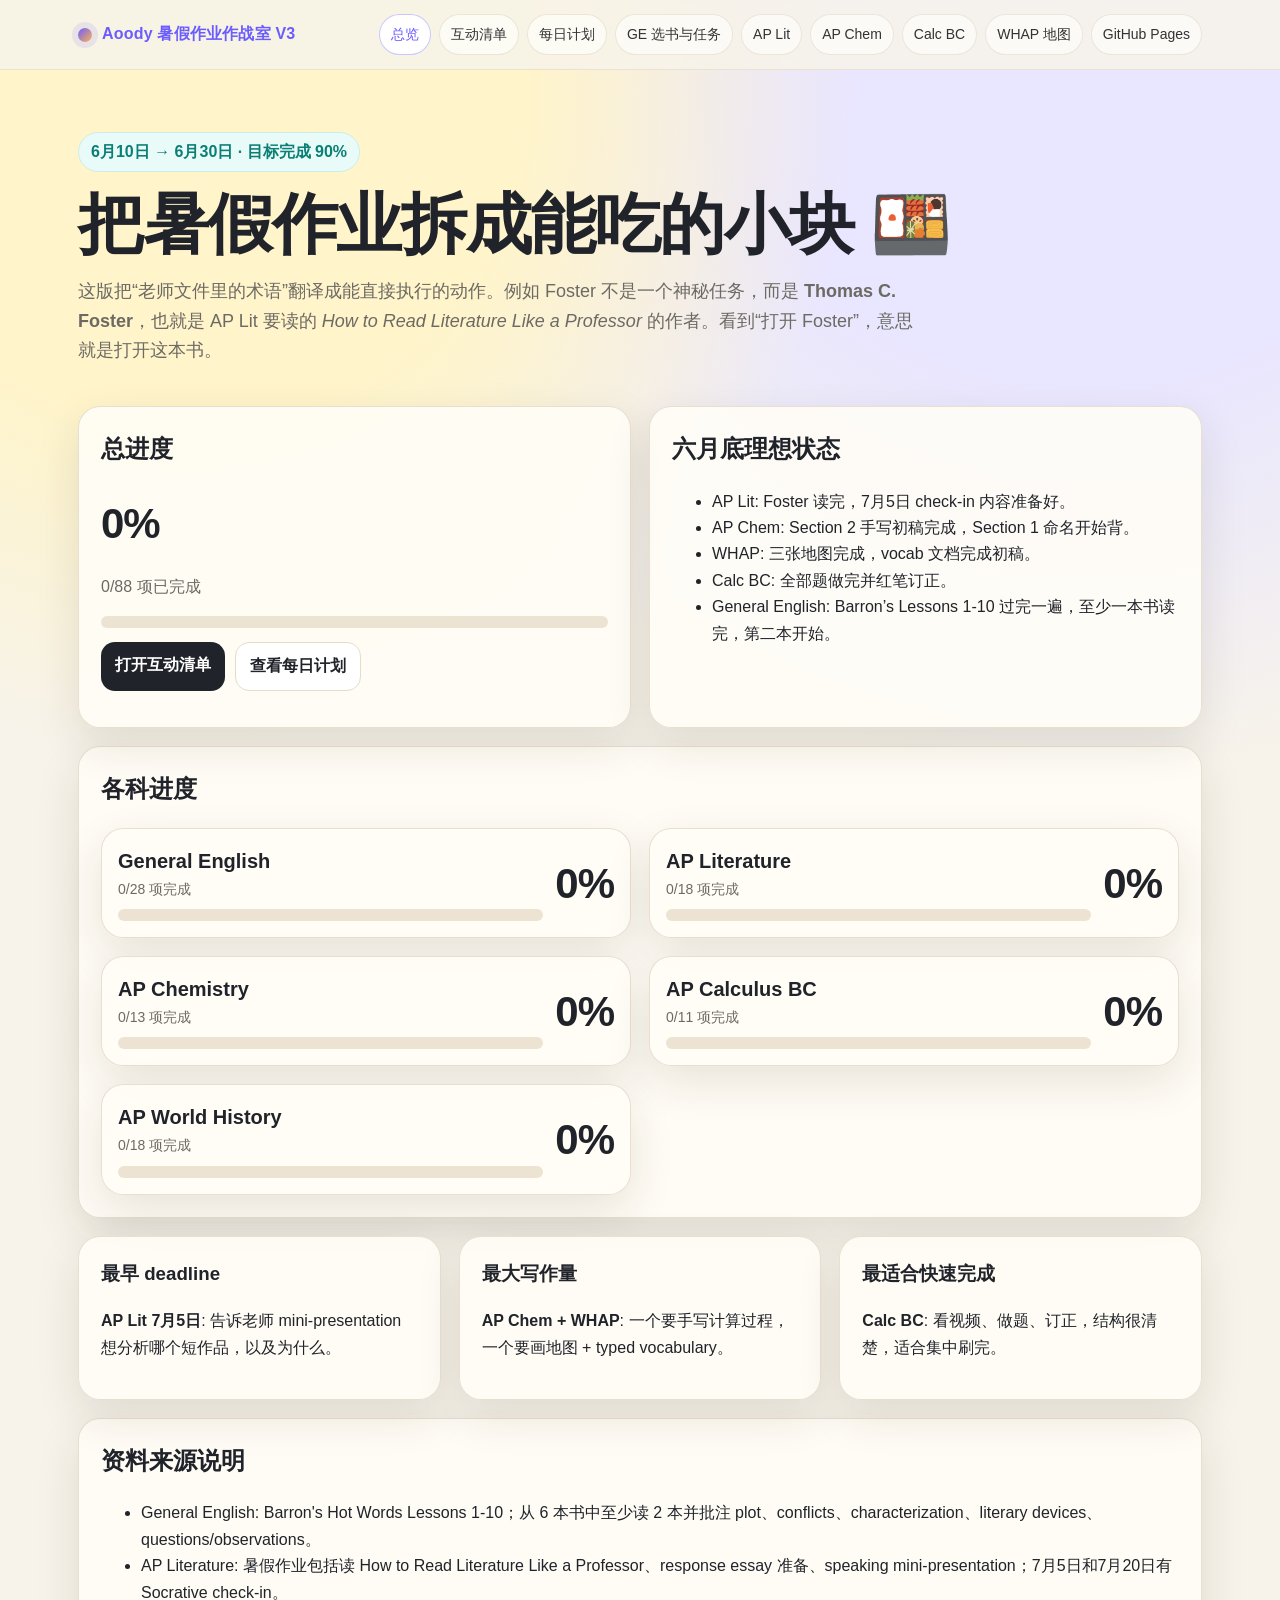
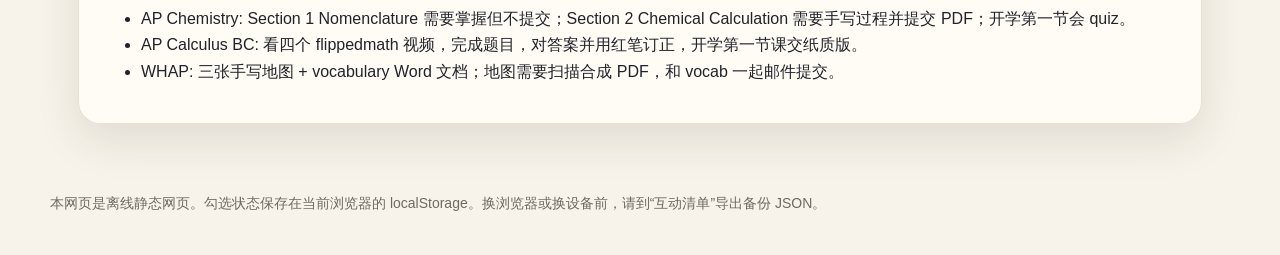
<file: index.html>
<!doctype html>
<html lang="zh-CN">
<head>
<meta charset="utf-8">
<meta name="viewport" content="width=device-width, initial-scale=1">
<title>总览 | Aoody 暑假作业作战室 V3</title>
<link rel="stylesheet" href="styles.css">
<script src="data.js"></script>
<script src="app.js" defer></script>
</head>
<body>
<header class="topbar"><div class="topbar-inner"><a class="brand" href="index.html"><span class="dot"></span><span>Aoody 暑假作业作战室 V3</span></a><nav><a href="index.html">总览</a><a href="checklist.html">互动清单</a><a href="daily-plan.html">每日计划</a><a href="ge.html">GE 选书与任务</a><a href="ap-lit.html">AP Lit</a><a href="ap-chem.html">AP Chem</a><a href="calc.html">Calc BC</a><a href="whap.html">WHAP 地图</a><a href="deploy.html">GitHub Pages</a></nav></div></header>
<main class="shell">
<section class="hero">
  <span class="kicker">6月10日 → 6月30日 · 目标完成 90%</span>
  <h1>把暑假作业拆成能吃的小块 🍱</h1>
  <p>这版把“老师文件里的术语”翻译成能直接执行的动作。例如 Foster 不是一个神秘任务，而是 <b>Thomas C. Foster</b>，也就是 AP Lit 要读的 <i>How to Read Literature Like a Professor</i> 的作者。看到“打开 Foster”，意思就是打开这本书。</p>
</section>
<section class="grid two">
  <div class="card"><h2>总进度</h2><div class="big-number" data-total-progress>0%</div><p class="muted"><span data-total-count>0/0</span> 项已完成</p><div class="progress-wrap"><div class="progress-bar" data-total-bar></div></div><div class="button-row"><a class="btn" href="checklist.html">打开互动清单</a><a class="btn secondary" href="daily-plan.html">查看每日计划</a></div></div>
  <div class="card"><h2>六月底理想状态</h2><ul><li>AP Lit: Foster 读完，7月5日 check-in 内容准备好。</li><li>AP Chem: Section 2 手写初稿完成，Section 1 命名开始背。</li><li>WHAP: 三张地图完成，vocab 文档完成初稿。</li><li>Calc BC: 全部题做完并红笔订正。</li><li>General English: Barron’s Lessons 1-10 过完一遍，至少一本书读完，第二本开始。</li></ul></div>
</section>
<section class="card" style="margin-top:18px"><h2>各科进度</h2><div class="grid two" data-progress-cards></div></section>
<section class="grid three" style="margin-top:18px">
  <div class="card"><h3>最早 deadline</h3><p><b>AP Lit 7月5日</b>: 告诉老师 mini-presentation 想分析哪个短作品，以及为什么。</p></div>
  <div class="card"><h3>最大写作量</h3><p><b>AP Chem + WHAP</b>: 一个要手写计算过程，一个要画地图 + typed vocabulary。</p></div>
  <div class="card"><h3>最适合快速完成</h3><p><b>Calc BC</b>: 看视频、做题、订正，结构很清楚，适合集中刷完。</p></div>
</section>
<section class="card" style="margin-top:18px"><h2>资料来源说明</h2><ul><li>General English: Barron's Hot Words Lessons 1-10；从 6 本书中至少读 2 本并批注 plot、conflicts、characterization、literary devices、questions/observations。</li><li>AP Literature: 暑假作业包括读 How to Read Literature Like a Professor、response essay 准备、speaking mini-presentation；7月5日和7月20日有 Socrative check-in。</li><li>AP Chemistry: Section 1 Nomenclature 需要掌握但不提交；Section 2 Chemical Calculation 需要手写过程并提交 PDF；开学第一节会 quiz。</li><li>AP Calculus BC: 看四个 flippedmath 视频，完成题目，对答案并用红笔订正，开学第一节课交纸质版。</li><li>WHAP: 三张手写地图 + vocabulary Word 文档；地图需要扫描合成 PDF，和 vocab 一起邮件提交。</li></ul></section>
</main>
<footer class="shell footer">本网页是离线静态网页。勾选状态保存在当前浏览器的 localStorage。换浏览器或换设备前，请到“互动清单”导出备份 JSON。</footer>
</body></html>
</file>
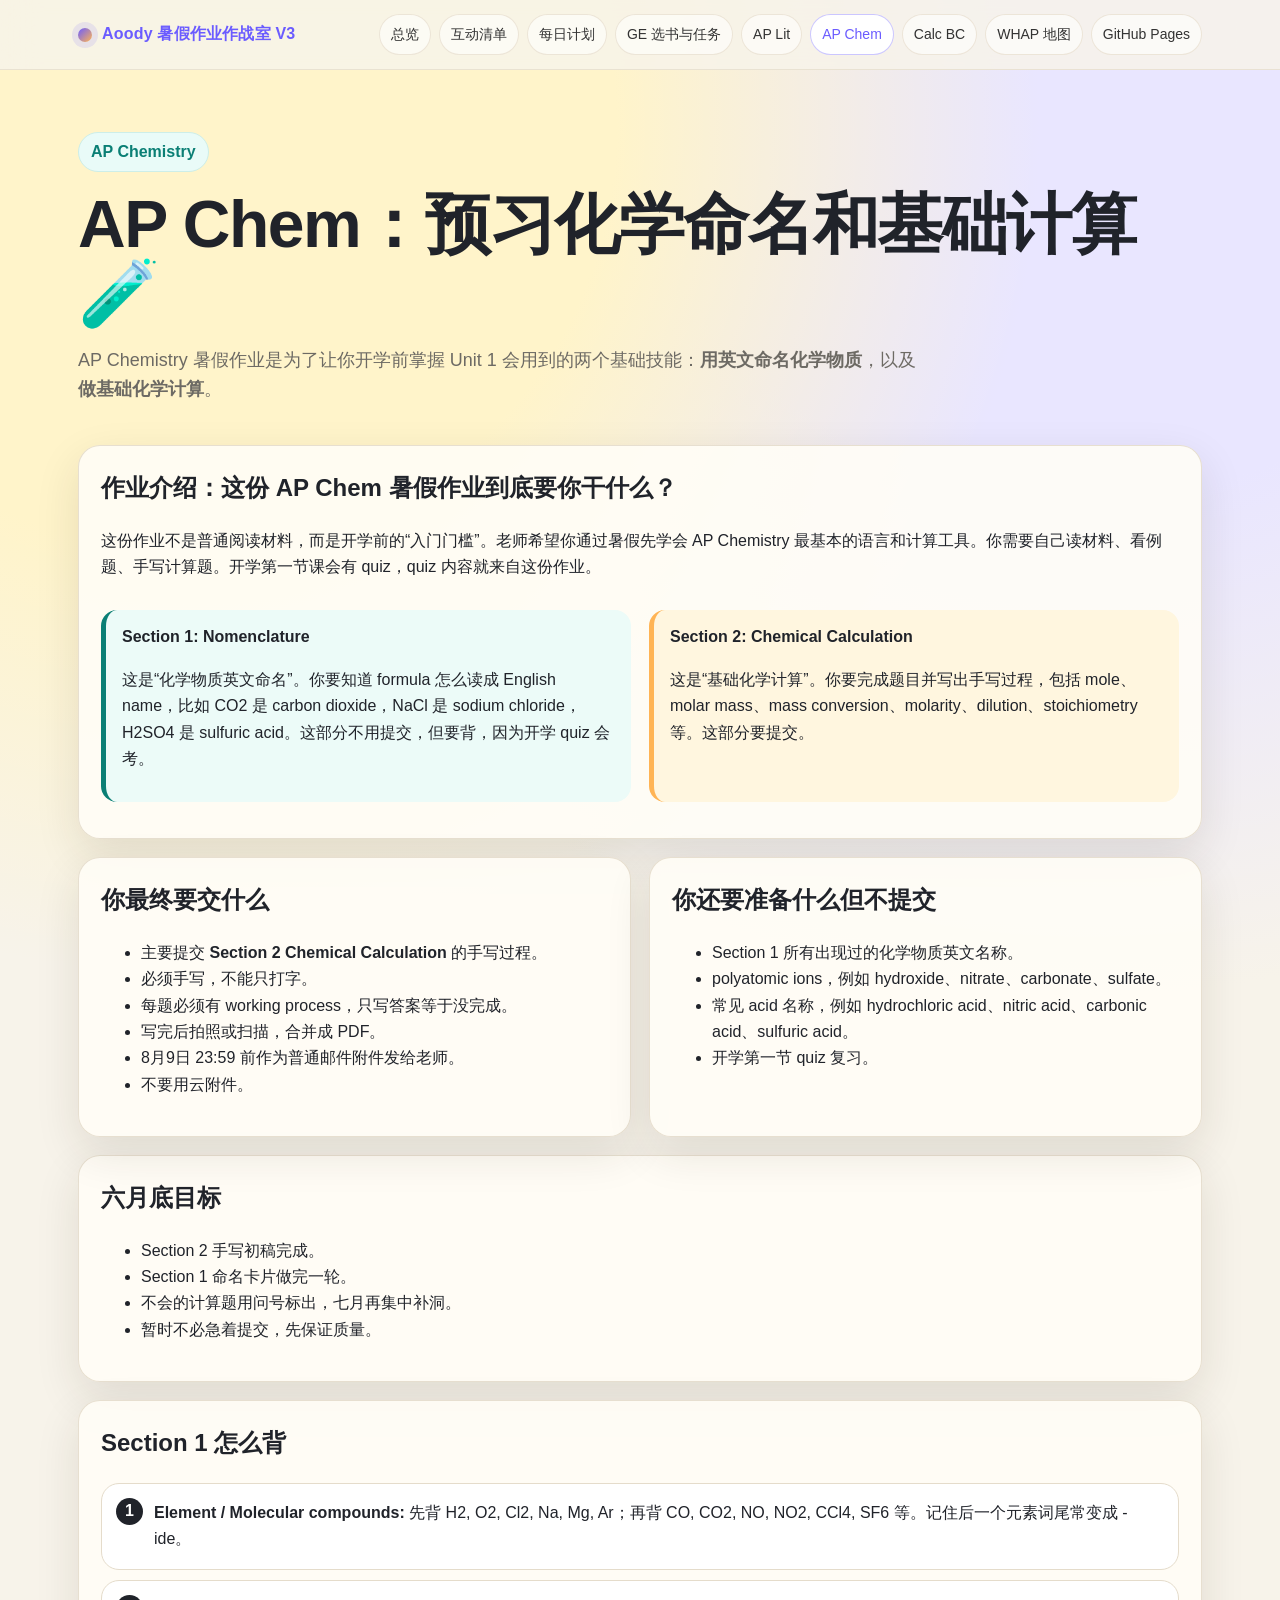
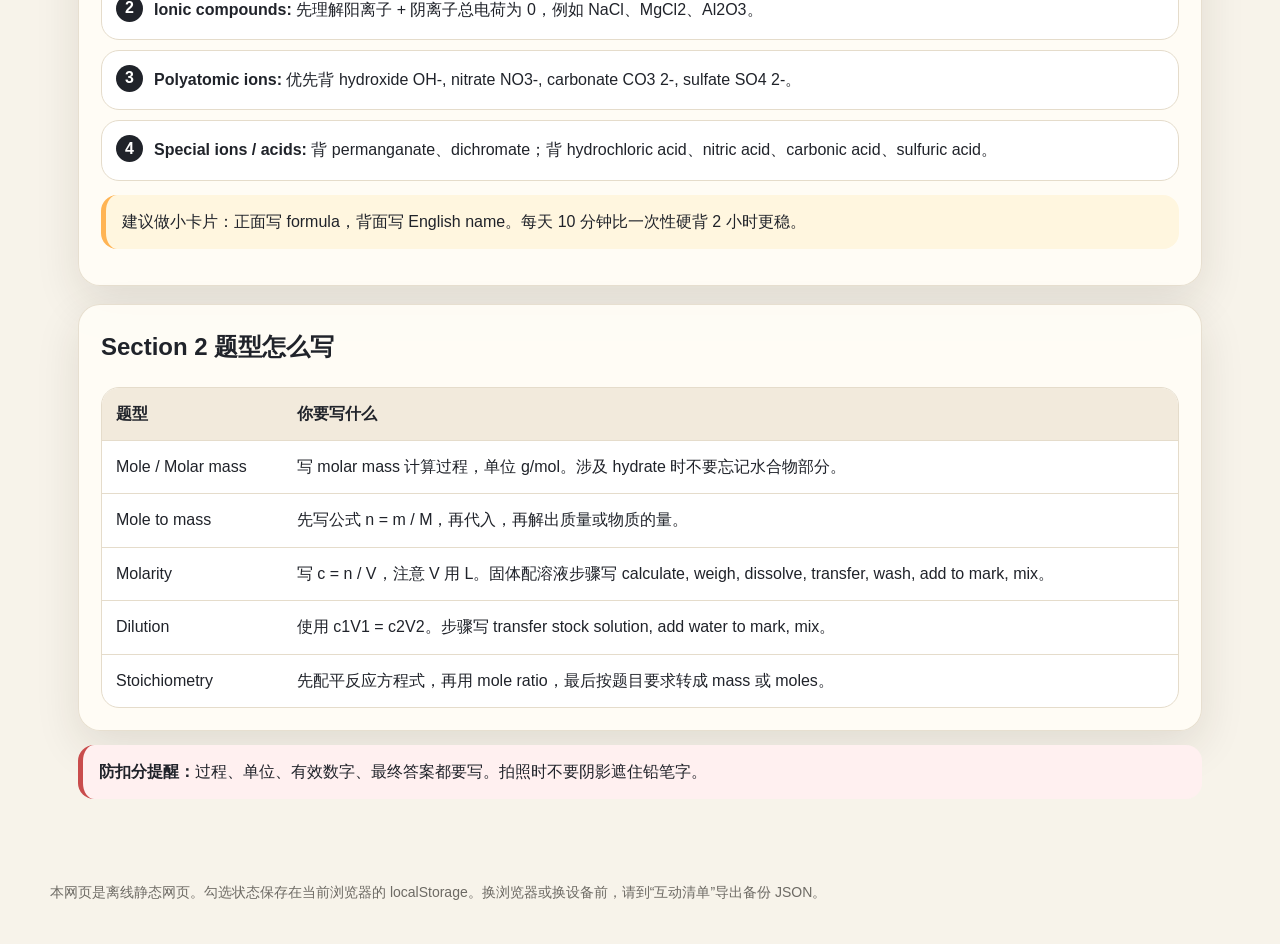
<file: ap-chem.html>
<!doctype html>
<html lang="zh-CN">
<head>
<meta charset="utf-8"><meta name="viewport" content="width=device-width, initial-scale=1">
<title>AP Chem | Aoody 暑假作业作战室 V3</title>
<link rel="stylesheet" href="styles.css"><script src="data.js"></script><script src="app.js" defer></script>
</head>
<body>
<header class="topbar"><div class="topbar-inner"><a class="brand" href="index.html"><span class="dot"></span><span>Aoody 暑假作业作战室 V3</span></a><nav><a href="index.html">总览</a><a href="checklist.html">互动清单</a><a href="daily-plan.html">每日计划</a><a href="ge.html">GE 选书与任务</a><a href="ap-lit.html">AP Lit</a><a href="ap-chem.html">AP Chem</a><a href="calc.html">Calc BC</a><a href="whap.html">WHAP 地图</a><a href="deploy.html">GitHub Pages</a></nav></div></header>
<main class="shell">
<section class="hero"><span class="kicker">AP Chemistry</span><h1>AP Chem：预习化学命名和基础计算 🧪</h1><p>AP Chemistry 暑假作业是为了让你开学前掌握 Unit 1 会用到的两个基础技能：<b>用英文命名化学物质</b>，以及<b>做基础化学计算</b>。</p></section>
<section class="card"><h2>作业介绍：这份 AP Chem 暑假作业到底要你干什么？</h2><p>这份作业不是普通阅读材料，而是开学前的“入门门槛”。老师希望你通过暑假先学会 AP Chemistry 最基本的语言和计算工具。你需要自己读材料、看例题、手写计算题。开学第一节课会有 quiz，quiz 内容就来自这份作业。</p><div class="grid two"><div class="notice green"><b>Section 1: Nomenclature</b><p>这是“化学物质英文命名”。你要知道 formula 怎么读成 English name，比如 CO2 是 carbon dioxide，NaCl 是 sodium chloride，H2SO4 是 sulfuric acid。这部分不用提交，但要背，因为开学 quiz 会考。</p></div><div class="notice yellow"><b>Section 2: Chemical Calculation</b><p>这是“基础化学计算”。你要完成题目并写出手写过程，包括 mole、molar mass、mass conversion、molarity、dilution、stoichiometry 等。这部分要提交。</p></div></div></section>
<section class="grid two" style="margin-top:18px"><div class="card"><h2>你最终要交什么</h2><ul><li>主要提交 <b>Section 2 Chemical Calculation</b> 的手写过程。</li><li>必须手写，不能只打字。</li><li>每题必须有 working process，只写答案等于没完成。</li><li>写完后拍照或扫描，合并成 PDF。</li><li>8月9日 23:59 前作为普通邮件附件发给老师。</li><li>不要用云附件。</li></ul></div><div class="card"><h2>你还要准备什么但不提交</h2><ul><li>Section 1 所有出现过的化学物质英文名称。</li><li>polyatomic ions，例如 hydroxide、nitrate、carbonate、sulfate。</li><li>常见 acid 名称，例如 hydrochloric acid、nitric acid、carbonic acid、sulfuric acid。</li><li>开学第一节 quiz 复习。</li></ul></div></section>
<section class="card" style="margin-top:18px"><h2>六月底目标</h2><ul><li>Section 2 手写初稿完成。</li><li>Section 1 命名卡片做完一轮。</li><li>不会的计算题用问号标出，七月再集中补洞。</li><li>暂时不必急着提交，先保证质量。</li></ul></section>
<section class="card" style="margin-top:18px"><h2>Section 1 怎么背</h2><div class="steps"><div class="step"><b>Element / Molecular compounds:</b> 先背 H2, O2, Cl2, Na, Mg, Ar；再背 CO, CO2, NO, NO2, CCl4, SF6 等。记住后一个元素词尾常变成 -ide。</div><div class="step"><b>Ionic compounds:</b> 先理解阳离子 + 阴离子总电荷为 0，例如 NaCl、MgCl2、Al2O3。</div><div class="step"><b>Polyatomic ions:</b> 优先背 hydroxide OH-, nitrate NO3-, carbonate CO3 2-, sulfate SO4 2-。</div><div class="step"><b>Special ions / acids:</b> 背 permanganate、dichromate；背 hydrochloric acid、nitric acid、carbonic acid、sulfuric acid。</div></div><div class="notice yellow">建议做小卡片：正面写 formula，背面写 English name。每天 10 分钟比一次性硬背 2 小时更稳。</div></section>
<section class="card" style="margin-top:18px"><h2>Section 2 题型怎么写</h2><table class="table"><tr><th>题型</th><th>你要写什么</th></tr><tr><td>Mole / Molar mass</td><td>写 molar mass 计算过程，单位 g/mol。涉及 hydrate 时不要忘记水合物部分。</td></tr><tr><td>Mole to mass</td><td>先写公式 n = m / M，再代入，再解出质量或物质的量。</td></tr><tr><td>Molarity</td><td>写 c = n / V，注意 V 用 L。固体配溶液步骤写 calculate, weigh, dissolve, transfer, wash, add to mark, mix。</td></tr><tr><td>Dilution</td><td>使用 c1V1 = c2V2。步骤写 transfer stock solution, add water to mark, mix。</td></tr><tr><td>Stoichiometry</td><td>先配平反应方程式，再用 mole ratio，最后按题目要求转成 mass 或 moles。</td></tr></table></section>
<section class="notice red"><b>防扣分提醒：</b>过程、单位、有效数字、最终答案都要写。拍照时不要阴影遮住铅笔字。</section>
</main>
<footer class="shell footer">本网页是离线静态网页。勾选状态保存在当前浏览器的 localStorage。换浏览器或换设备前，请到“互动清单”导出备份 JSON。</footer>
</body></html>
</file>
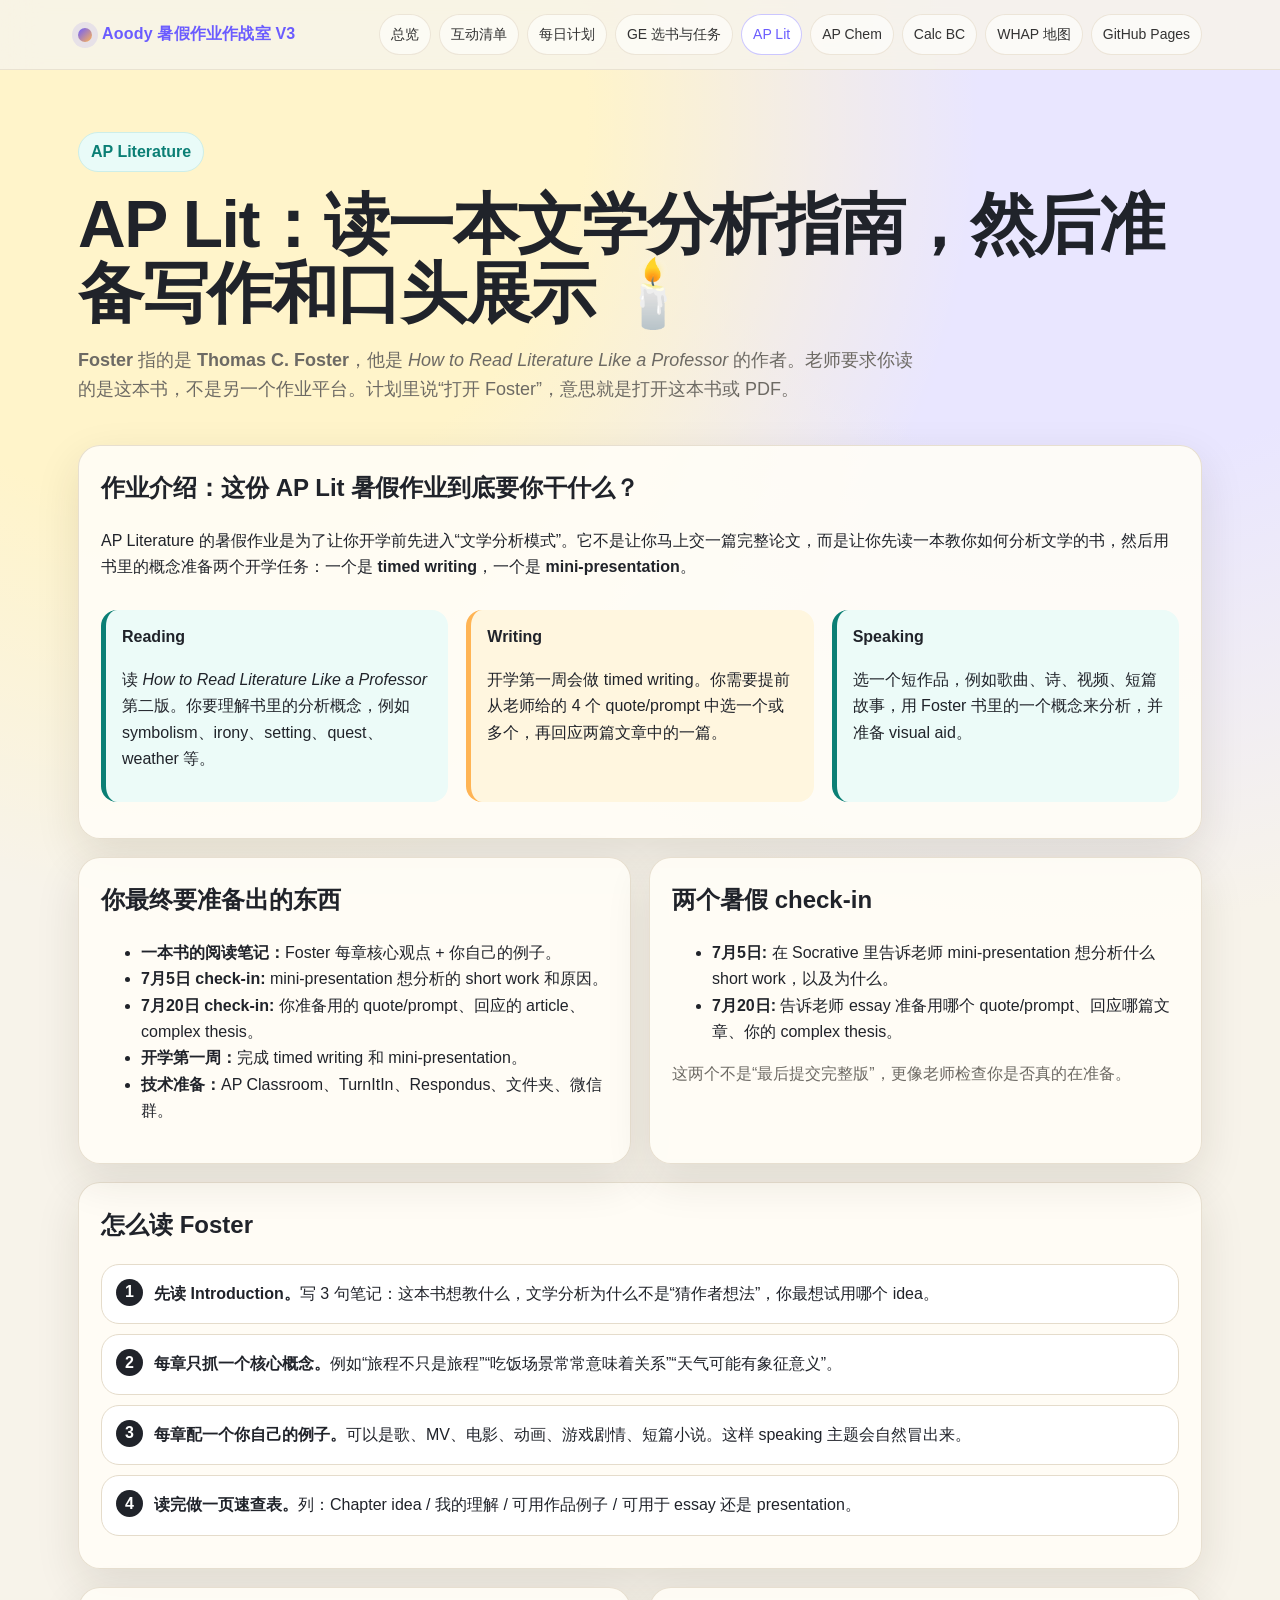
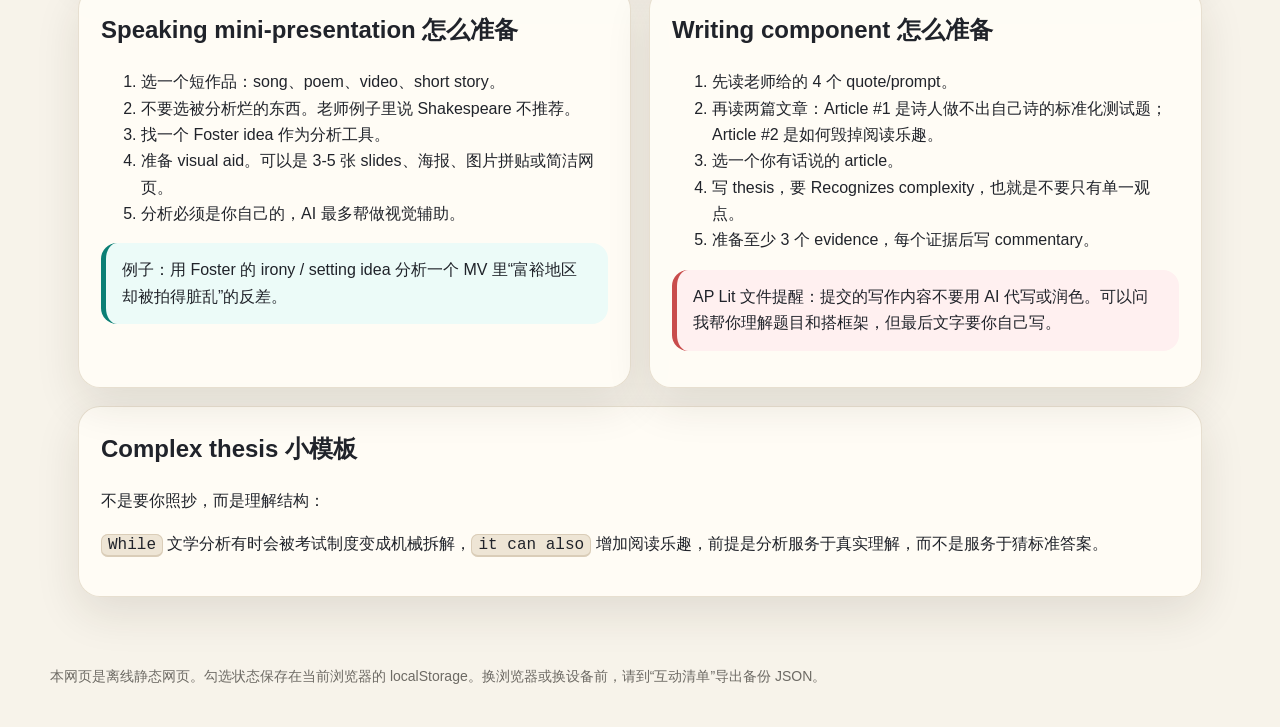
<file: ap-lit.html>
<!doctype html>
<html lang="zh-CN">
<head>
<meta charset="utf-8">
<meta name="viewport" content="width=device-width, initial-scale=1">
<title>AP Lit | Aoody 暑假作业作战室 V3</title>
<link rel="stylesheet" href="styles.css">
<script src="data.js"></script>
<script src="app.js" defer></script>
</head>
<body>
<header class="topbar"><div class="topbar-inner"><a class="brand" href="index.html"><span class="dot"></span><span>Aoody 暑假作业作战室 V3</span></a><nav><a href="index.html">总览</a><a href="checklist.html">互动清单</a><a href="daily-plan.html">每日计划</a><a href="ge.html">GE 选书与任务</a><a href="ap-lit.html">AP Lit</a><a href="ap-chem.html">AP Chem</a><a href="calc.html">Calc BC</a><a href="whap.html">WHAP 地图</a><a href="deploy.html">GitHub Pages</a></nav></div></header>
<main class="shell">
<section class="hero"><span class="kicker">AP Literature</span><h1>AP Lit：读一本文学分析指南，然后准备写作和口头展示 🕯️</h1><p><b>Foster</b> 指的是 <b>Thomas C. Foster</b>，他是 <i>How to Read Literature Like a Professor</i> 的作者。老师要求你读的是这本书，不是另一个作业平台。计划里说“打开 Foster”，意思就是打开这本书或 PDF。</p></section>
<section class="card"><h2>作业介绍：这份 AP Lit 暑假作业到底要你干什么？</h2><p>AP Literature 的暑假作业是为了让你开学前先进入“文学分析模式”。它不是让你马上交一篇完整论文，而是让你先读一本教你如何分析文学的书，然后用书里的概念准备两个开学任务：一个是 <b>timed writing</b>，一个是 <b>mini-presentation</b>。</p><div class="grid three"><div class="notice green"><b>Reading</b><p>读 <i>How to Read Literature Like a Professor</i> 第二版。你要理解书里的分析概念，例如 symbolism、irony、setting、quest、weather 等。</p></div><div class="notice yellow"><b>Writing</b><p>开学第一周会做 timed writing。你需要提前从老师给的 4 个 quote/prompt 中选一个或多个，再回应两篇文章中的一篇。</p></div><div class="notice green"><b>Speaking</b><p>选一个短作品，例如歌曲、诗、视频、短篇故事，用 Foster 书里的一个概念来分析，并准备 visual aid。</p></div></div></section>
<section class="grid two" style="margin-top:18px"><div class="card"><h2>你最终要准备出的东西</h2><ul><li><b>一本书的阅读笔记：</b>Foster 每章核心观点 + 你自己的例子。</li><li><b>7月5日 check-in:</b> mini-presentation 想分析的 short work 和原因。</li><li><b>7月20日 check-in:</b> 你准备用的 quote/prompt、回应的 article、complex thesis。</li><li><b>开学第一周：</b>完成 timed writing 和 mini-presentation。</li><li><b>技术准备：</b>AP Classroom、TurnItIn、Respondus、文件夹、微信群。</li></ul></div><div class="card"><h2>两个暑假 check-in</h2><ul><li><b>7月5日:</b> 在 Socrative 里告诉老师 mini-presentation 想分析什么 short work，以及为什么。</li><li><b>7月20日:</b> 告诉老师 essay 准备用哪个 quote/prompt、回应哪篇文章、你的 complex thesis。</li></ul><p class="muted">这两个不是“最后提交完整版”，更像老师检查你是否真的在准备。</p></div></section>
<section class="card" style="margin-top:18px"><h2>怎么读 Foster</h2><div class="steps"><div class="step"><b>先读 Introduction。</b>写 3 句笔记：这本书想教什么，文学分析为什么不是“猜作者想法”，你最想试用哪个 idea。</div><div class="step"><b>每章只抓一个核心概念。</b>例如“旅程不只是旅程”“吃饭场景常常意味着关系”“天气可能有象征意义”。</div><div class="step"><b>每章配一个你自己的例子。</b>可以是歌、MV、电影、动画、游戏剧情、短篇小说。这样 speaking 主题会自然冒出来。</div><div class="step"><b>读完做一页速查表。</b>列：Chapter idea / 我的理解 / 可用作品例子 / 可用于 essay 还是 presentation。</div></div></section>
<section class="grid two" style="margin-top:18px"><div class="card"><h2>Speaking mini-presentation 怎么准备</h2><ol><li>选一个短作品：song、poem、video、short story。</li><li>不要选被分析烂的东西。老师例子里说 Shakespeare 不推荐。</li><li>找一个 Foster idea 作为分析工具。</li><li>准备 visual aid。可以是 3-5 张 slides、海报、图片拼贴或简洁网页。</li><li>分析必须是你自己的，AI 最多帮做视觉辅助。</li></ol><div class="notice green">例子：用 Foster 的 irony / setting idea 分析一个 MV 里“富裕地区却被拍得脏乱”的反差。</div></div><div class="card"><h2>Writing component 怎么准备</h2><ol><li>先读老师给的 4 个 quote/prompt。</li><li>再读两篇文章：Article #1 是诗人做不出自己诗的标准化测试题；Article #2 是如何毁掉阅读乐趣。</li><li>选一个你有话说的 article。</li><li>写 thesis，要 Recognizes complexity，也就是不要只有单一观点。</li><li>准备至少 3 个 evidence，每个证据后写 commentary。</li></ol><div class="notice red">AP Lit 文件提醒：提交的写作内容不要用 AI 代写或润色。可以问我帮你理解题目和搭框架，但最后文字要你自己写。</div></div></section>
<section class="card" style="margin-top:18px"><h2>Complex thesis 小模板</h2><p>不是要你照抄，而是理解结构：</p><p><span class="kbd">While</span> 文学分析有时会被考试制度变成机械拆解，<span class="kbd">it can also</span> 增加阅读乐趣，前提是分析服务于真实理解，而不是服务于猜标准答案。</p></section>
</main>
<footer class="shell footer">本网页是离线静态网页。勾选状态保存在当前浏览器的 localStorage。换浏览器或换设备前，请到“互动清单”导出备份 JSON。</footer>
</body></html>
</file>
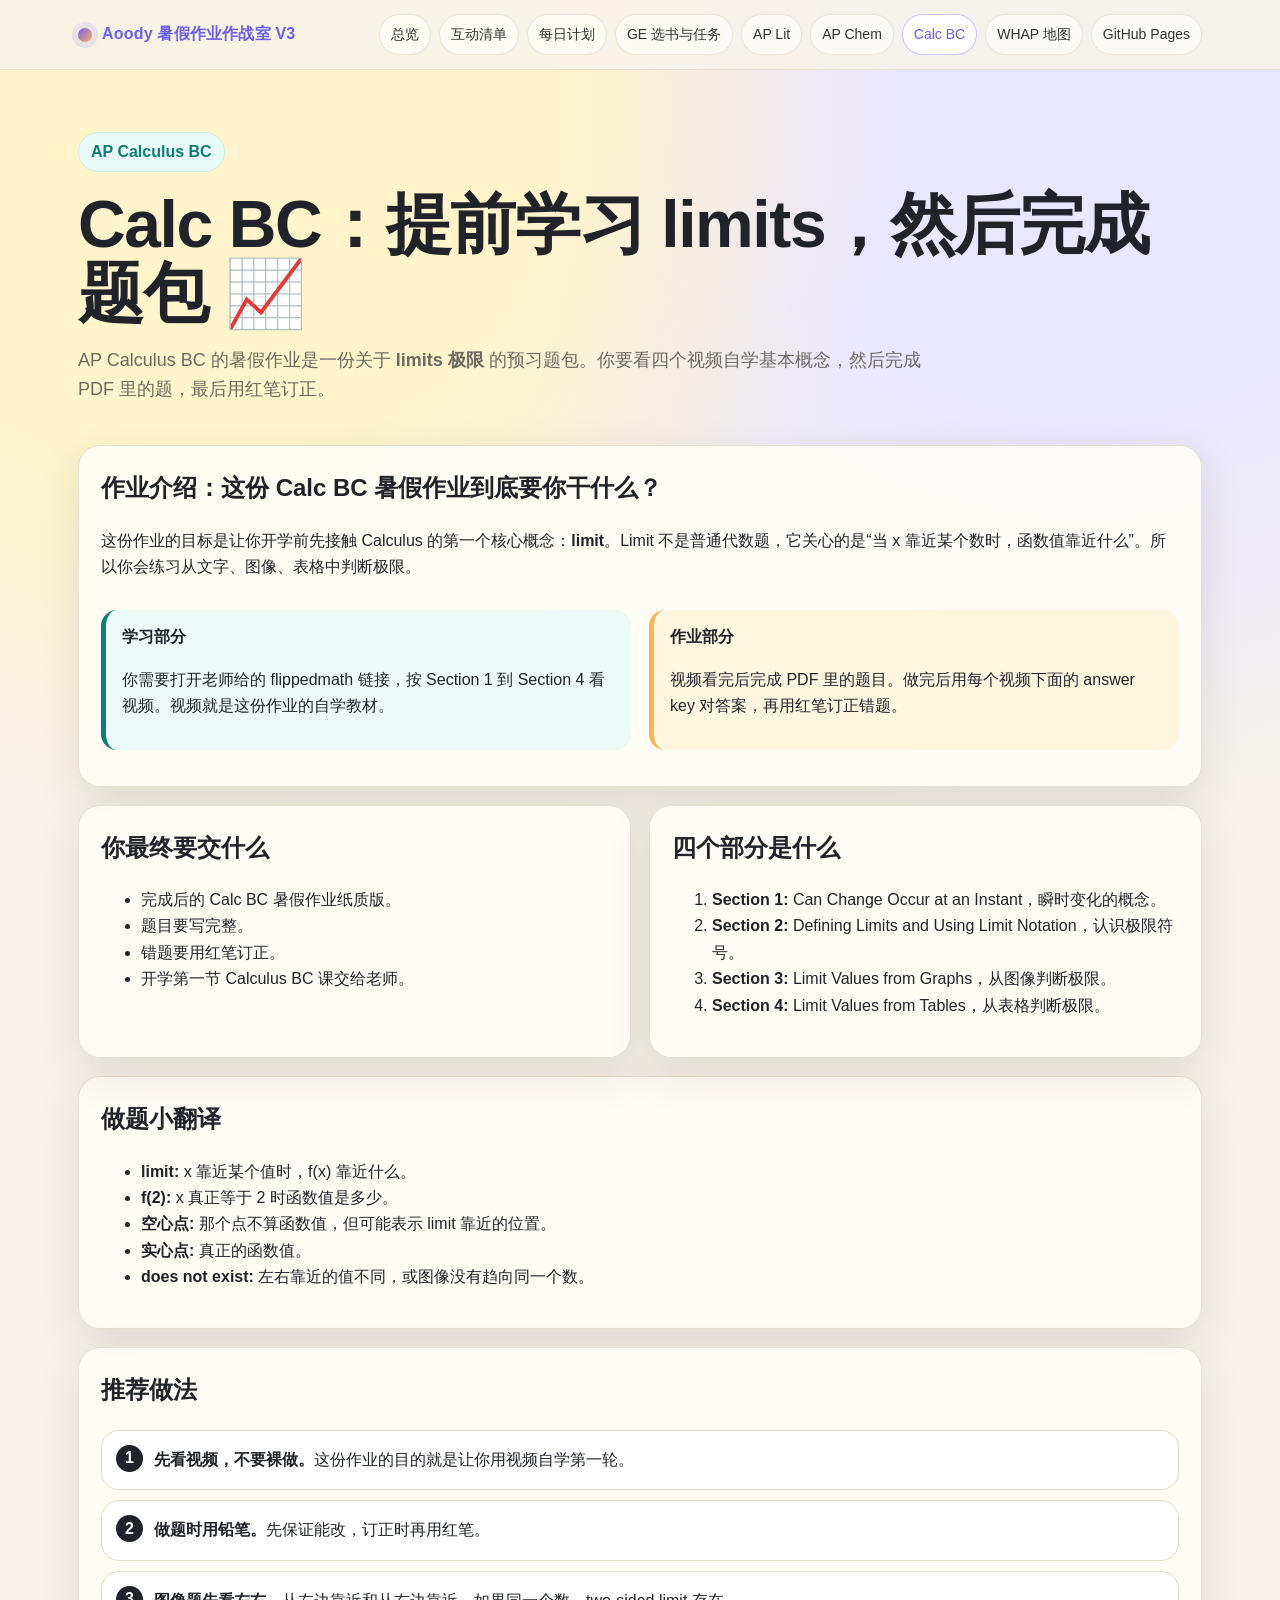
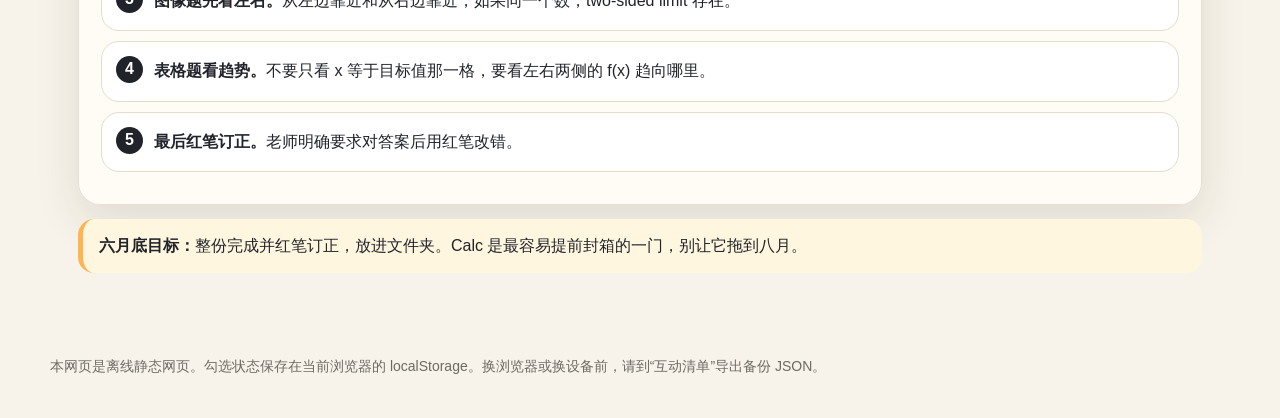
<file: calc.html>
<!doctype html>
<html lang="zh-CN">
<head>
<meta charset="utf-8"><meta name="viewport" content="width=device-width, initial-scale=1">
<title>Calc BC | Aoody 暑假作业作战室 V3</title>
<link rel="stylesheet" href="styles.css"><script src="data.js"></script><script src="app.js" defer></script>
</head>
<body>
<header class="topbar"><div class="topbar-inner"><a class="brand" href="index.html"><span class="dot"></span><span>Aoody 暑假作业作战室 V3</span></a><nav><a href="index.html">总览</a><a href="checklist.html">互动清单</a><a href="daily-plan.html">每日计划</a><a href="ge.html">GE 选书与任务</a><a href="ap-lit.html">AP Lit</a><a href="ap-chem.html">AP Chem</a><a href="calc.html">Calc BC</a><a href="whap.html">WHAP 地图</a><a href="deploy.html">GitHub Pages</a></nav></div></header>
<main class="shell">
<section class="hero"><span class="kicker">AP Calculus BC</span><h1>Calc BC：提前学习 limits，然后完成题包 📈</h1><p>AP Calculus BC 的暑假作业是一份关于 <b>limits 极限</b> 的预习题包。你要看四个视频自学基本概念，然后完成 PDF 里的题，最后用红笔订正。</p></section>
<section class="card"><h2>作业介绍：这份 Calc BC 暑假作业到底要你干什么？</h2><p>这份作业的目标是让你开学前先接触 Calculus 的第一个核心概念：<b>limit</b>。Limit 不是普通代数题，它关心的是“当 x 靠近某个数时，函数值靠近什么”。所以你会练习从文字、图像、表格中判断极限。</p><div class="grid two"><div class="notice green"><b>学习部分</b><p>你需要打开老师给的 flippedmath 链接，按 Section 1 到 Section 4 看视频。视频就是这份作业的自学教材。</p></div><div class="notice yellow"><b>作业部分</b><p>视频看完后完成 PDF 里的题目。做完后用每个视频下面的 answer key 对答案，再用红笔订正错题。</p></div></div></section>
<section class="grid two" style="margin-top:18px"><div class="card"><h2>你最终要交什么</h2><ul><li>完成后的 Calc BC 暑假作业纸质版。</li><li>题目要写完整。</li><li>错题要用红笔订正。</li><li>开学第一节 Calculus BC 课交给老师。</li></ul></div><div class="card"><h2>四个部分是什么</h2><ol><li><b>Section 1:</b> Can Change Occur at an Instant，瞬时变化的概念。</li><li><b>Section 2:</b> Defining Limits and Using Limit Notation，认识极限符号。</li><li><b>Section 3:</b> Limit Values from Graphs，从图像判断极限。</li><li><b>Section 4:</b> Limit Values from Tables，从表格判断极限。</li></ol></div></section>
<section class="card" style="margin-top:18px"><h2>做题小翻译</h2><ul><li><b>limit:</b> x 靠近某个值时，f(x) 靠近什么。</li><li><b>f(2):</b> x 真正等于 2 时函数值是多少。</li><li><b>空心点:</b> 那个点不算函数值，但可能表示 limit 靠近的位置。</li><li><b>实心点:</b> 真正的函数值。</li><li><b>does not exist:</b> 左右靠近的值不同，或图像没有趋向同一个数。</li></ul></section>
<section class="card" style="margin-top:18px"><h2>推荐做法</h2><div class="steps"><div class="step"><b>先看视频，不要裸做。</b>这份作业的目的就是让你用视频自学第一轮。</div><div class="step"><b>做题时用铅笔。</b>先保证能改，订正时再用红笔。</div><div class="step"><b>图像题先看左右。</b>从左边靠近和从右边靠近，如果同一个数，two-sided limit 存在。</div><div class="step"><b>表格题看趋势。</b>不要只看 x 等于目标值那一格，要看左右两侧的 f(x) 趋向哪里。</div><div class="step"><b>最后红笔订正。</b>老师明确要求对答案后用红笔改错。</div></div></section>
<section class="notice yellow"><b>六月底目标：</b>整份完成并红笔订正，放进文件夹。Calc 是最容易提前封箱的一门，别让它拖到八月。</section>
</main>
<footer class="shell footer">本网页是离线静态网页。勾选状态保存在当前浏览器的 localStorage。换浏览器或换设备前，请到“互动清单”导出备份 JSON。</footer>
</body></html>
</file>
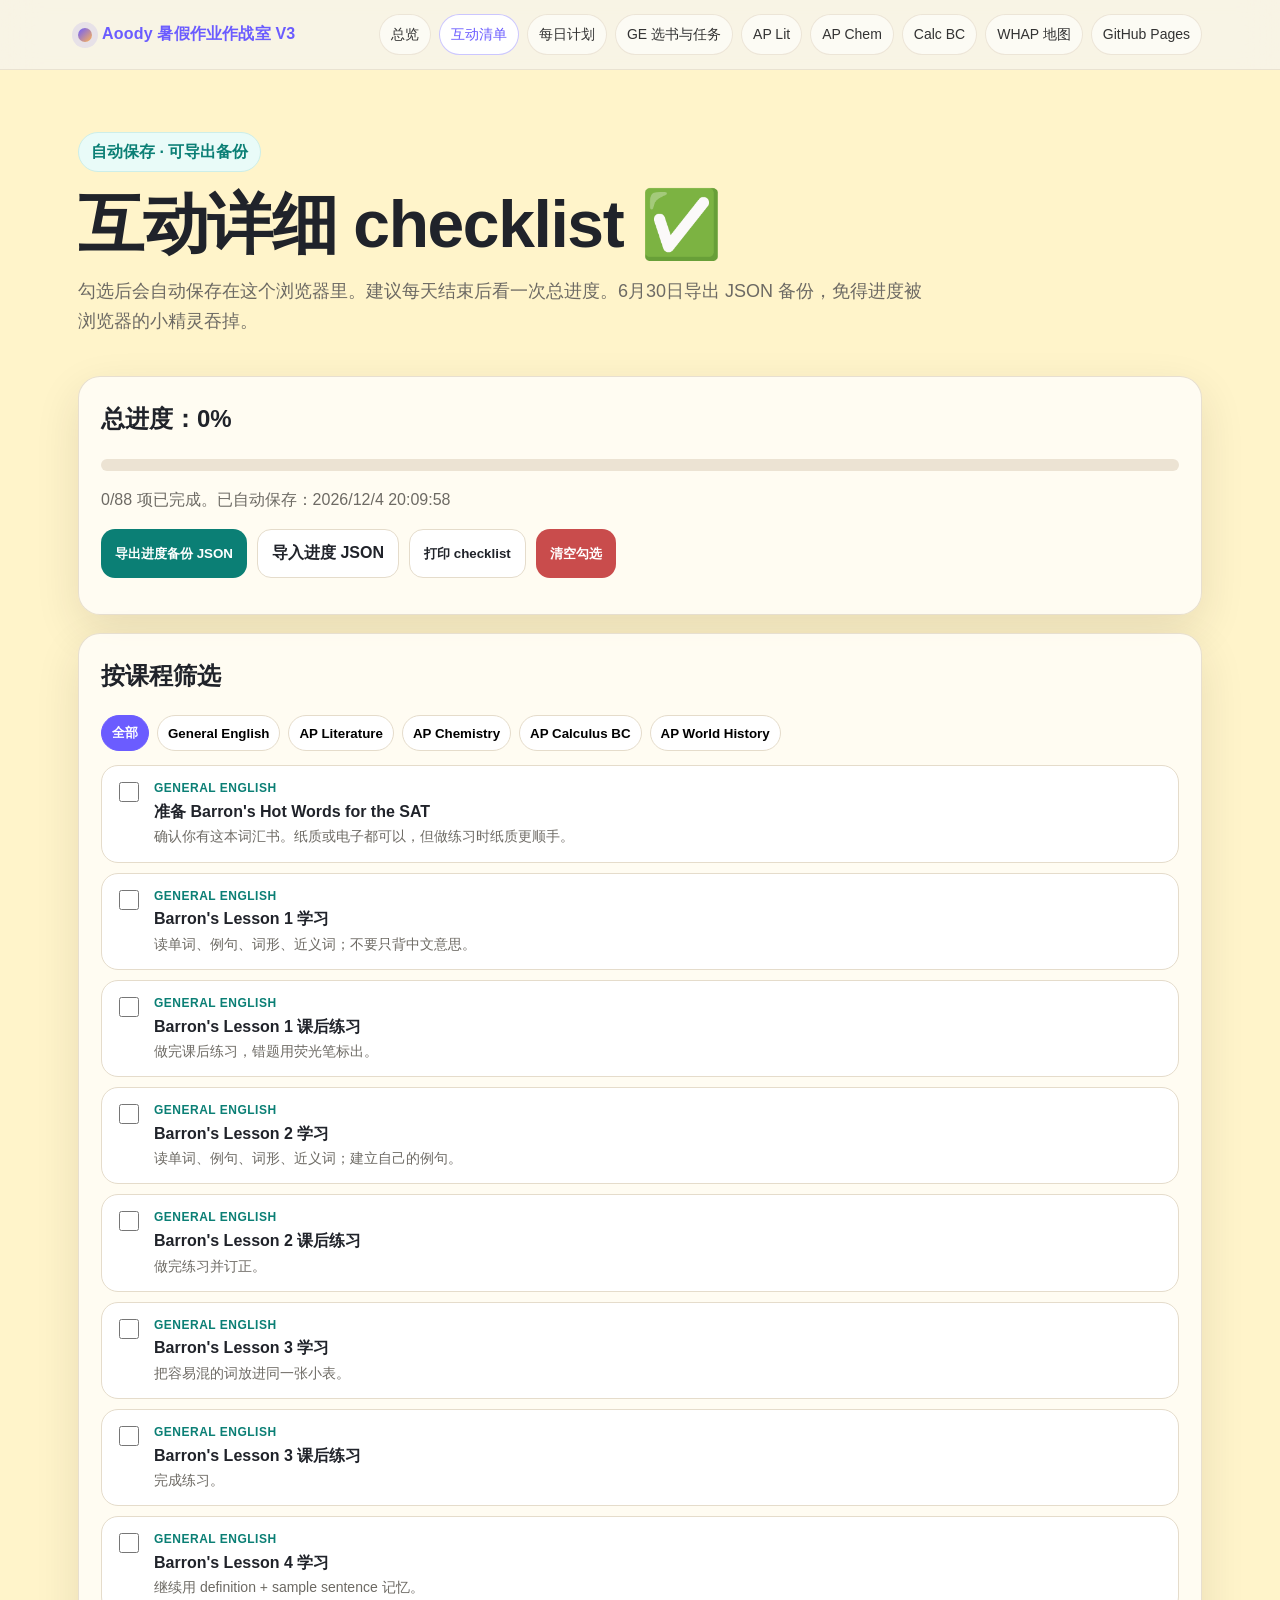
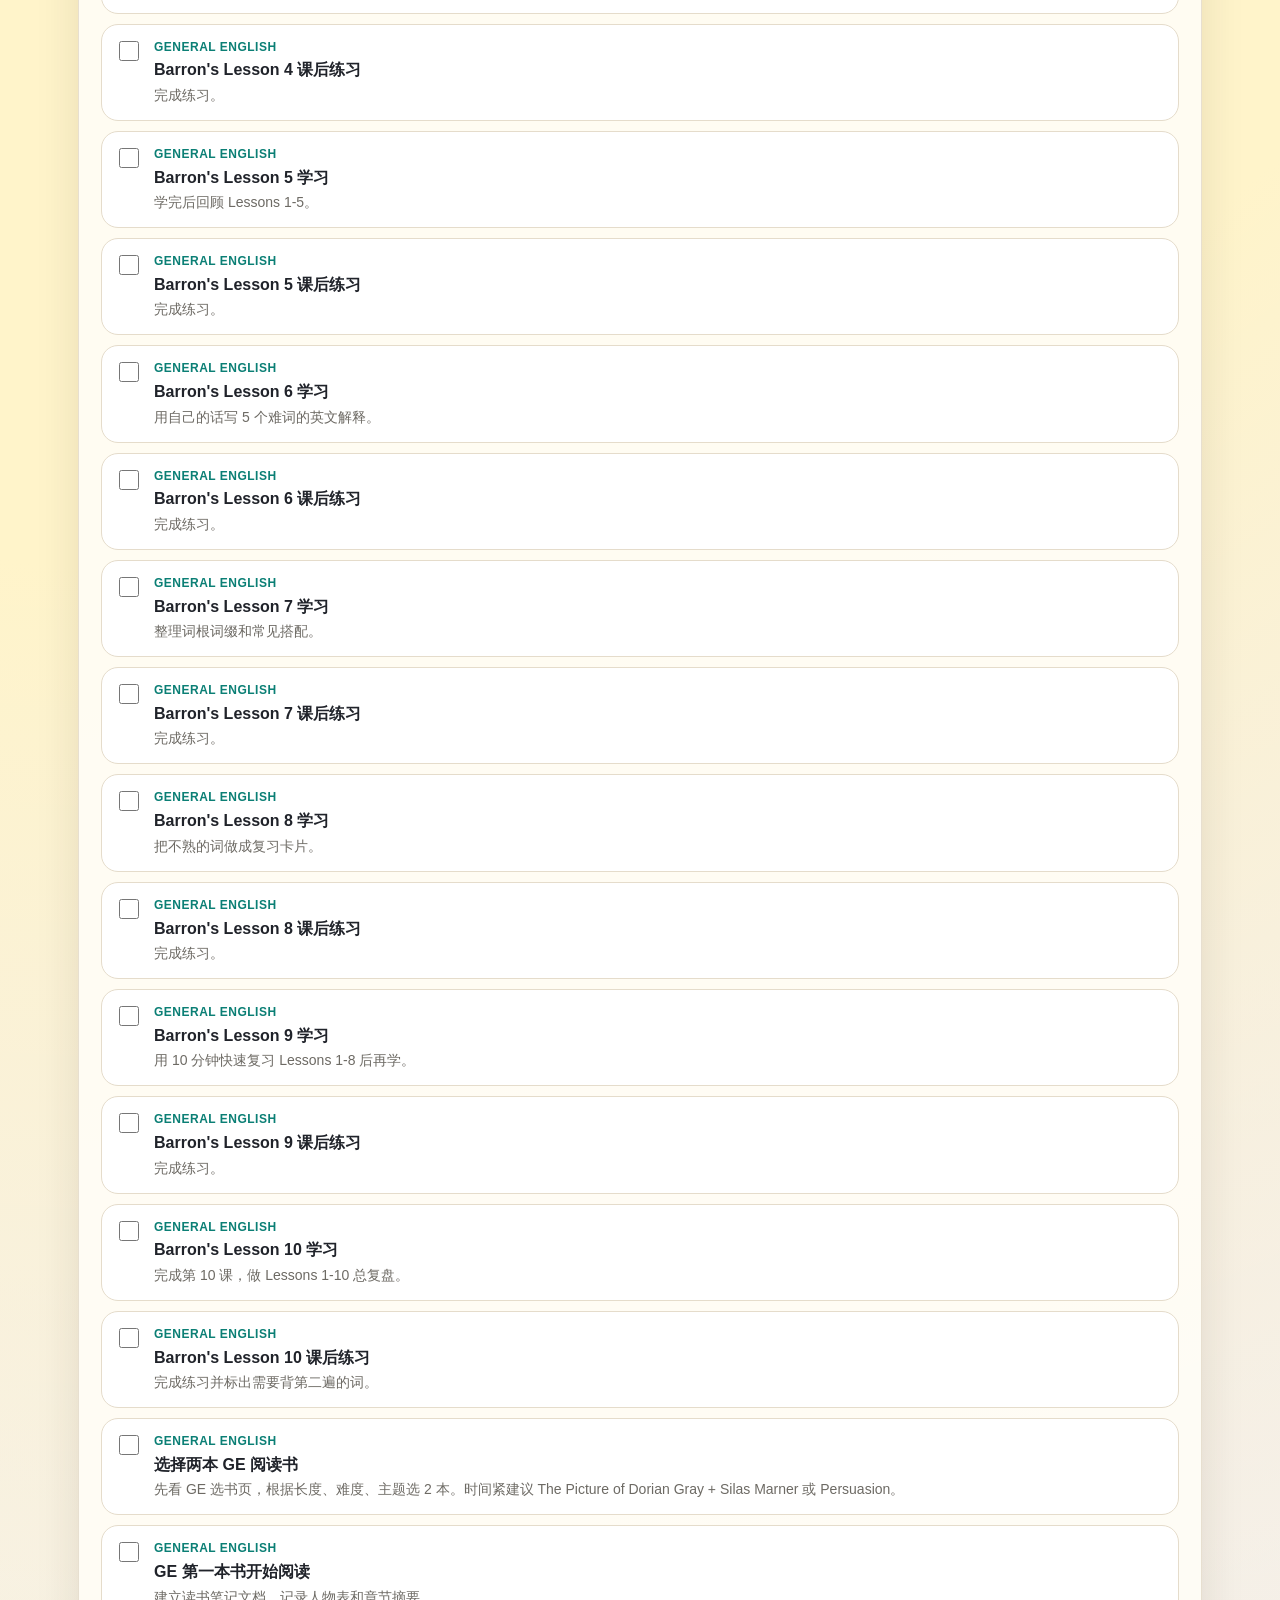
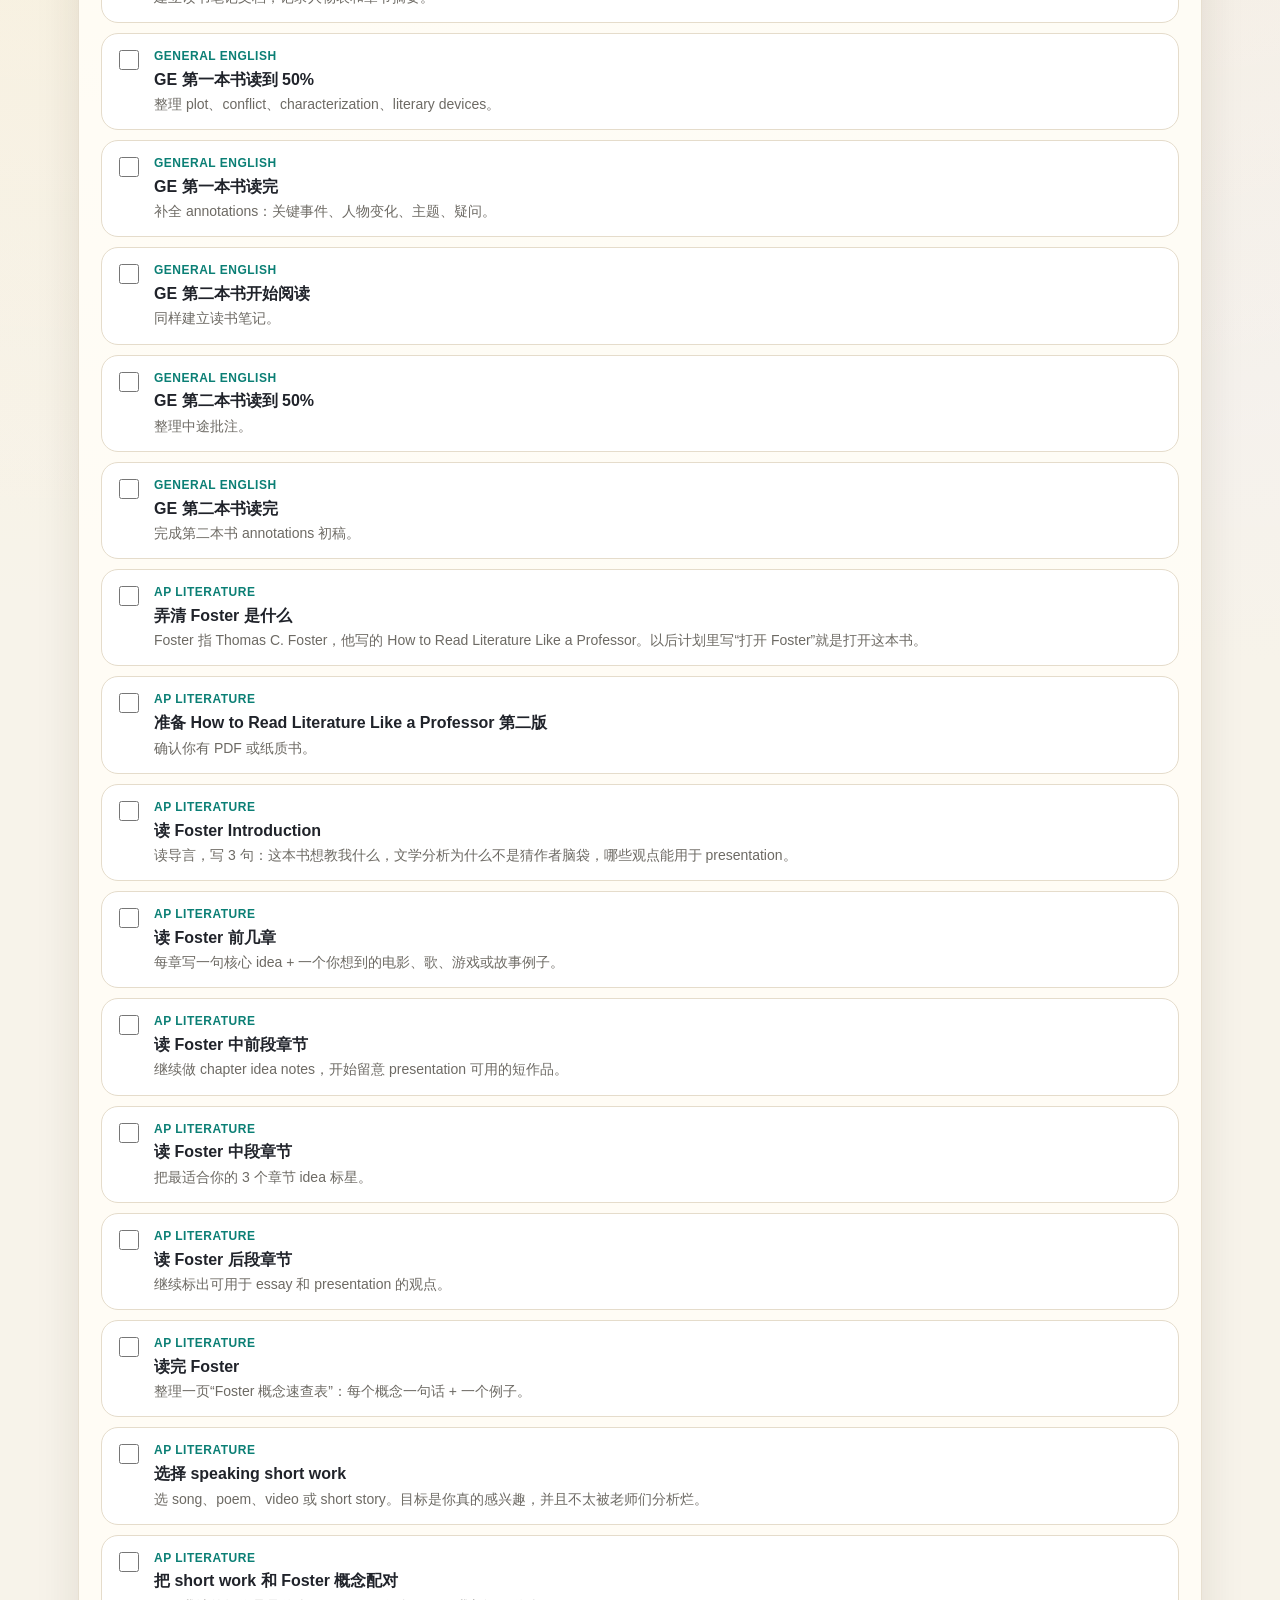
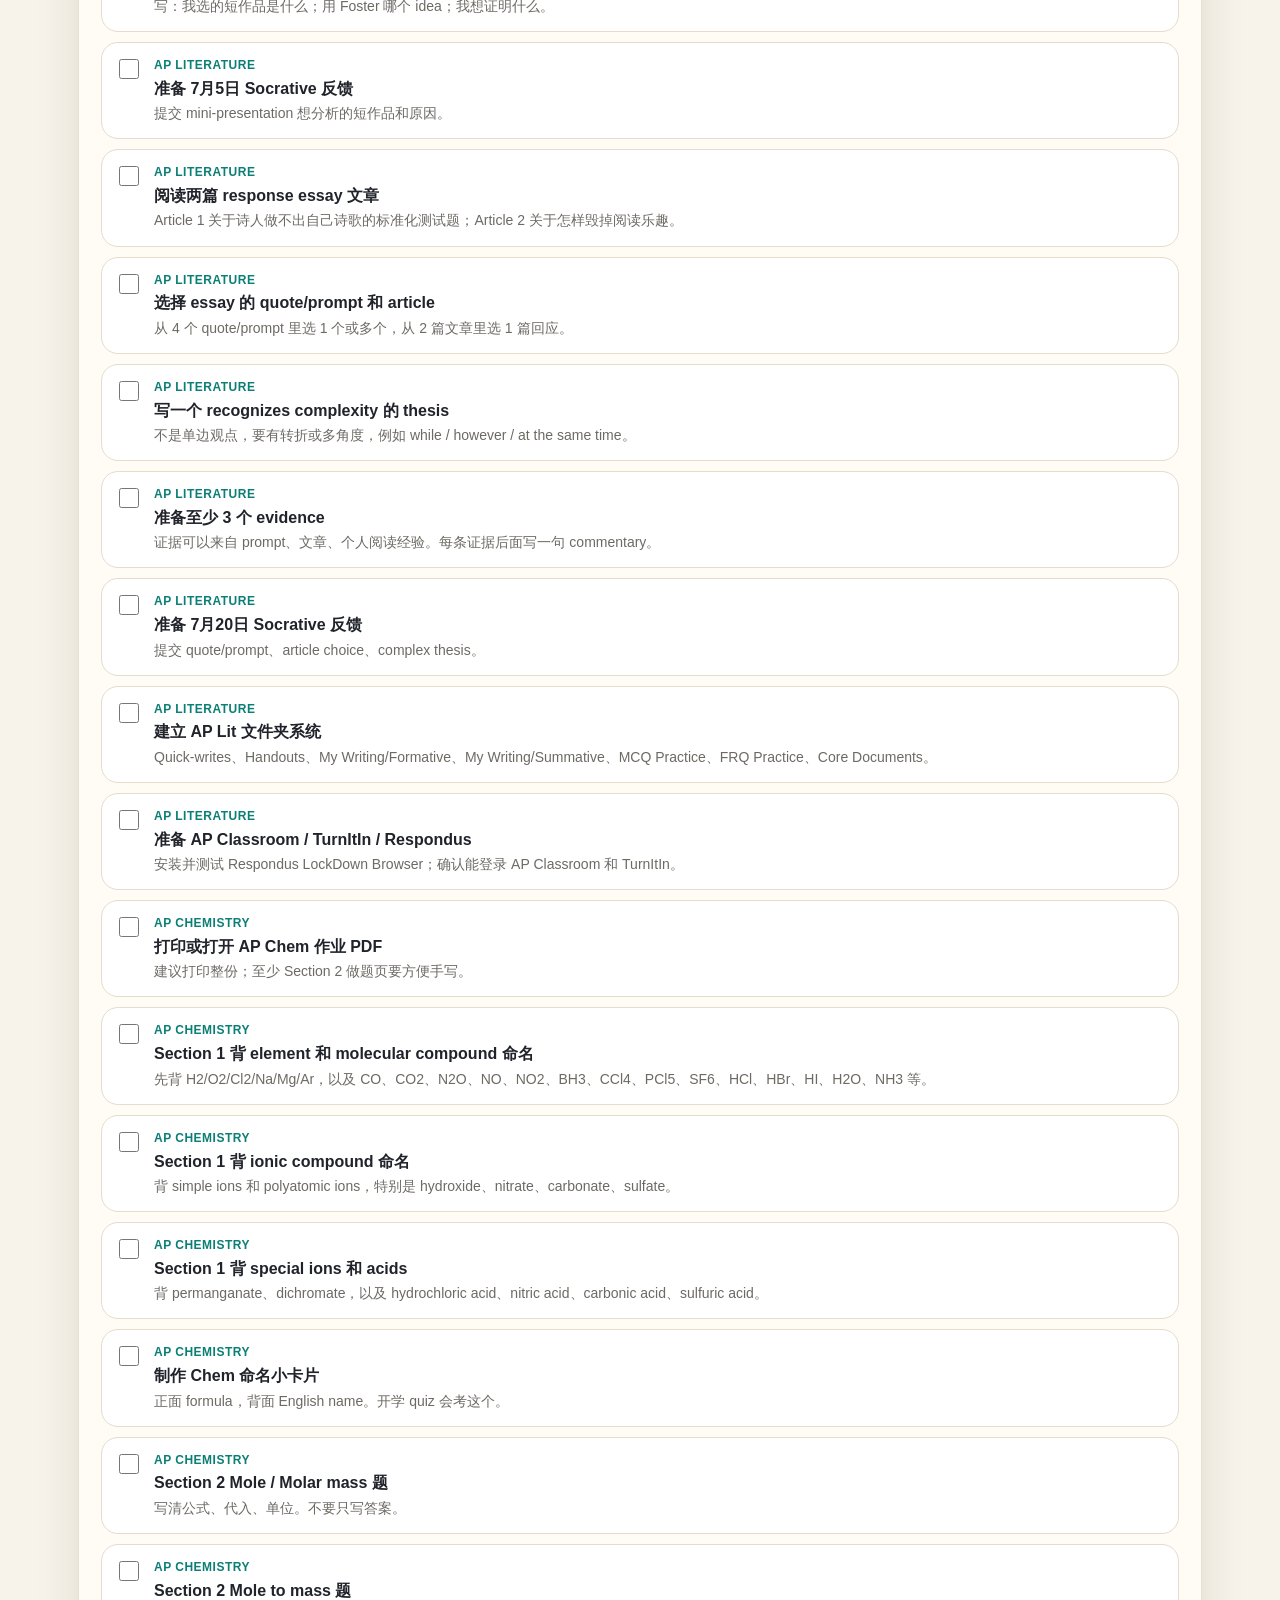
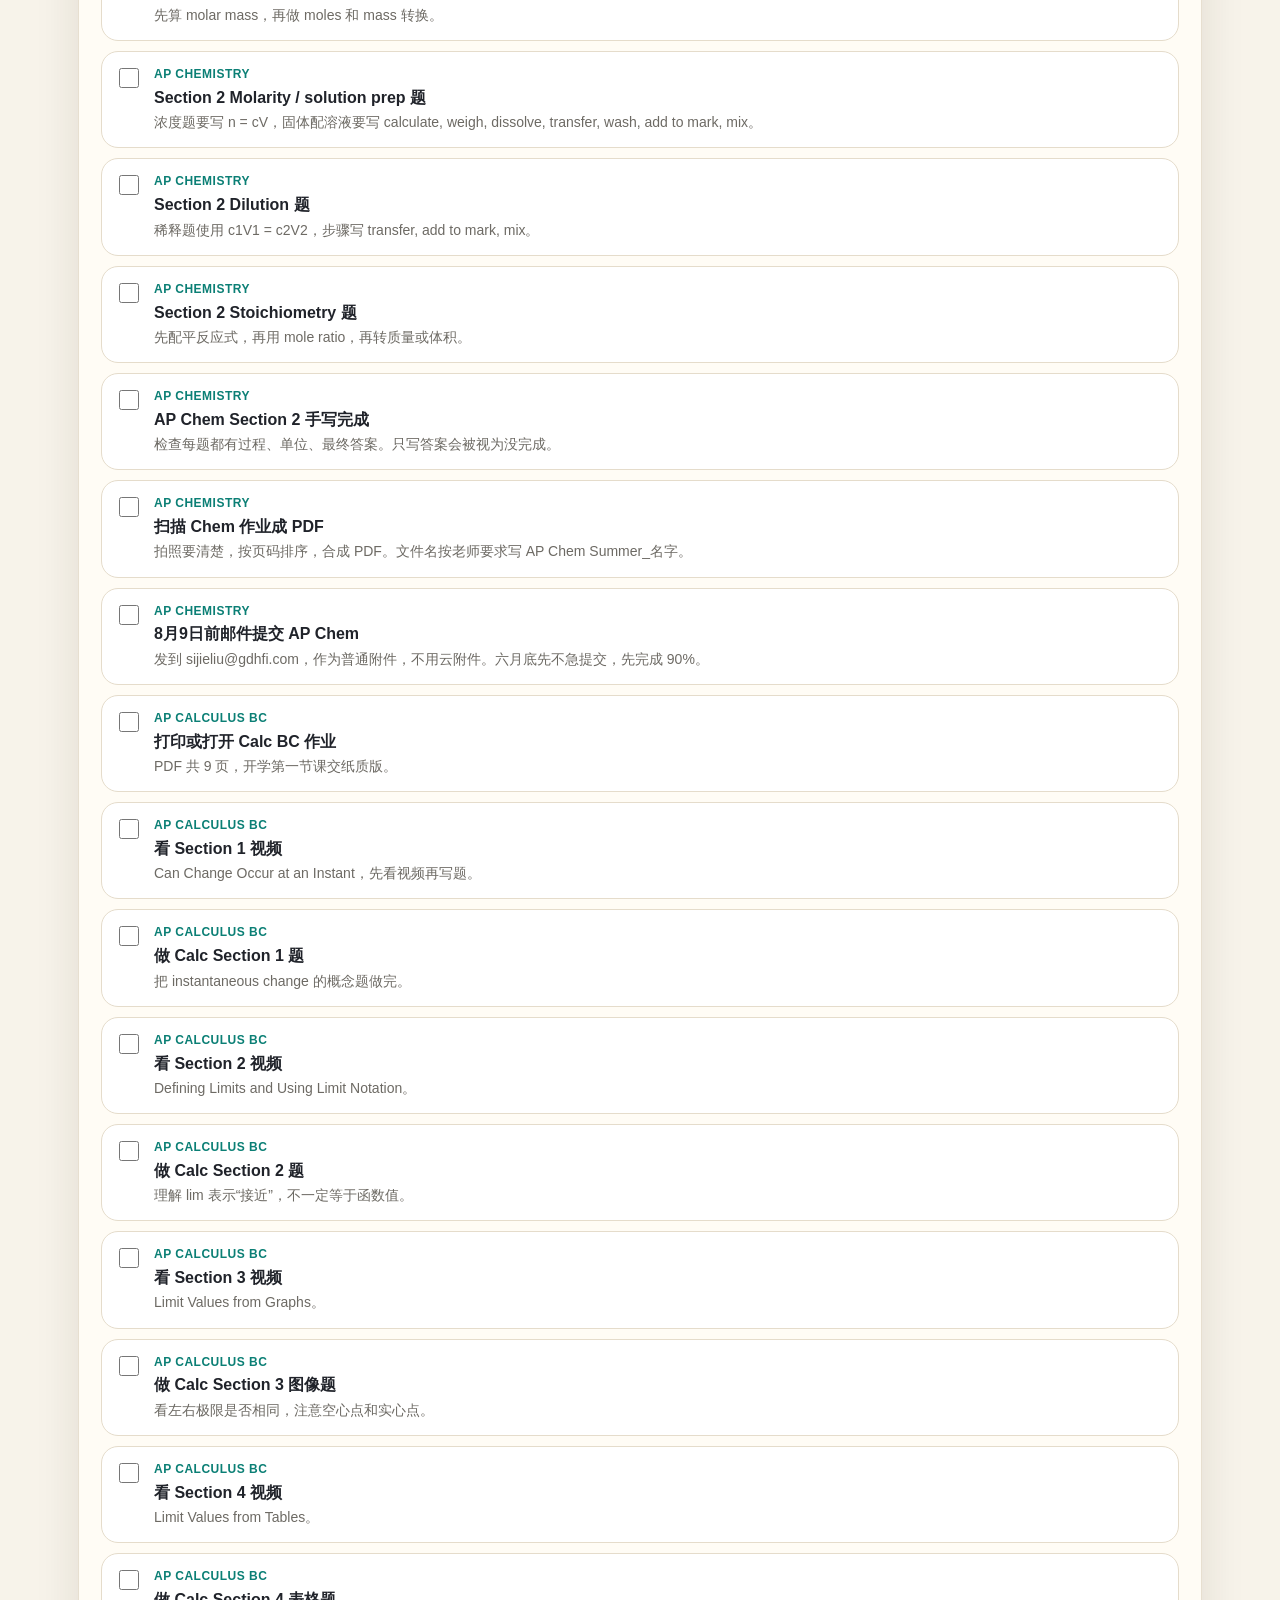
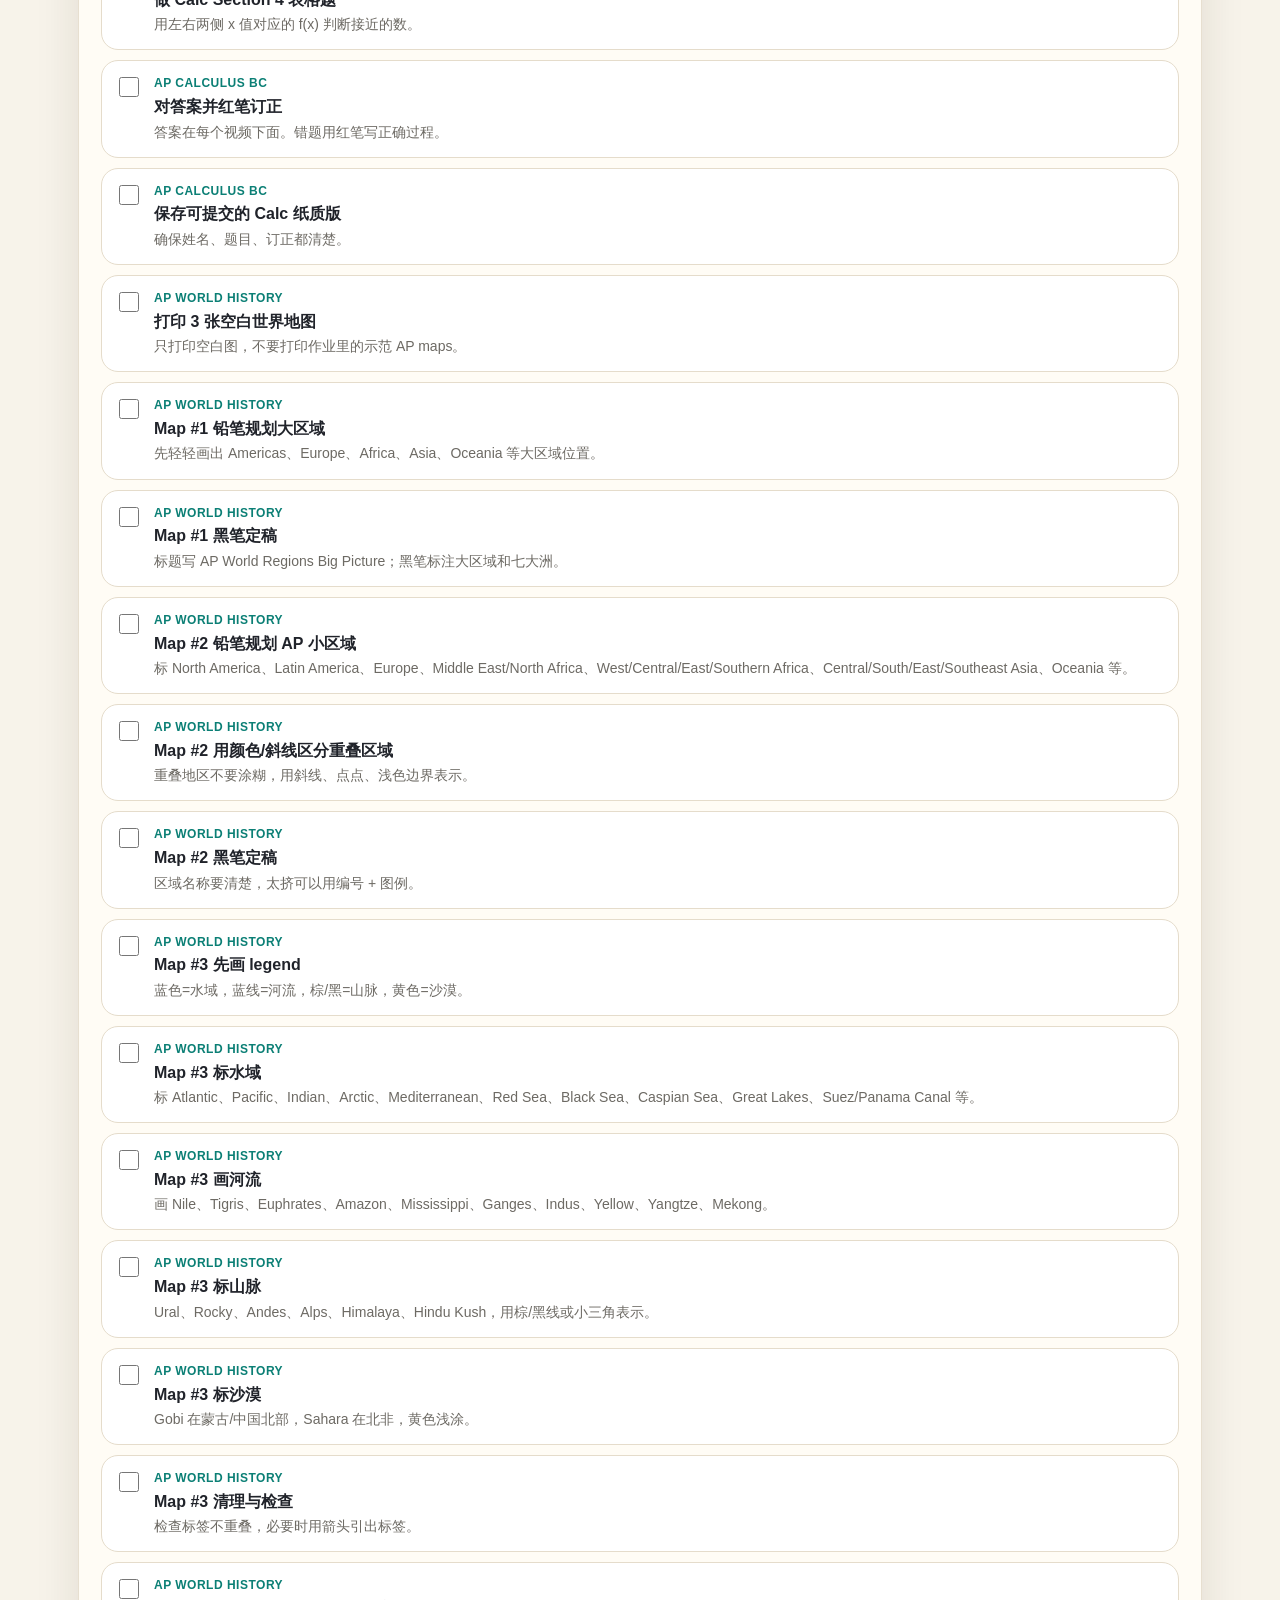
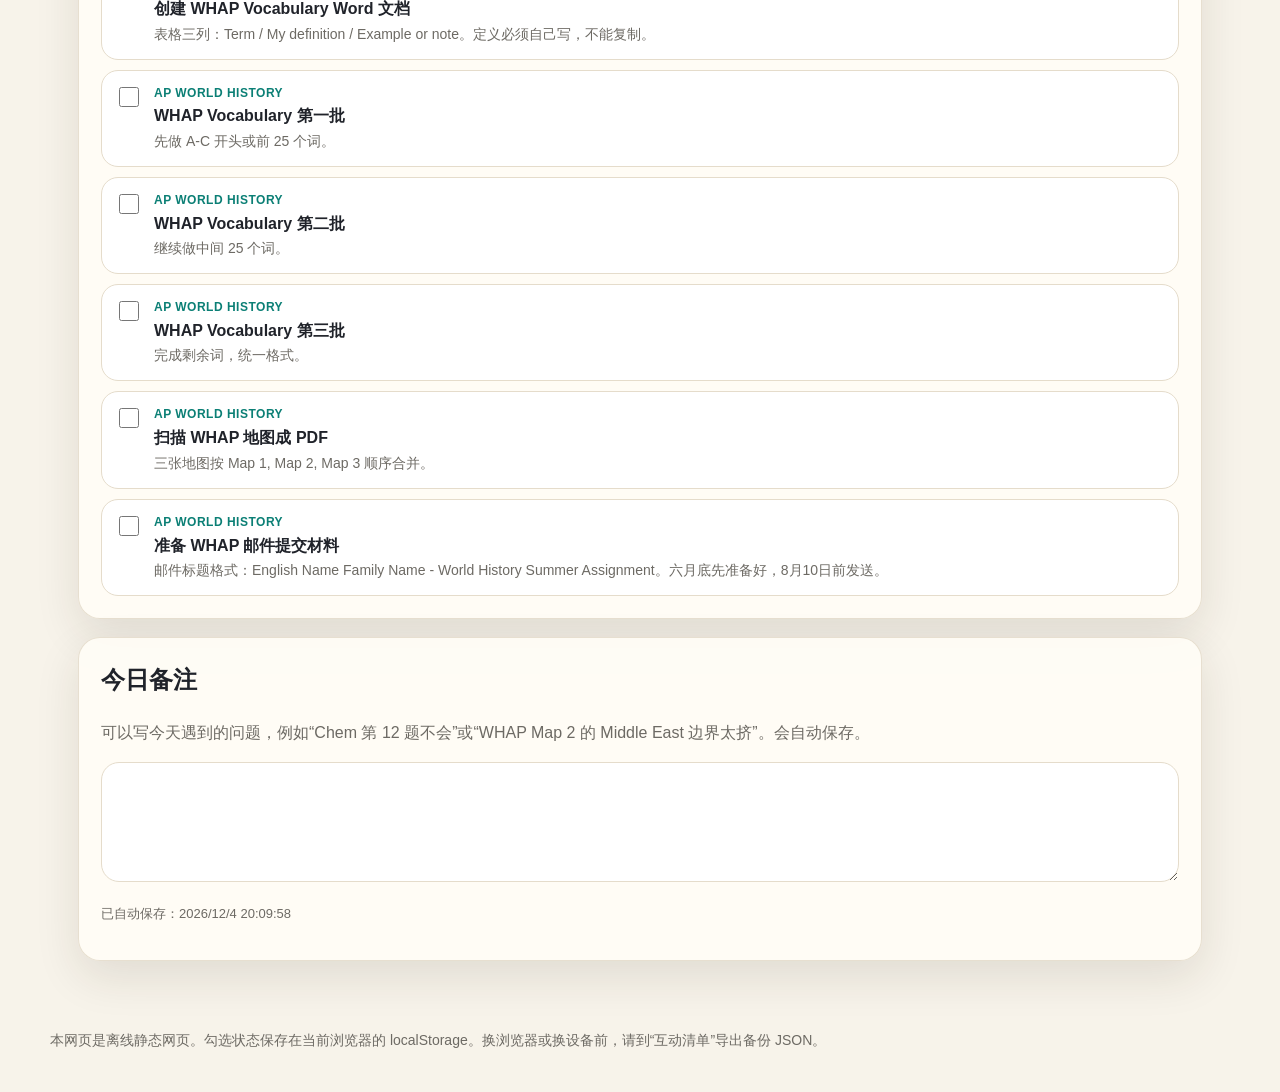
<file: checklist.html>
<!doctype html>
<html lang="zh-CN">
<head>
<meta charset="utf-8">
<meta name="viewport" content="width=device-width, initial-scale=1">
<title>互动清单 | Aoody 暑假作业作战室 V3</title>
<link rel="stylesheet" href="styles.css">
<script src="data.js"></script>
<script src="app.js" defer></script>
</head>
<body>
<header class="topbar"><div class="topbar-inner"><a class="brand" href="index.html"><span class="dot"></span><span>Aoody 暑假作业作战室 V3</span></a><nav><a href="index.html">总览</a><a href="checklist.html">互动清单</a><a href="daily-plan.html">每日计划</a><a href="ge.html">GE 选书与任务</a><a href="ap-lit.html">AP Lit</a><a href="ap-chem.html">AP Chem</a><a href="calc.html">Calc BC</a><a href="whap.html">WHAP 地图</a><a href="deploy.html">GitHub Pages</a></nav></div></header>
<main class="shell">
<section class="hero"><span class="kicker">自动保存 · 可导出备份</span><h1>互动详细 checklist ✅</h1><p>勾选后会自动保存在这个浏览器里。建议每天结束后看一次总进度。6月30日导出 JSON 备份，免得进度被浏览器的小精灵吞掉。</p></section>
<div class="card"><h2>总进度：<span data-total-progress>0%</span></h2><div class="progress-wrap"><div class="progress-bar" data-total-bar></div></div><p class="muted"><span data-total-count>0/0</span> 项已完成。<span data-save-state></span></p><div class="button-row"><button class="btn green" data-export>导出进度备份 JSON</button><label class="btn secondary">导入进度 JSON<input type="file" data-import accept="application/json" hidden></label><button class="btn secondary" data-print>打印 checklist</button><button class="btn danger" data-reset>清空勾选</button></div></div>
<div class="card" style="margin-top:18px"><h2>按课程筛选</h2><div class="filters" data-filters></div><div class="task-list" data-task-list></div></div>
<div class="card" style="margin-top:18px"><h2>今日备注</h2><p class="muted">可以写今天遇到的问题，例如“Chem 第 12 题不会”或“WHAP Map 2 的 Middle East 边界太挤”。会自动保存。</p><textarea class="notes-area" data-notes="checklist"></textarea><p class="save-state" data-save-state></p></div>
</main>
<footer class="shell footer">本网页是离线静态网页。勾选状态保存在当前浏览器的 localStorage。换浏览器或换设备前，请到“互动清单”导出备份 JSON。</footer>
</body></html>
</file>
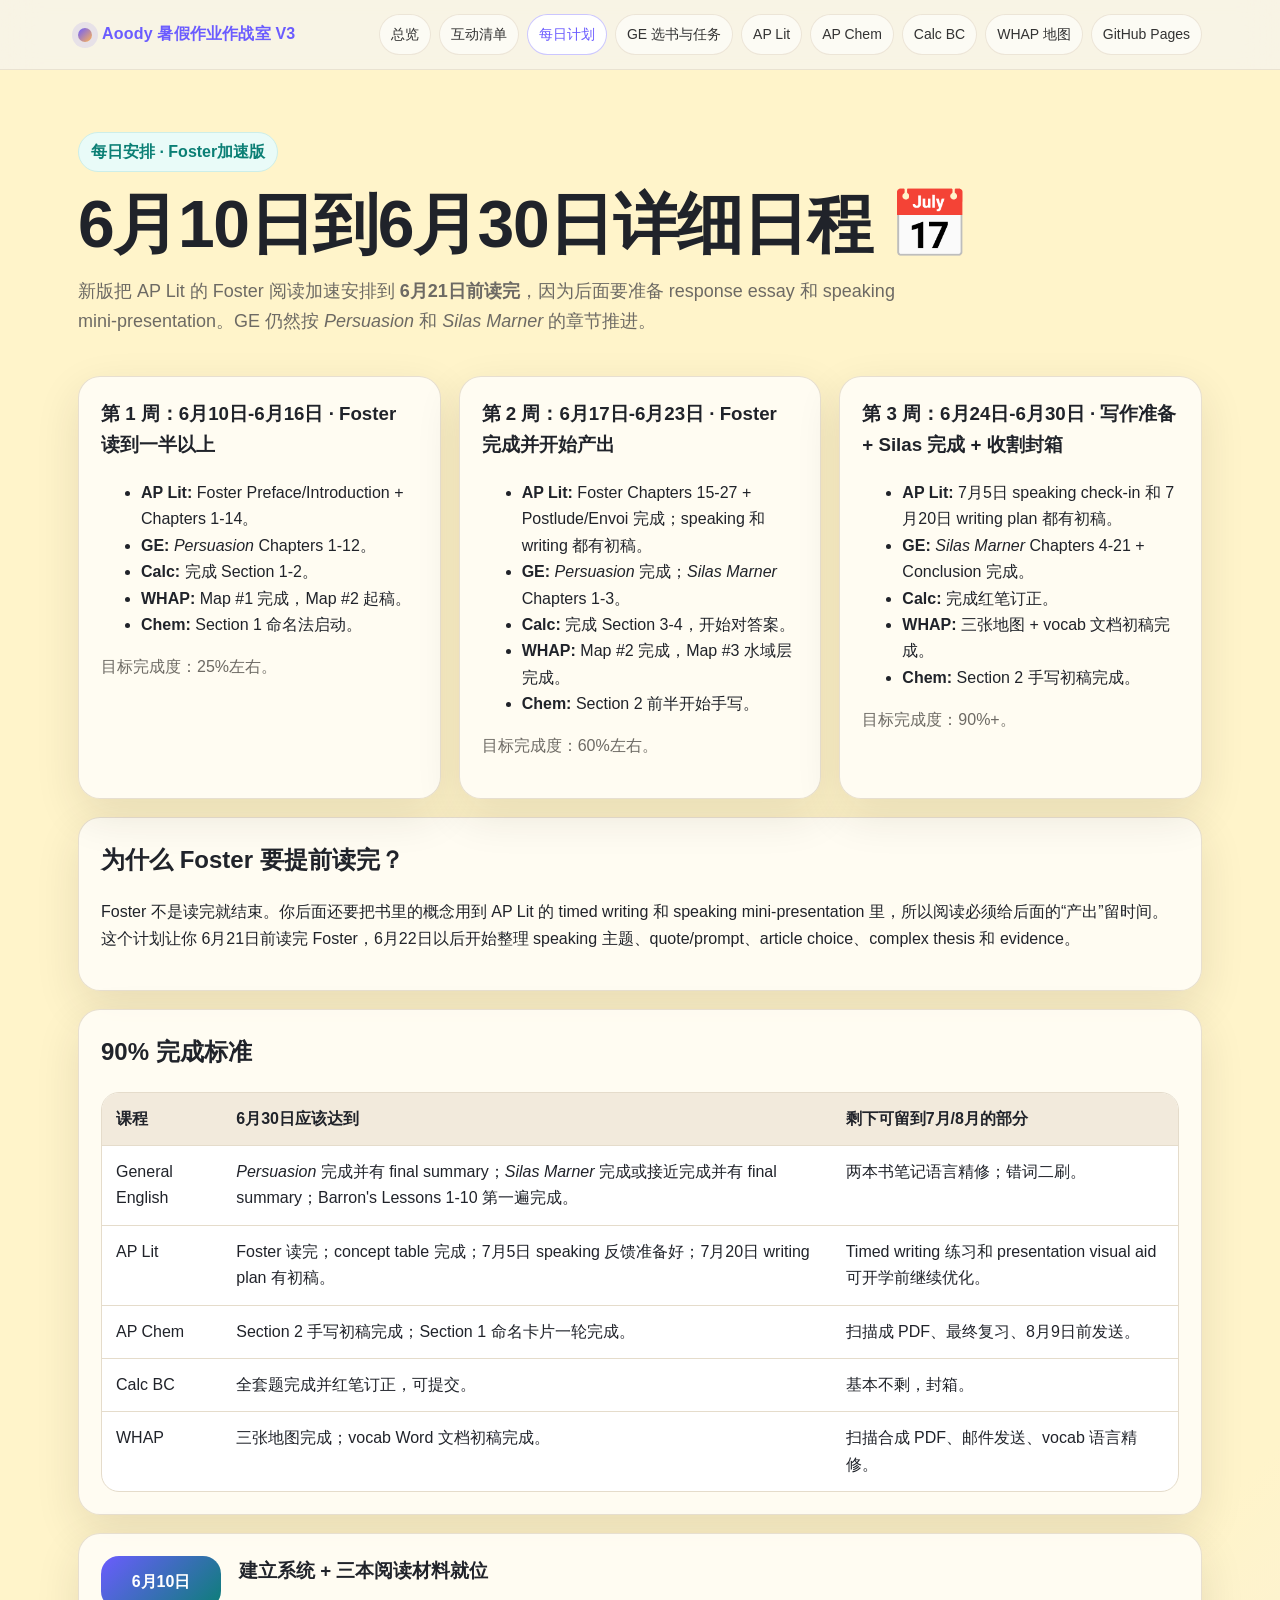
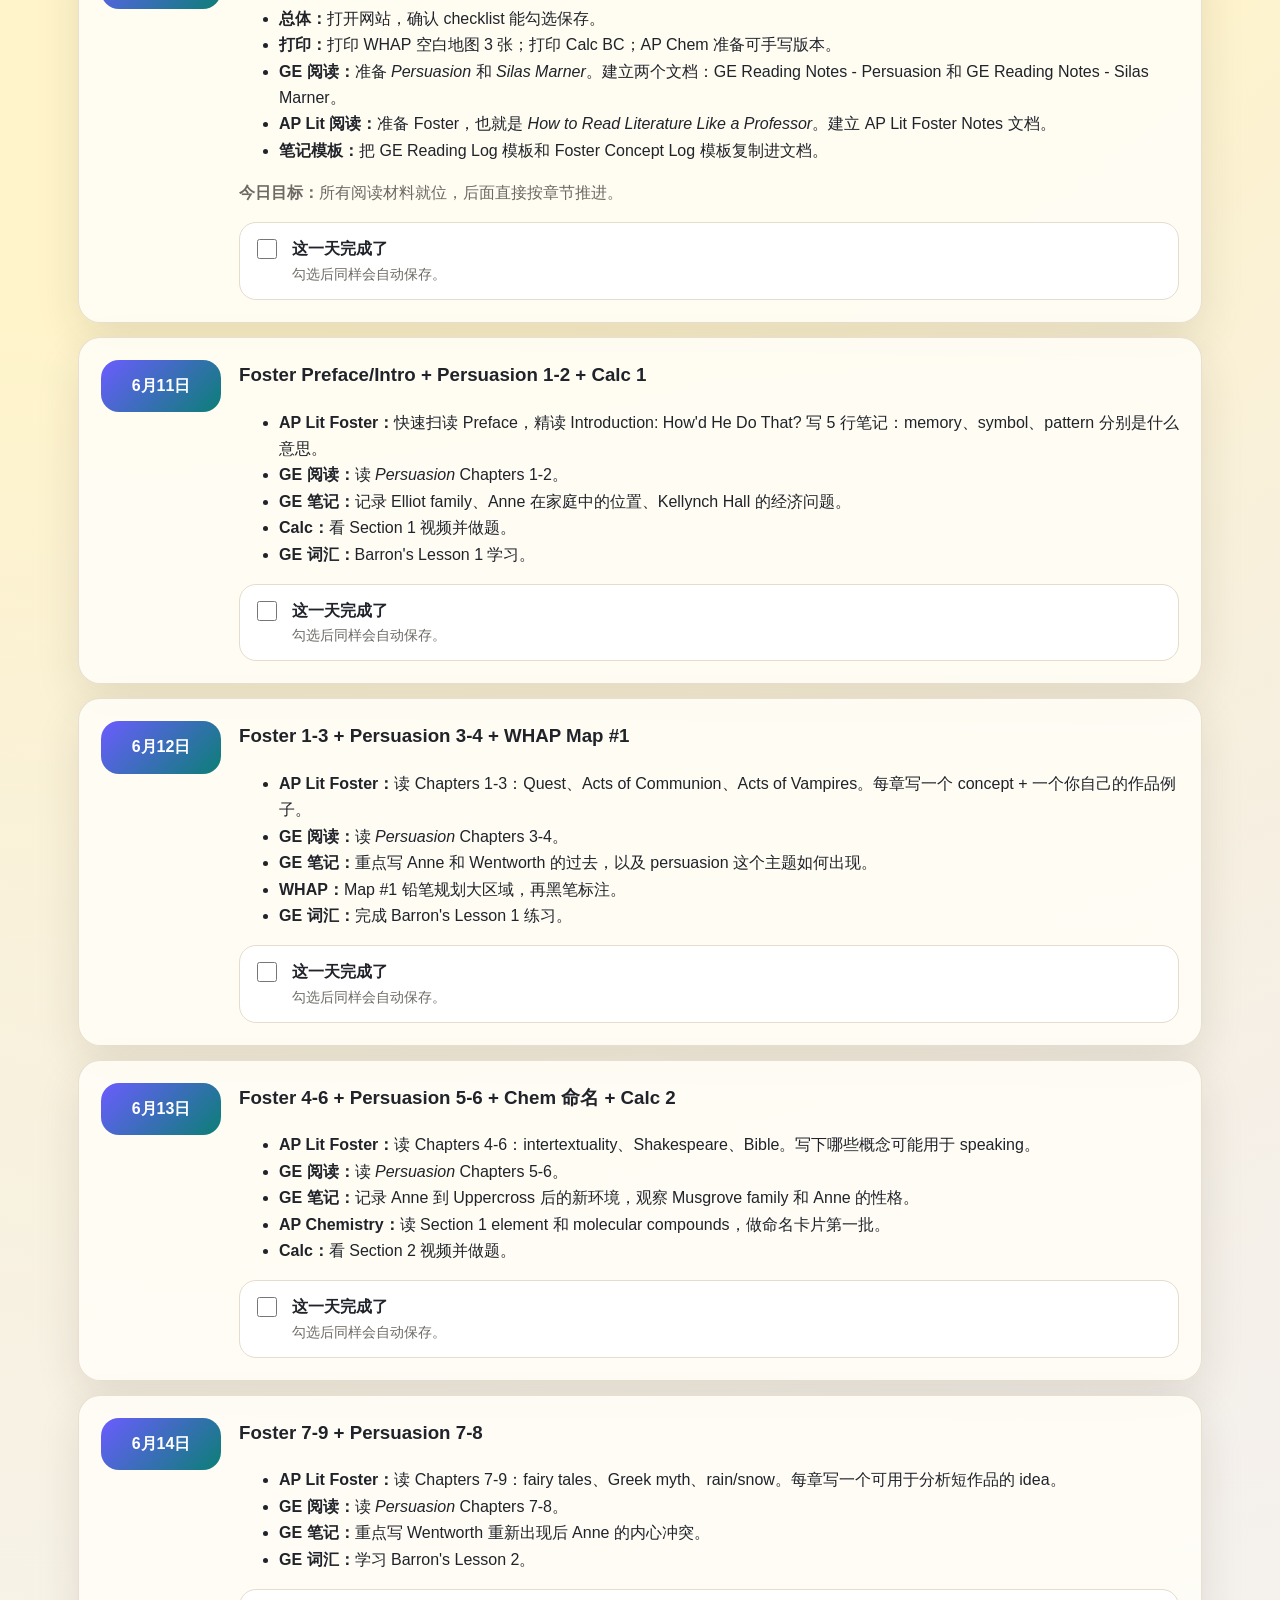
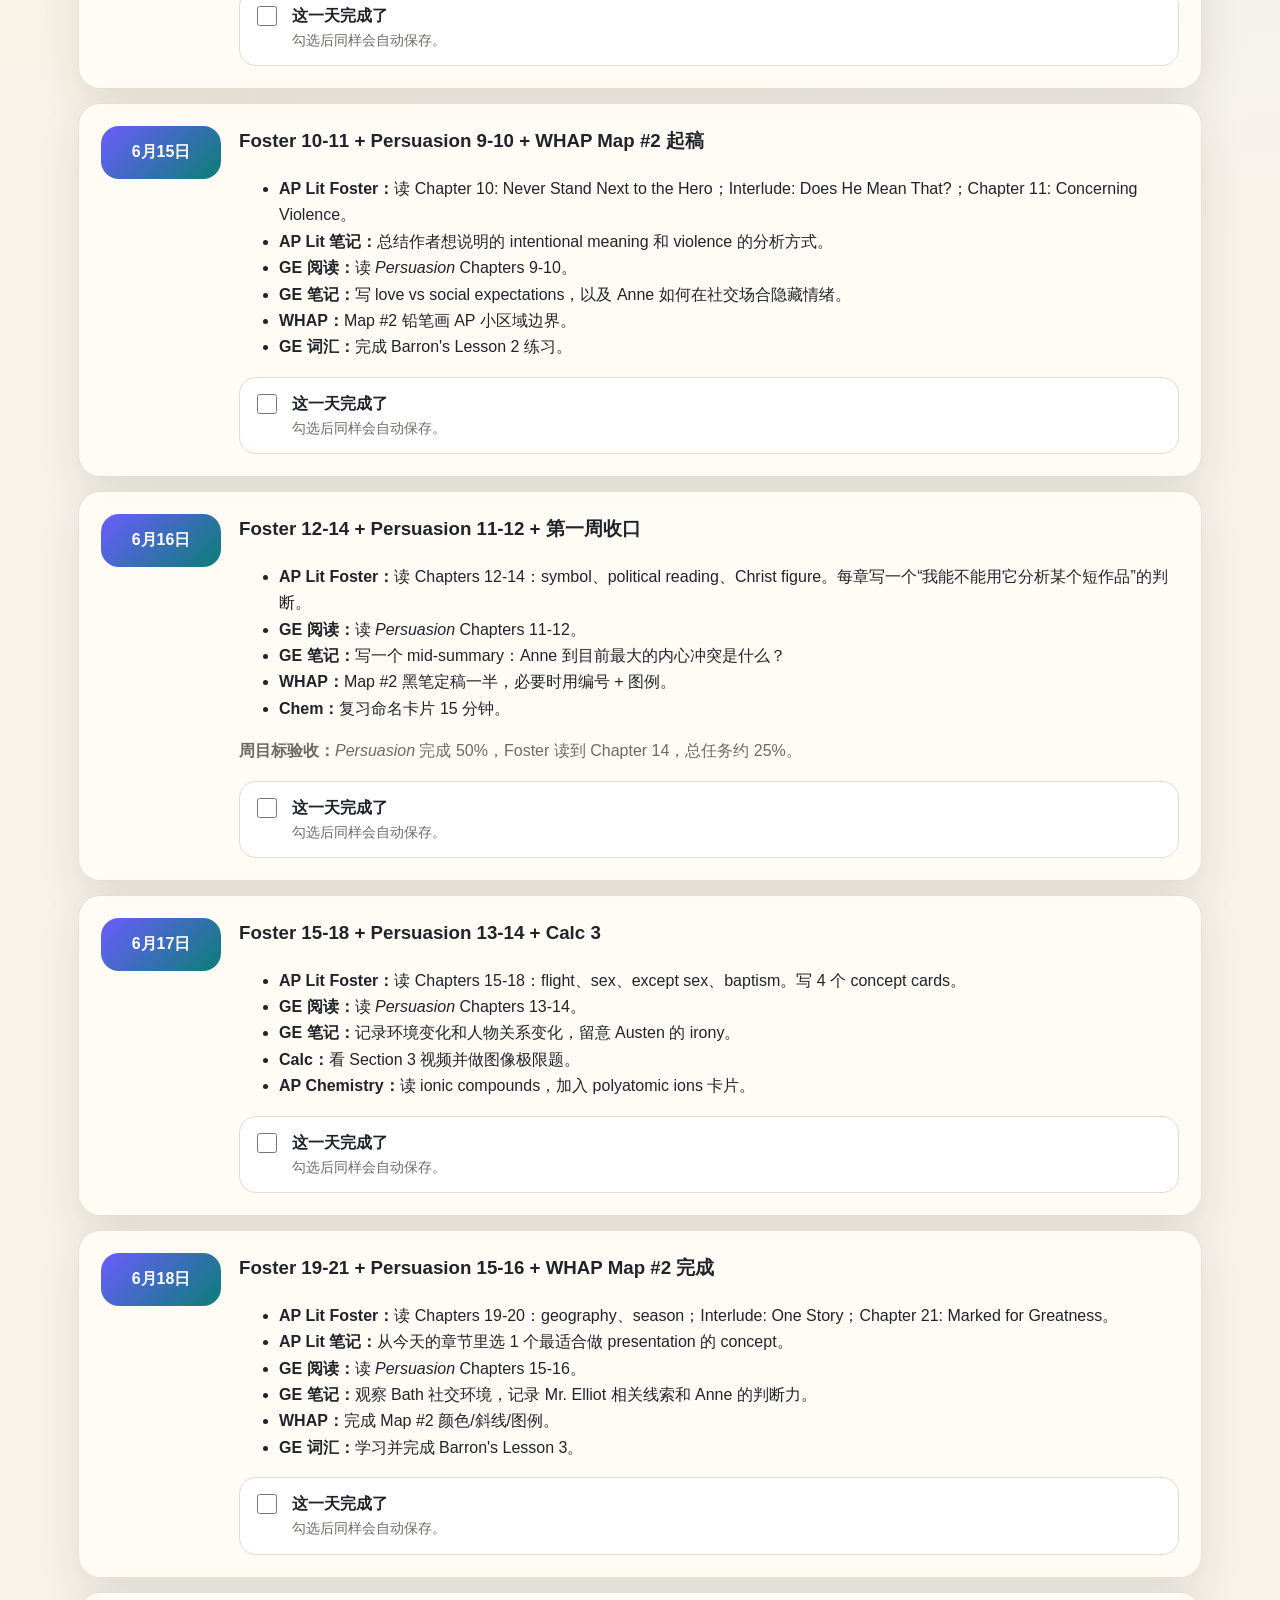
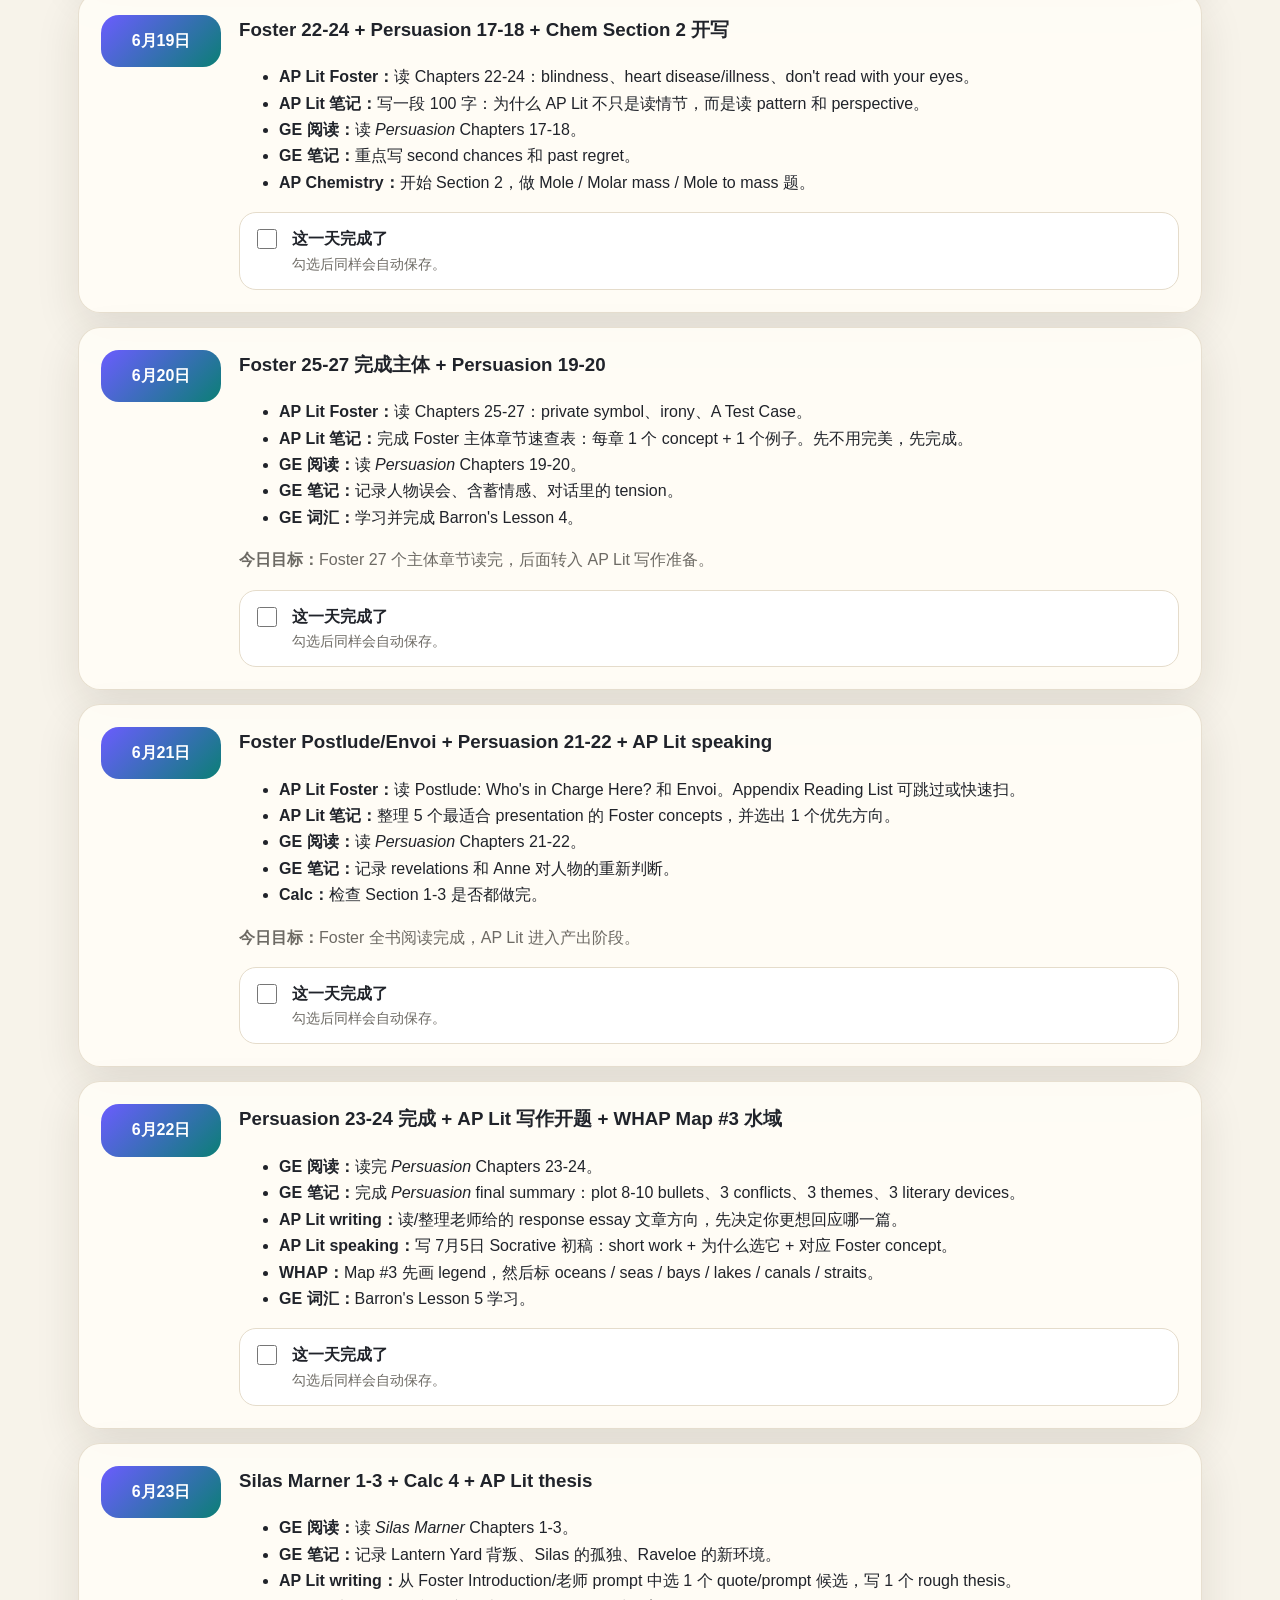
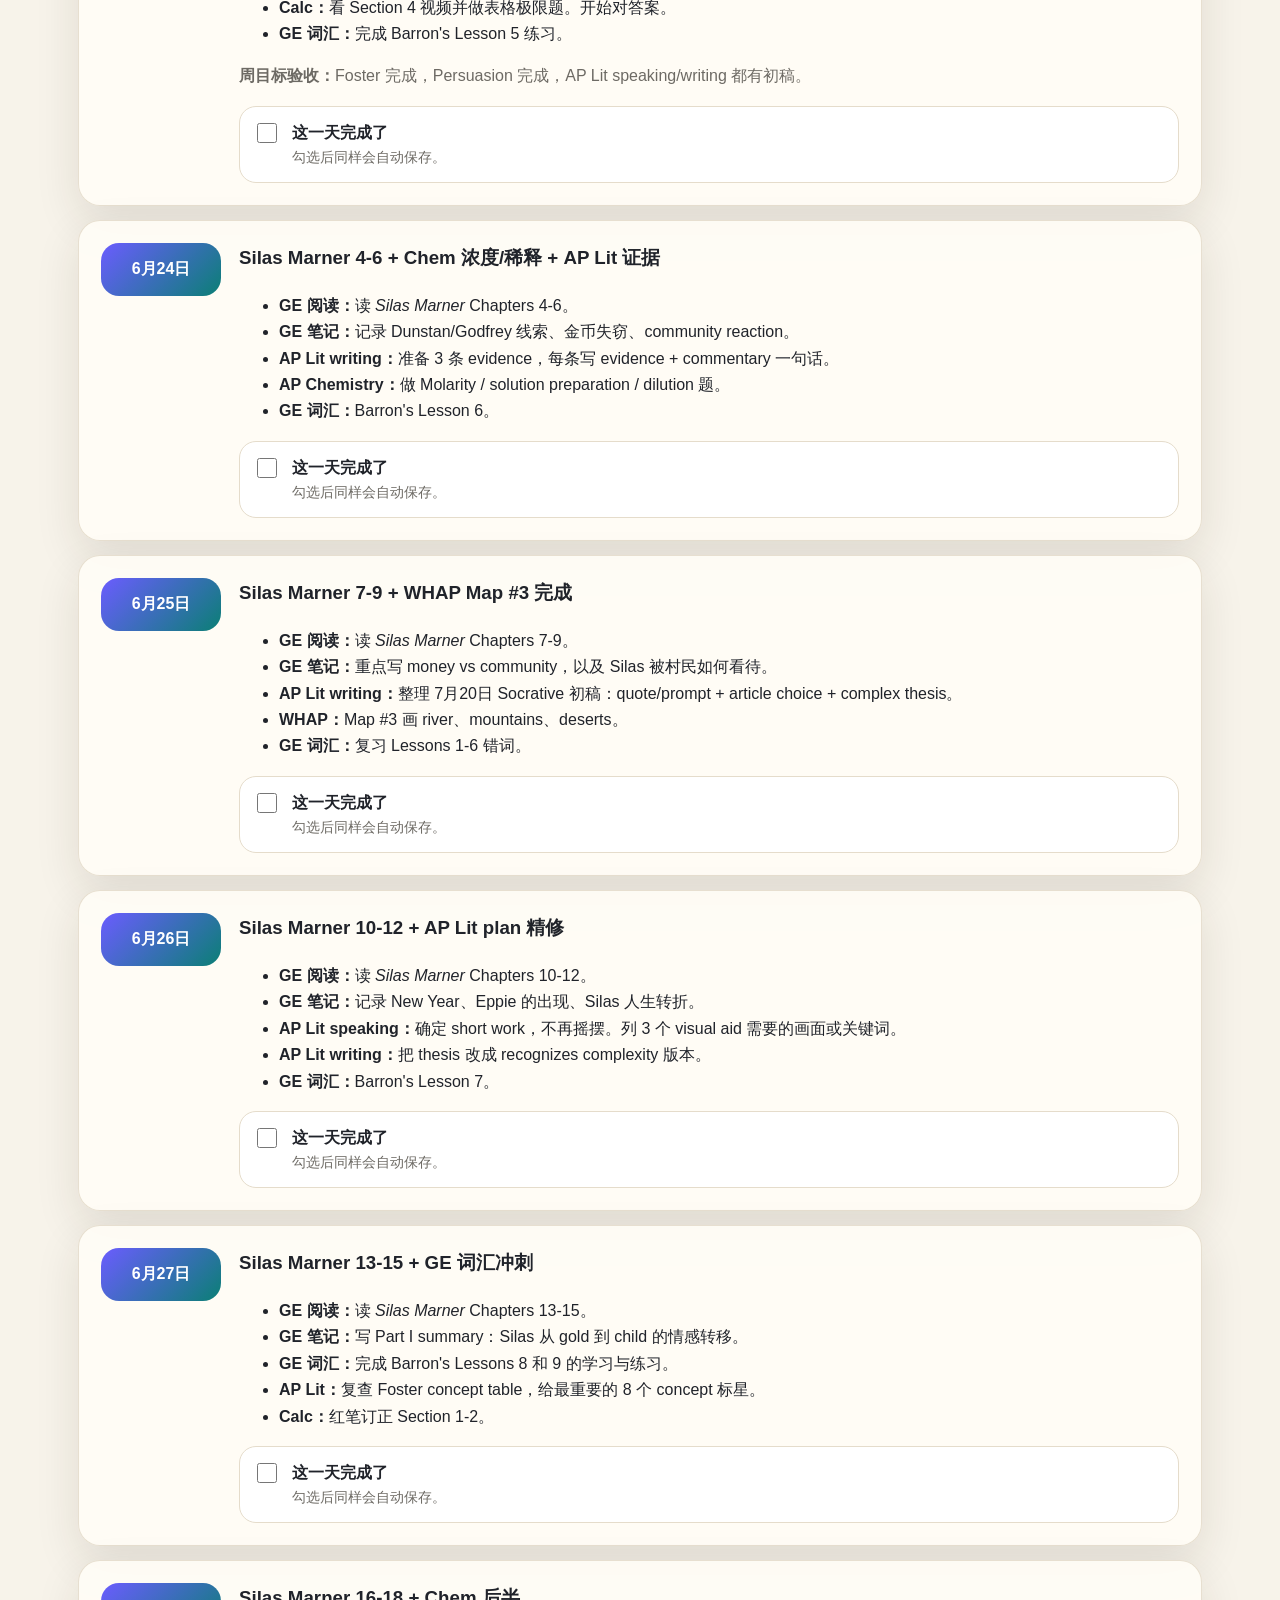
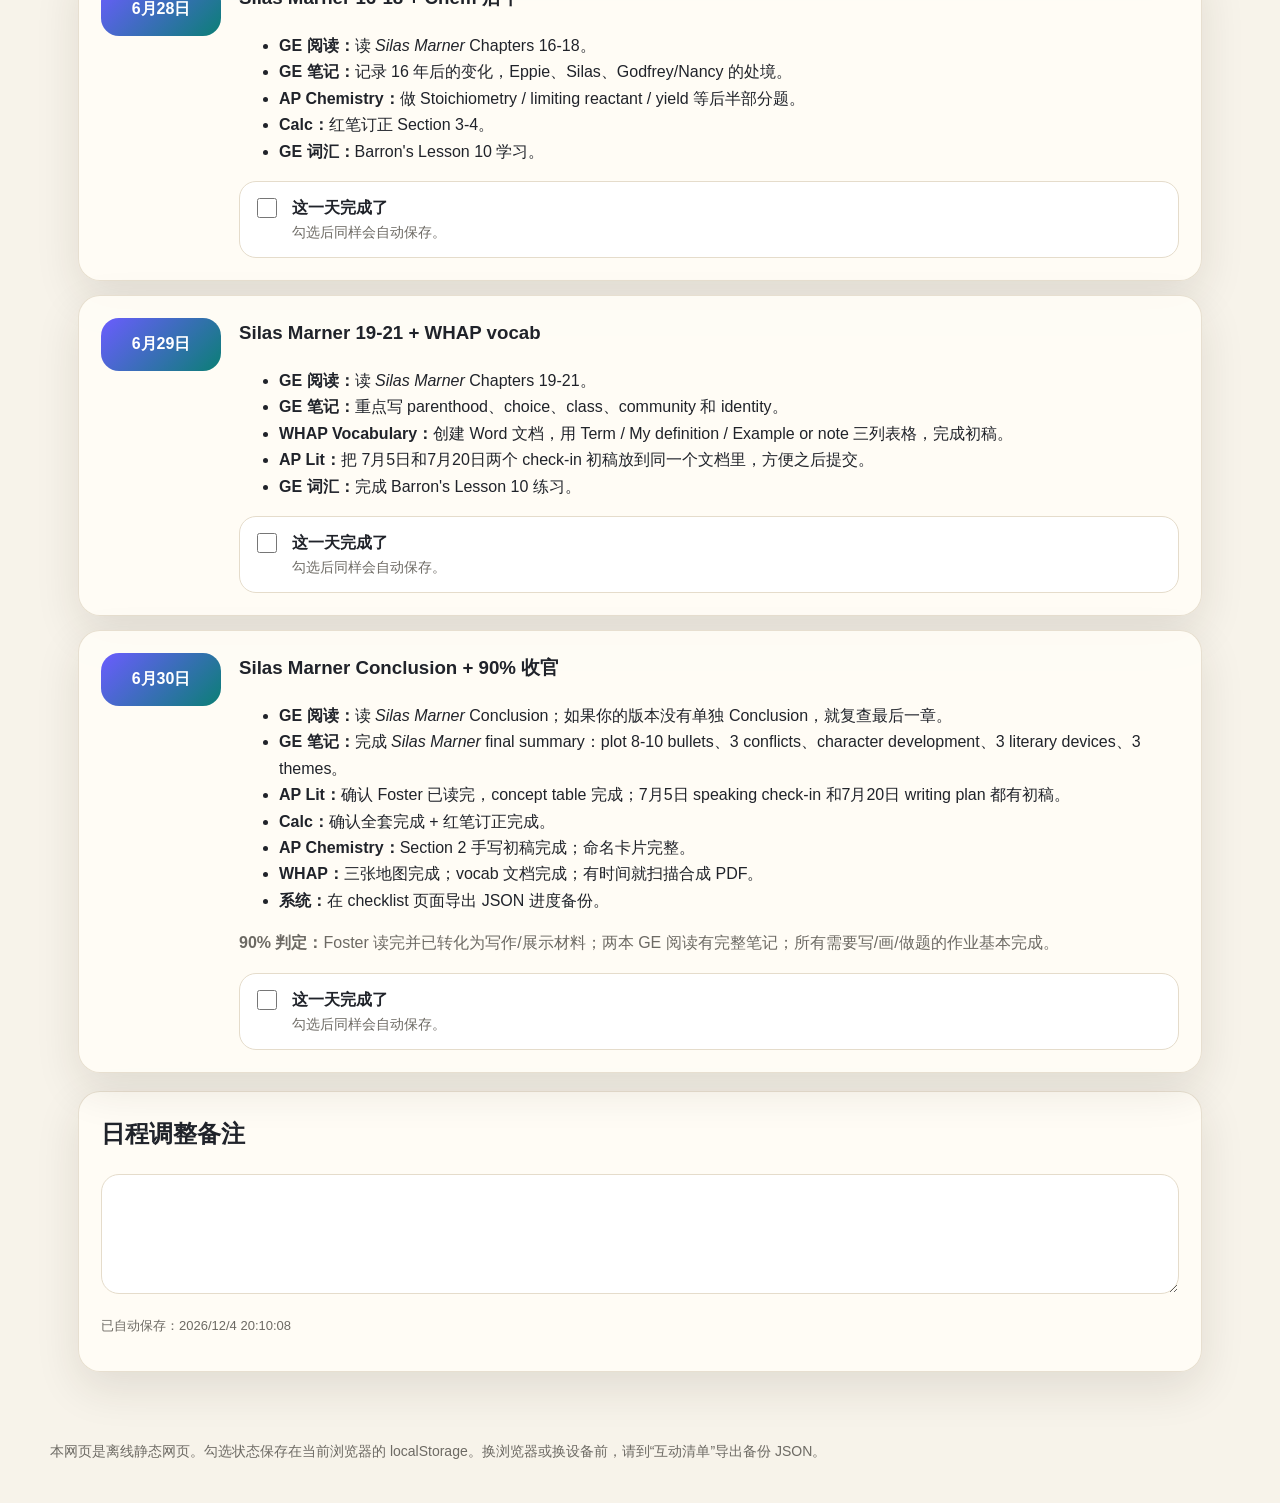
<file: daily-plan.html>
<!doctype html>
<html lang="zh-CN">
<head>
<meta charset="utf-8">
<meta name="viewport" content="width=device-width, initial-scale=1">
<title>每日计划 | Aoody 暑假作业作战室 V3</title>
<link rel="stylesheet" href="styles.css">
<script src="data.js"></script>
<script>
window.DAILY_PLAN = [
  ["6月10日", "建立系统 + 三本阅读材料就位", `<ul><li><b>总体：</b>打开网站，确认 checklist 能勾选保存。</li><li><b>打印：</b>打印 WHAP 空白地图 3 张；打印 Calc BC；AP Chem 准备可手写版本。</li><li><b>GE 阅读：</b>准备 <i>Persuasion</i> 和 <i>Silas Marner</i>。建立两个文档：GE Reading Notes - Persuasion 和 GE Reading Notes - Silas Marner。</li><li><b>AP Lit 阅读：</b>准备 Foster，也就是 <i>How to Read Literature Like a Professor</i>。建立 AP Lit Foster Notes 文档。</li><li><b>笔记模板：</b>把 GE Reading Log 模板和 Foster Concept Log 模板复制进文档。</li></ul><p class="muted"><b>今日目标：</b>所有阅读材料就位，后面直接按章节推进。</p>`],
  ["6月11日", "Foster Preface/Intro + Persuasion 1-2 + Calc 1", `<ul><li><b>AP Lit Foster：</b>快速扫读 Preface，精读 Introduction: How'd He Do That? 写 5 行笔记：memory、symbol、pattern 分别是什么意思。</li><li><b>GE 阅读：</b>读 <i>Persuasion</i> Chapters 1-2。</li><li><b>GE 笔记：</b>记录 Elliot family、Anne 在家庭中的位置、Kellynch Hall 的经济问题。</li><li><b>Calc：</b>看 Section 1 视频并做题。</li><li><b>GE 词汇：</b>Barron's Lesson 1 学习。</li></ul>`],
  ["6月12日", "Foster 1-3 + Persuasion 3-4 + WHAP Map #1", `<ul><li><b>AP Lit Foster：</b>读 Chapters 1-3：Quest、Acts of Communion、Acts of Vampires。每章写一个 concept + 一个你自己的作品例子。</li><li><b>GE 阅读：</b>读 <i>Persuasion</i> Chapters 3-4。</li><li><b>GE 笔记：</b>重点写 Anne 和 Wentworth 的过去，以及 persuasion 这个主题如何出现。</li><li><b>WHAP：</b>Map #1 铅笔规划大区域，再黑笔标注。</li><li><b>GE 词汇：</b>完成 Barron's Lesson 1 练习。</li></ul>`],
  ["6月13日", "Foster 4-6 + Persuasion 5-6 + Chem 命名 + Calc 2", `<ul><li><b>AP Lit Foster：</b>读 Chapters 4-6：intertextuality、Shakespeare、Bible。写下哪些概念可能用于 speaking。</li><li><b>GE 阅读：</b>读 <i>Persuasion</i> Chapters 5-6。</li><li><b>GE 笔记：</b>记录 Anne 到 Uppercross 后的新环境，观察 Musgrove family 和 Anne 的性格。</li><li><b>AP Chemistry：</b>读 Section 1 element 和 molecular compounds，做命名卡片第一批。</li><li><b>Calc：</b>看 Section 2 视频并做题。</li></ul>`],
  ["6月14日", "Foster 7-9 + Persuasion 7-8", `<ul><li><b>AP Lit Foster：</b>读 Chapters 7-9：fairy tales、Greek myth、rain/snow。每章写一个可用于分析短作品的 idea。</li><li><b>GE 阅读：</b>读 <i>Persuasion</i> Chapters 7-8。</li><li><b>GE 笔记：</b>重点写 Wentworth 重新出现后 Anne 的内心冲突。</li><li><b>GE 词汇：</b>学习 Barron's Lesson 2。</li></ul>`],
  ["6月15日", "Foster 10-11 + Persuasion 9-10 + WHAP Map #2 起稿", `<ul><li><b>AP Lit Foster：</b>读 Chapter 10: Never Stand Next to the Hero；Interlude: Does He Mean That?；Chapter 11: Concerning Violence。</li><li><b>AP Lit 笔记：</b>总结作者想说明的 intentional meaning 和 violence 的分析方式。</li><li><b>GE 阅读：</b>读 <i>Persuasion</i> Chapters 9-10。</li><li><b>GE 笔记：</b>写 love vs social expectations，以及 Anne 如何在社交场合隐藏情绪。</li><li><b>WHAP：</b>Map #2 铅笔画 AP 小区域边界。</li><li><b>GE 词汇：</b>完成 Barron's Lesson 2 练习。</li></ul>`],
  ["6月16日", "Foster 12-14 + Persuasion 11-12 + 第一周收口", `<ul><li><b>AP Lit Foster：</b>读 Chapters 12-14：symbol、political reading、Christ figure。每章写一个“我能不能用它分析某个短作品”的判断。</li><li><b>GE 阅读：</b>读 <i>Persuasion</i> Chapters 11-12。</li><li><b>GE 笔记：</b>写一个 mid-summary：Anne 到目前最大的内心冲突是什么？</li><li><b>WHAP：</b>Map #2 黑笔定稿一半，必要时用编号 + 图例。</li><li><b>Chem：</b>复习命名卡片 15 分钟。</li></ul><p class="muted"><b>周目标验收：</b><i>Persuasion</i> 完成 50%，Foster 读到 Chapter 14，总任务约 25%。</p>`],
  ["6月17日", "Foster 15-18 + Persuasion 13-14 + Calc 3", `<ul><li><b>AP Lit Foster：</b>读 Chapters 15-18：flight、sex、except sex、baptism。写 4 个 concept cards。</li><li><b>GE 阅读：</b>读 <i>Persuasion</i> Chapters 13-14。</li><li><b>GE 笔记：</b>记录环境变化和人物关系变化，留意 Austen 的 irony。</li><li><b>Calc：</b>看 Section 3 视频并做图像极限题。</li><li><b>AP Chemistry：</b>读 ionic compounds，加入 polyatomic ions 卡片。</li></ul>`],
  ["6月18日", "Foster 19-21 + Persuasion 15-16 + WHAP Map #2 完成", `<ul><li><b>AP Lit Foster：</b>读 Chapters 19-20：geography、season；Interlude: One Story；Chapter 21: Marked for Greatness。</li><li><b>AP Lit 笔记：</b>从今天的章节里选 1 个最适合做 presentation 的 concept。</li><li><b>GE 阅读：</b>读 <i>Persuasion</i> Chapters 15-16。</li><li><b>GE 笔记：</b>观察 Bath 社交环境，记录 Mr. Elliot 相关线索和 Anne 的判断力。</li><li><b>WHAP：</b>完成 Map #2 颜色/斜线/图例。</li><li><b>GE 词汇：</b>学习并完成 Barron's Lesson 3。</li></ul>`],
  ["6月19日", "Foster 22-24 + Persuasion 17-18 + Chem Section 2 开写", `<ul><li><b>AP Lit Foster：</b>读 Chapters 22-24：blindness、heart disease/illness、don't read with your eyes。</li><li><b>AP Lit 笔记：</b>写一段 100 字：为什么 AP Lit 不只是读情节，而是读 pattern 和 perspective。</li><li><b>GE 阅读：</b>读 <i>Persuasion</i> Chapters 17-18。</li><li><b>GE 笔记：</b>重点写 second chances 和 past regret。</li><li><b>AP Chemistry：</b>开始 Section 2，做 Mole / Molar mass / Mole to mass 题。</li></ul>`],
  ["6月20日", "Foster 25-27 完成主体 + Persuasion 19-20", `<ul><li><b>AP Lit Foster：</b>读 Chapters 25-27：private symbol、irony、A Test Case。</li><li><b>AP Lit 笔记：</b>完成 Foster 主体章节速查表：每章 1 个 concept + 1 个例子。先不用完美，先完成。</li><li><b>GE 阅读：</b>读 <i>Persuasion</i> Chapters 19-20。</li><li><b>GE 笔记：</b>记录人物误会、含蓄情感、对话里的 tension。</li><li><b>GE 词汇：</b>学习并完成 Barron's Lesson 4。</li></ul><p class="muted"><b>今日目标：</b>Foster 27 个主体章节读完，后面转入 AP Lit 写作准备。</p>`],
  ["6月21日", "Foster Postlude/Envoi + Persuasion 21-22 + AP Lit speaking", `<ul><li><b>AP Lit Foster：</b>读 Postlude: Who's in Charge Here? 和 Envoi。Appendix Reading List 可跳过或快速扫。</li><li><b>AP Lit 笔记：</b>整理 5 个最适合 presentation 的 Foster concepts，并选出 1 个优先方向。</li><li><b>GE 阅读：</b>读 <i>Persuasion</i> Chapters 21-22。</li><li><b>GE 笔记：</b>记录 revelations 和 Anne 对人物的重新判断。</li><li><b>Calc：</b>检查 Section 1-3 是否都做完。</li></ul><p class="muted"><b>今日目标：</b>Foster 全书阅读完成，AP Lit 进入产出阶段。</p>`],
  ["6月22日", "Persuasion 23-24 完成 + AP Lit 写作开题 + WHAP Map #3 水域", `<ul><li><b>GE 阅读：</b>读完 <i>Persuasion</i> Chapters 23-24。</li><li><b>GE 笔记：</b>完成 <i>Persuasion</i> final summary：plot 8-10 bullets、3 conflicts、3 themes、3 literary devices。</li><li><b>AP Lit writing：</b>读/整理老师给的 response essay 文章方向，先决定你更想回应哪一篇。</li><li><b>AP Lit speaking：</b>写 7月5日 Socrative 初稿：short work + 为什么选它 + 对应 Foster concept。</li><li><b>WHAP：</b>Map #3 先画 legend，然后标 oceans / seas / bays / lakes / canals / straits。</li><li><b>GE 词汇：</b>Barron's Lesson 5 学习。</li></ul>`],
  ["6月23日", "Silas Marner 1-3 + Calc 4 + AP Lit thesis", `<ul><li><b>GE 阅读：</b>读 <i>Silas Marner</i> Chapters 1-3。</li><li><b>GE 笔记：</b>记录 Lantern Yard 背叛、Silas 的孤独、Raveloe 的新环境。</li><li><b>AP Lit writing：</b>从 Foster Introduction/老师 prompt 中选 1 个 quote/prompt 候选，写 1 个 rough thesis。</li><li><b>Calc：</b>看 Section 4 视频并做表格极限题。开始对答案。</li><li><b>GE 词汇：</b>完成 Barron's Lesson 5 练习。</li></ul><p class="muted"><b>周目标验收：</b>Foster 完成，Persuasion 完成，AP Lit speaking/writing 都有初稿。</p>`],
  ["6月24日", "Silas Marner 4-6 + Chem 浓度/稀释 + AP Lit 证据", `<ul><li><b>GE 阅读：</b>读 <i>Silas Marner</i> Chapters 4-6。</li><li><b>GE 笔记：</b>记录 Dunstan/Godfrey 线索、金币失窃、community reaction。</li><li><b>AP Lit writing：</b>准备 3 条 evidence，每条写 evidence + commentary 一句话。</li><li><b>AP Chemistry：</b>做 Molarity / solution preparation / dilution 题。</li><li><b>GE 词汇：</b>Barron's Lesson 6。</li></ul>`],
  ["6月25日", "Silas Marner 7-9 + WHAP Map #3 完成", `<ul><li><b>GE 阅读：</b>读 <i>Silas Marner</i> Chapters 7-9。</li><li><b>GE 笔记：</b>重点写 money vs community，以及 Silas 被村民如何看待。</li><li><b>AP Lit writing：</b>整理 7月20日 Socrative 初稿：quote/prompt + article choice + complex thesis。</li><li><b>WHAP：</b>Map #3 画 river、mountains、deserts。</li><li><b>GE 词汇：</b>复习 Lessons 1-6 错词。</li></ul>`],
  ["6月26日", "Silas Marner 10-12 + AP Lit plan 精修", `<ul><li><b>GE 阅读：</b>读 <i>Silas Marner</i> Chapters 10-12。</li><li><b>GE 笔记：</b>记录 New Year、Eppie 的出现、Silas 人生转折。</li><li><b>AP Lit speaking：</b>确定 short work，不再摇摆。列 3 个 visual aid 需要的画面或关键词。</li><li><b>AP Lit writing：</b>把 thesis 改成 recognizes complexity 版本。</li><li><b>GE 词汇：</b>Barron's Lesson 7。</li></ul>`],
  ["6月27日", "Silas Marner 13-15 + GE 词汇冲刺", `<ul><li><b>GE 阅读：</b>读 <i>Silas Marner</i> Chapters 13-15。</li><li><b>GE 笔记：</b>写 Part I summary：Silas 从 gold 到 child 的情感转移。</li><li><b>GE 词汇：</b>完成 Barron's Lessons 8 和 9 的学习与练习。</li><li><b>AP Lit：</b>复查 Foster concept table，给最重要的 8 个 concept 标星。</li><li><b>Calc：</b>红笔订正 Section 1-2。</li></ul>`],
  ["6月28日", "Silas Marner 16-18 + Chem 后半", `<ul><li><b>GE 阅读：</b>读 <i>Silas Marner</i> Chapters 16-18。</li><li><b>GE 笔记：</b>记录 16 年后的变化，Eppie、Silas、Godfrey/Nancy 的处境。</li><li><b>AP Chemistry：</b>做 Stoichiometry / limiting reactant / yield 等后半部分题。</li><li><b>Calc：</b>红笔订正 Section 3-4。</li><li><b>GE 词汇：</b>Barron's Lesson 10 学习。</li></ul>`],
  ["6月29日", "Silas Marner 19-21 + WHAP vocab", `<ul><li><b>GE 阅读：</b>读 <i>Silas Marner</i> Chapters 19-21。</li><li><b>GE 笔记：</b>重点写 parenthood、choice、class、community 和 identity。</li><li><b>WHAP Vocabulary：</b>创建 Word 文档，用 Term / My definition / Example or note 三列表格，完成初稿。</li><li><b>AP Lit：</b>把 7月5日和7月20日两个 check-in 初稿放到同一个文档里，方便之后提交。</li><li><b>GE 词汇：</b>完成 Barron's Lesson 10 练习。</li></ul>`],
  ["6月30日", "Silas Marner Conclusion + 90% 收官", `<ul><li><b>GE 阅读：</b>读 <i>Silas Marner</i> Conclusion；如果你的版本没有单独 Conclusion，就复查最后一章。</li><li><b>GE 笔记：</b>完成 <i>Silas Marner</i> final summary：plot 8-10 bullets、3 conflicts、character development、3 literary devices、3 themes。</li><li><b>AP Lit：</b>确认 Foster 已读完，concept table 完成；7月5日 speaking check-in 和7月20日 writing plan 都有初稿。</li><li><b>Calc：</b>确认全套完成 + 红笔订正完成。</li><li><b>AP Chemistry：</b>Section 2 手写初稿完成；命名卡片完整。</li><li><b>WHAP：</b>三张地图完成；vocab 文档完成；有时间就扫描合成 PDF。</li><li><b>系统：</b>在 checklist 页面导出 JSON 进度备份。</li></ul><p class="muted"><b>90% 判定：</b>Foster 读完并已转化为写作/展示材料；两本 GE 阅读有完整笔记；所有需要写/画/做题的作业基本完成。</p>`]
];
</script>
<script src="app.js" defer></script>
</head>
<body>
<header class="topbar"><div class="topbar-inner"><a class="brand" href="index.html"><span class="dot"></span><span>Aoody 暑假作业作战室 V3</span></a><nav><a href="index.html">总览</a><a href="checklist.html">互动清单</a><a href="daily-plan.html">每日计划</a><a href="ge.html">GE 选书与任务</a><a href="ap-lit.html">AP Lit</a><a href="ap-chem.html">AP Chem</a><a href="calc.html">Calc BC</a><a href="whap.html">WHAP 地图</a><a href="deploy.html">GitHub Pages</a></nav></div></header>
<main class="shell">
<section class="hero"><span class="kicker">每日安排 · Foster加速版</span><h1>6月10日到6月30日详细日程 📅</h1><p>新版把 AP Lit 的 Foster 阅读加速安排到 <b>6月21日前读完</b>，因为后面要准备 response essay 和 speaking mini-presentation。GE 仍然按 <i>Persuasion</i> 和 <i>Silas Marner</i> 的章节推进。</p></section>
<section class="grid three">
  <div class="card"><h3>第 1 周：6月10日-6月16日 · Foster 读到一半以上</h3><ul><li><b>AP Lit:</b> Foster Preface/Introduction + Chapters 1-14。</li><li><b>GE:</b> <i>Persuasion</i> Chapters 1-12。</li><li><b>Calc:</b> 完成 Section 1-2。</li><li><b>WHAP:</b> Map #1 完成，Map #2 起稿。</li><li><b>Chem:</b> Section 1 命名法启动。</li></ul><p class="muted">目标完成度：25%左右。</p></div>
  <div class="card"><h3>第 2 周：6月17日-6月23日 · Foster 完成并开始产出</h3><ul><li><b>AP Lit:</b> Foster Chapters 15-27 + Postlude/Envoi 完成；speaking 和 writing 都有初稿。</li><li><b>GE:</b> <i>Persuasion</i> 完成；<i>Silas Marner</i> Chapters 1-3。</li><li><b>Calc:</b> 完成 Section 3-4，开始对答案。</li><li><b>WHAP:</b> Map #2 完成，Map #3 水域层完成。</li><li><b>Chem:</b> Section 2 前半开始手写。</li></ul><p class="muted">目标完成度：60%左右。</p></div>
  <div class="card"><h3>第 3 周：6月24日-6月30日 · 写作准备 + Silas 完成 + 收割封箱</h3><ul><li><b>AP Lit:</b> 7月5日 speaking check-in 和 7月20日 writing plan 都有初稿。</li><li><b>GE:</b> <i>Silas Marner</i> Chapters 4-21 + Conclusion 完成。</li><li><b>Calc:</b> 完成红笔订正。</li><li><b>WHAP:</b> 三张地图 + vocab 文档初稿完成。</li><li><b>Chem:</b> Section 2 手写初稿完成。</li></ul><p class="muted">目标完成度：90%+。</p></div>
</section>
<section class="card" style="margin-top:18px"><h2>为什么 Foster 要提前读完？</h2><p>Foster 不是读完就结束。你后面还要把书里的概念用到 AP Lit 的 timed writing 和 speaking mini-presentation 里，所以阅读必须给后面的“产出”留时间。这个计划让你 6月21日前读完 Foster，6月22日以后开始整理 speaking 主题、quote/prompt、article choice、complex thesis 和 evidence。</p></section>
<section class="card" style="margin-top:18px"><h2>90% 完成标准</h2><table class="table"><tr><th>课程</th><th>6月30日应该达到</th><th>剩下可留到7月/8月的部分</th></tr><tr><td>General English</td><td><i>Persuasion</i> 完成并有 final summary；<i>Silas Marner</i> 完成或接近完成并有 final summary；Barron's Lessons 1-10 第一遍完成。</td><td>两本书笔记语言精修；错词二刷。</td></tr><tr><td>AP Lit</td><td>Foster 读完；concept table 完成；7月5日 speaking 反馈准备好；7月20日 writing plan 有初稿。</td><td>Timed writing 练习和 presentation visual aid 可开学前继续优化。</td></tr><tr><td>AP Chem</td><td>Section 2 手写初稿完成；Section 1 命名卡片一轮完成。</td><td>扫描成 PDF、最终复习、8月9日前发送。</td></tr><tr><td>Calc BC</td><td>全套题完成并红笔订正，可提交。</td><td>基本不剩，封箱。</td></tr><tr><td>WHAP</td><td>三张地图完成；vocab Word 文档初稿完成。</td><td>扫描合成 PDF、邮件发送、vocab 语言精修。</td></tr></table></section>
<section style="margin-top:18px" class="timeline" data-daily-plan></section>
<div class="card" style="margin-top:18px"><h2>日程调整备注</h2><textarea class="notes-area" data-notes="daily"></textarea><p class="save-state" data-save-state></p></div>
</main>
<footer class="shell footer">本网页是离线静态网页。勾选状态保存在当前浏览器的 localStorage。换浏览器或换设备前，请到“互动清单”导出备份 JSON。</footer>
</body></html>
</file>
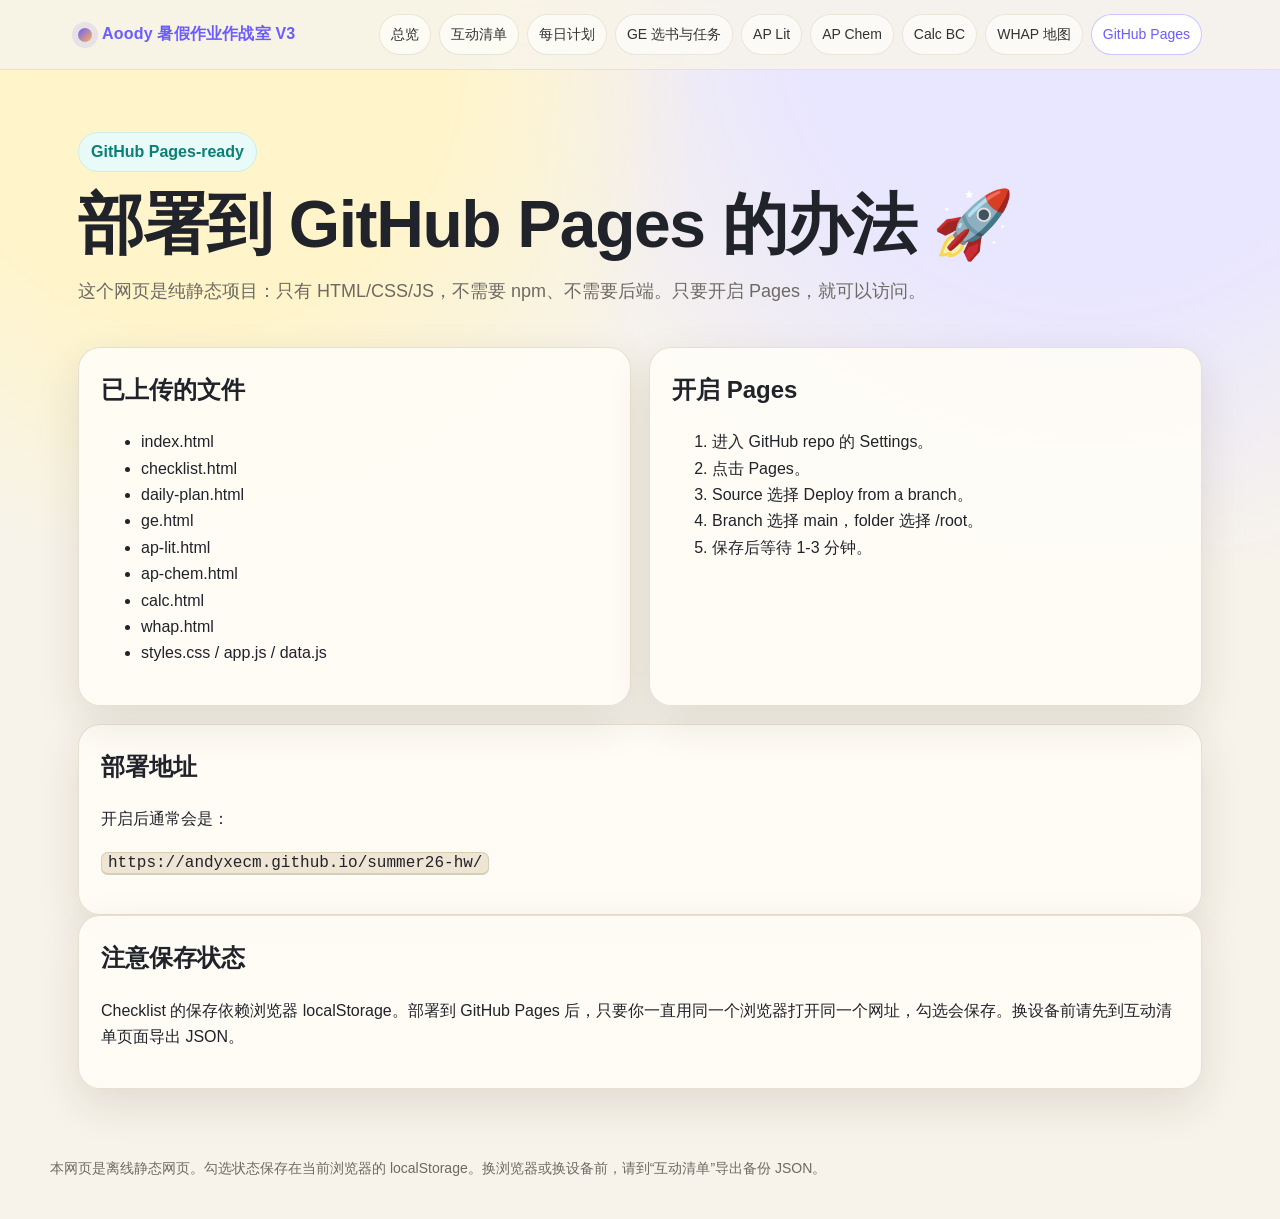
<file: deploy.html>
<!doctype html>
<html lang="zh-CN">
<head>
<meta charset="utf-8"><meta name="viewport" content="width=device-width, initial-scale=1">
<title>GitHub Pages | Aoody 暑假作业作战室 V3</title>
<link rel="stylesheet" href="styles.css"><script src="data.js"></script><script src="app.js" defer></script>
</head>
<body>
<header class="topbar"><div class="topbar-inner"><a class="brand" href="index.html"><span class="dot"></span><span>Aoody 暑假作业作战室 V3</span></a><nav><a href="index.html">总览</a><a href="checklist.html">互动清单</a><a href="daily-plan.html">每日计划</a><a href="ge.html">GE 选书与任务</a><a href="ap-lit.html">AP Lit</a><a href="ap-chem.html">AP Chem</a><a href="calc.html">Calc BC</a><a href="whap.html">WHAP 地图</a><a href="deploy.html">GitHub Pages</a></nav></div></header>
<main class="shell">
<section class="hero"><span class="kicker">GitHub Pages-ready</span><h1>部署到 GitHub Pages 的办法 🚀</h1><p>这个网页是纯静态项目：只有 HTML/CSS/JS，不需要 npm、不需要后端。只要开启 Pages，就可以访问。</p></section>
<section class="grid two"><div class="card"><h2>已上传的文件</h2><ul><li>index.html</li><li>checklist.html</li><li>daily-plan.html</li><li>ge.html</li><li>ap-lit.html</li><li>ap-chem.html</li><li>calc.html</li><li>whap.html</li><li>styles.css / app.js / data.js</li></ul></div><div class="card"><h2>开启 Pages</h2><ol><li>进入 GitHub repo 的 Settings。</li><li>点击 Pages。</li><li>Source 选择 Deploy from a branch。</li><li>Branch 选择 main，folder 选择 /root。</li><li>保存后等待 1-3 分钟。</li></ol></div></section>
<section class="card" style="margin-top:18px"><h2>部署地址</h2><p>开启后通常会是：</p><p><span class="kbd">https://andyxecm.github.io/summer26-hw/</span></p></section>
<section class="card"><h2>注意保存状态</h2><p>Checklist 的保存依赖浏览器 localStorage。部署到 GitHub Pages 后，只要你一直用同一个浏览器打开同一个网址，勾选会保存。换设备前请先到互动清单页面导出 JSON。</p></section>
</main>
<footer class="shell footer">本网页是离线静态网页。勾选状态保存在当前浏览器的 localStorage。换浏览器或换设备前，请到“互动清单”导出备份 JSON。</footer>
</body></html>
</file>
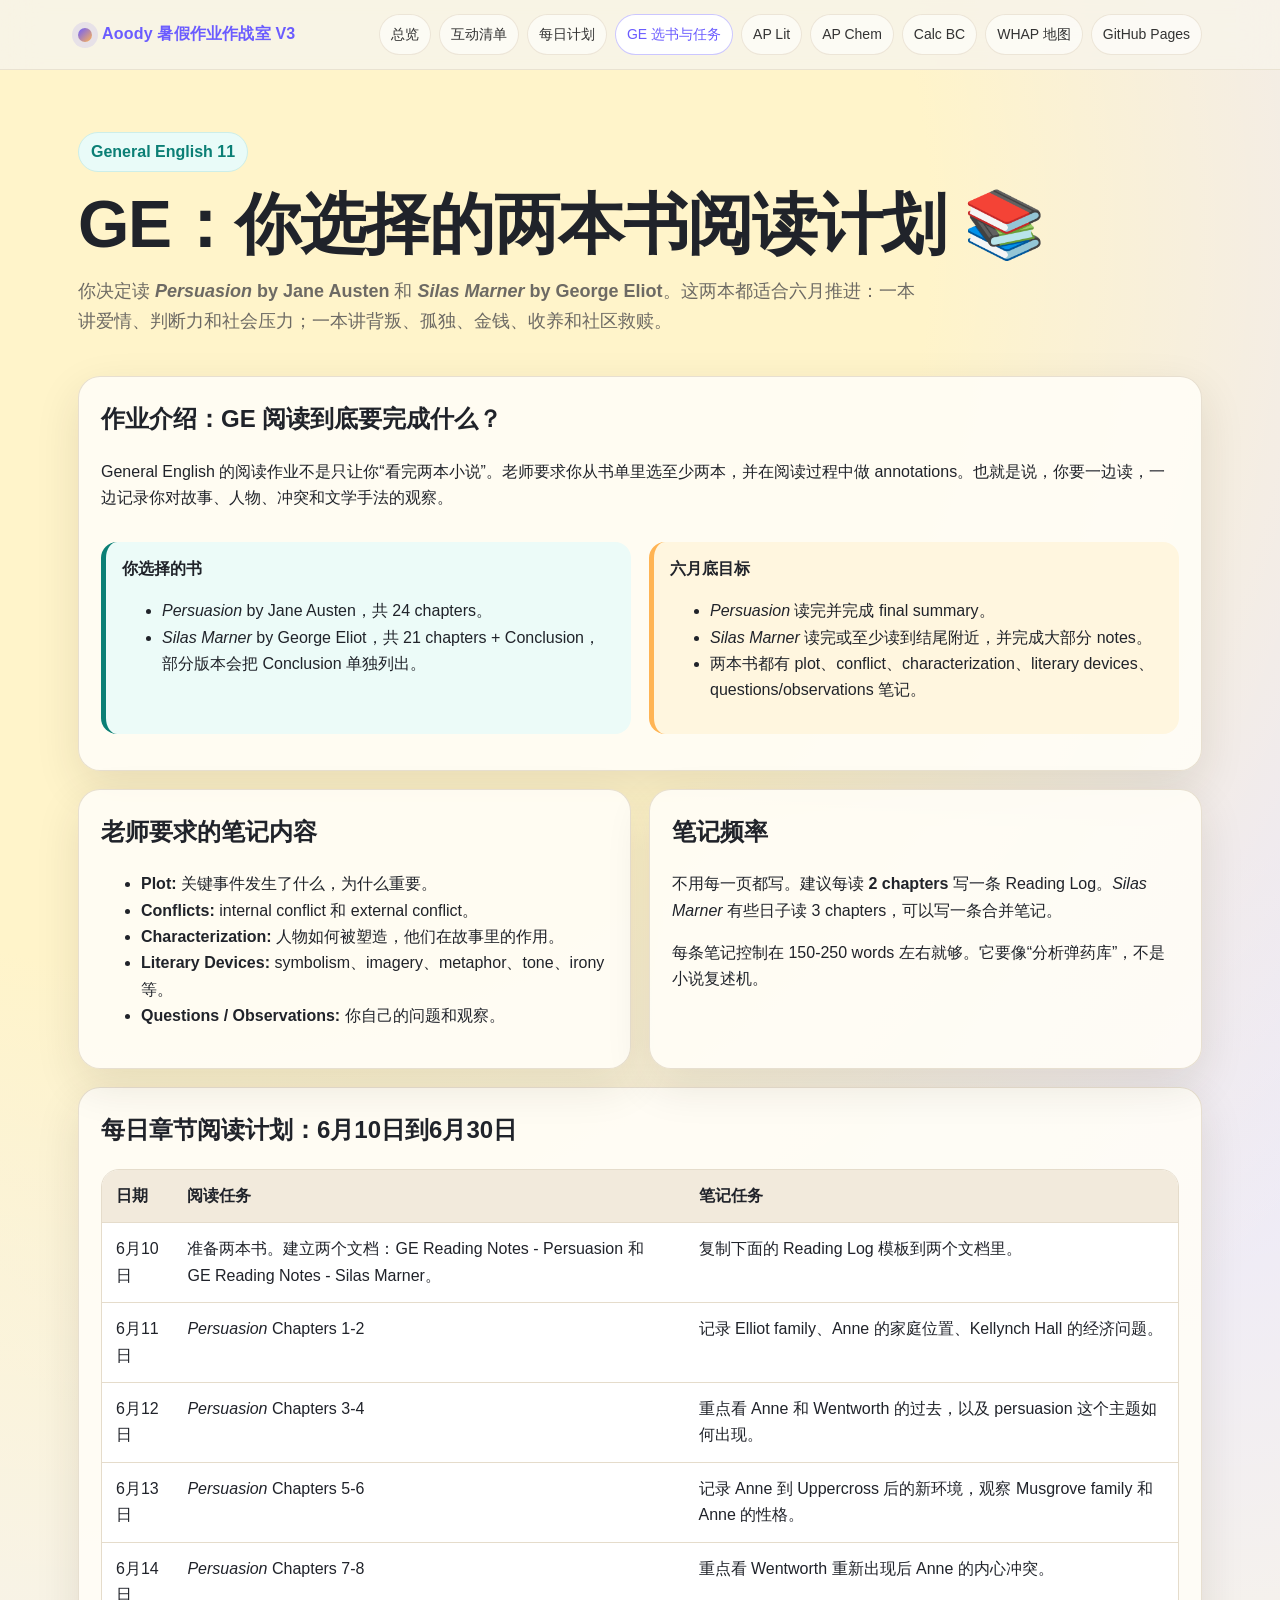
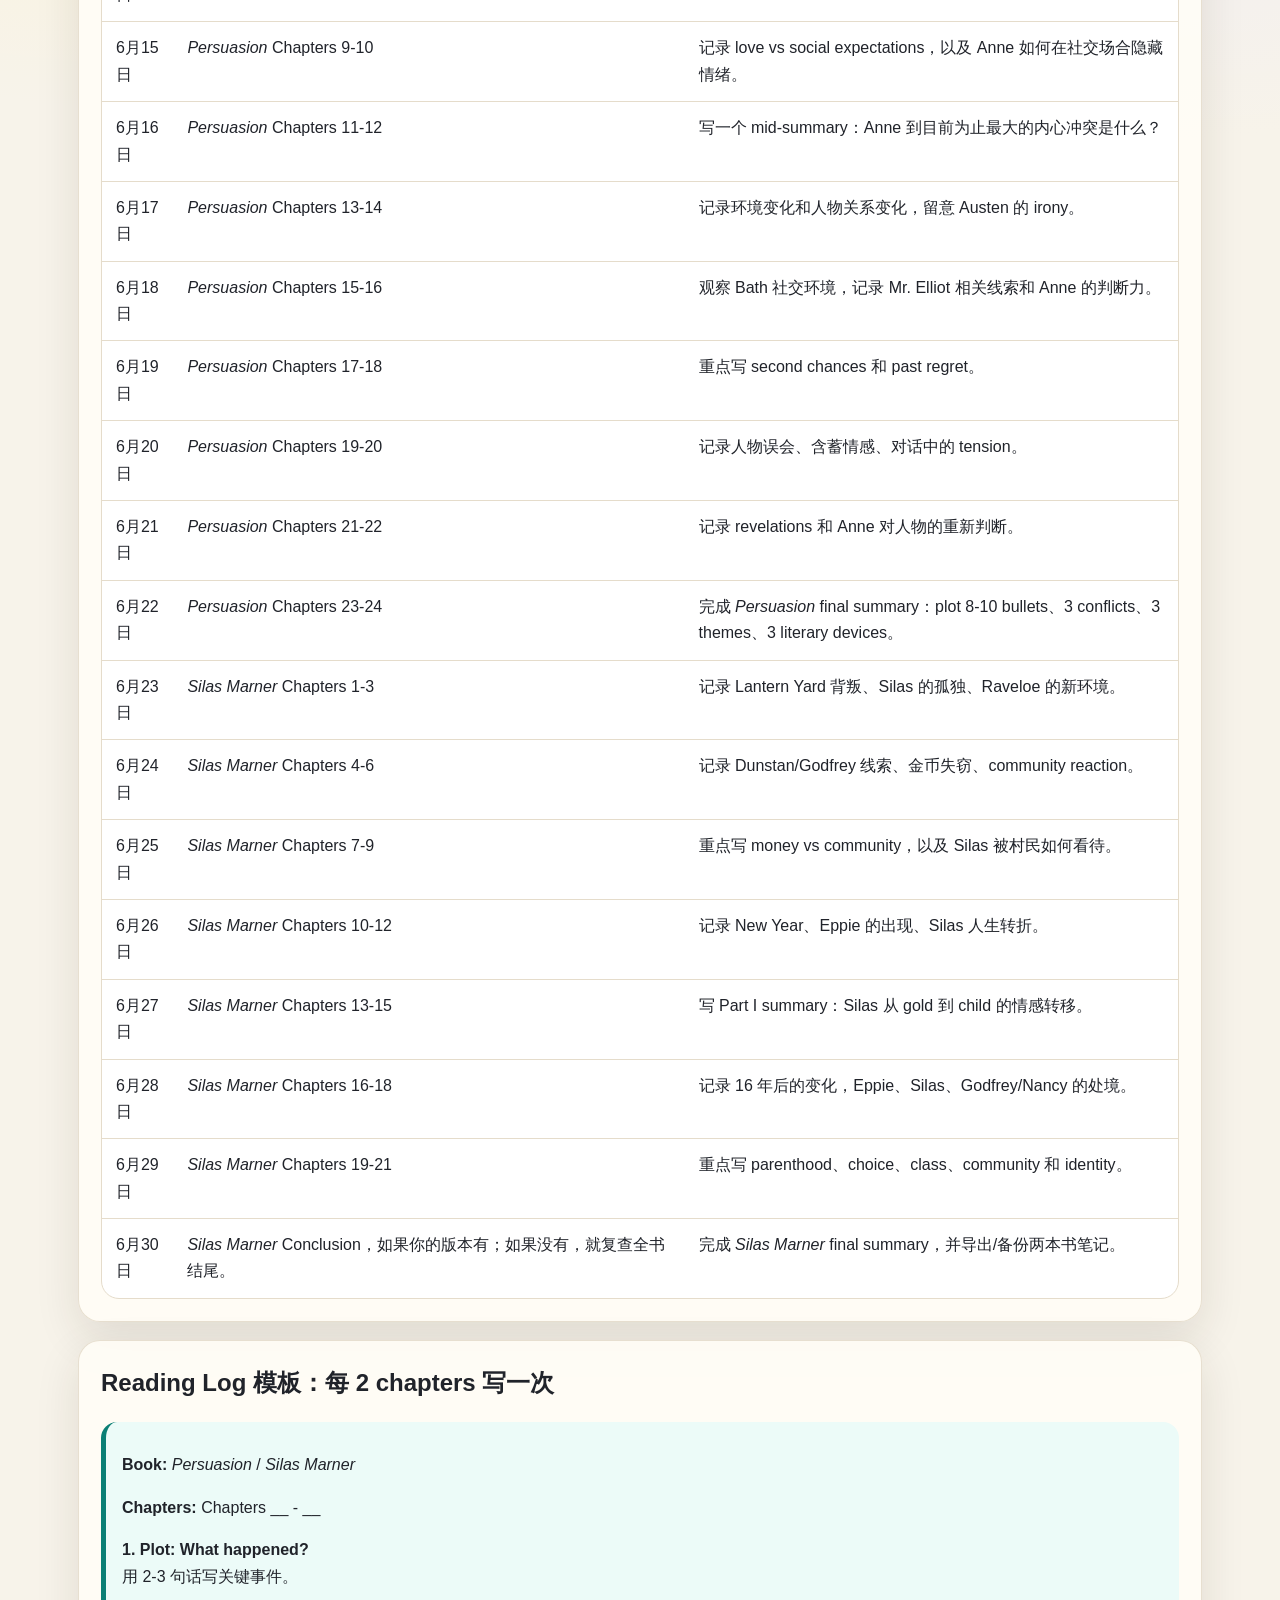
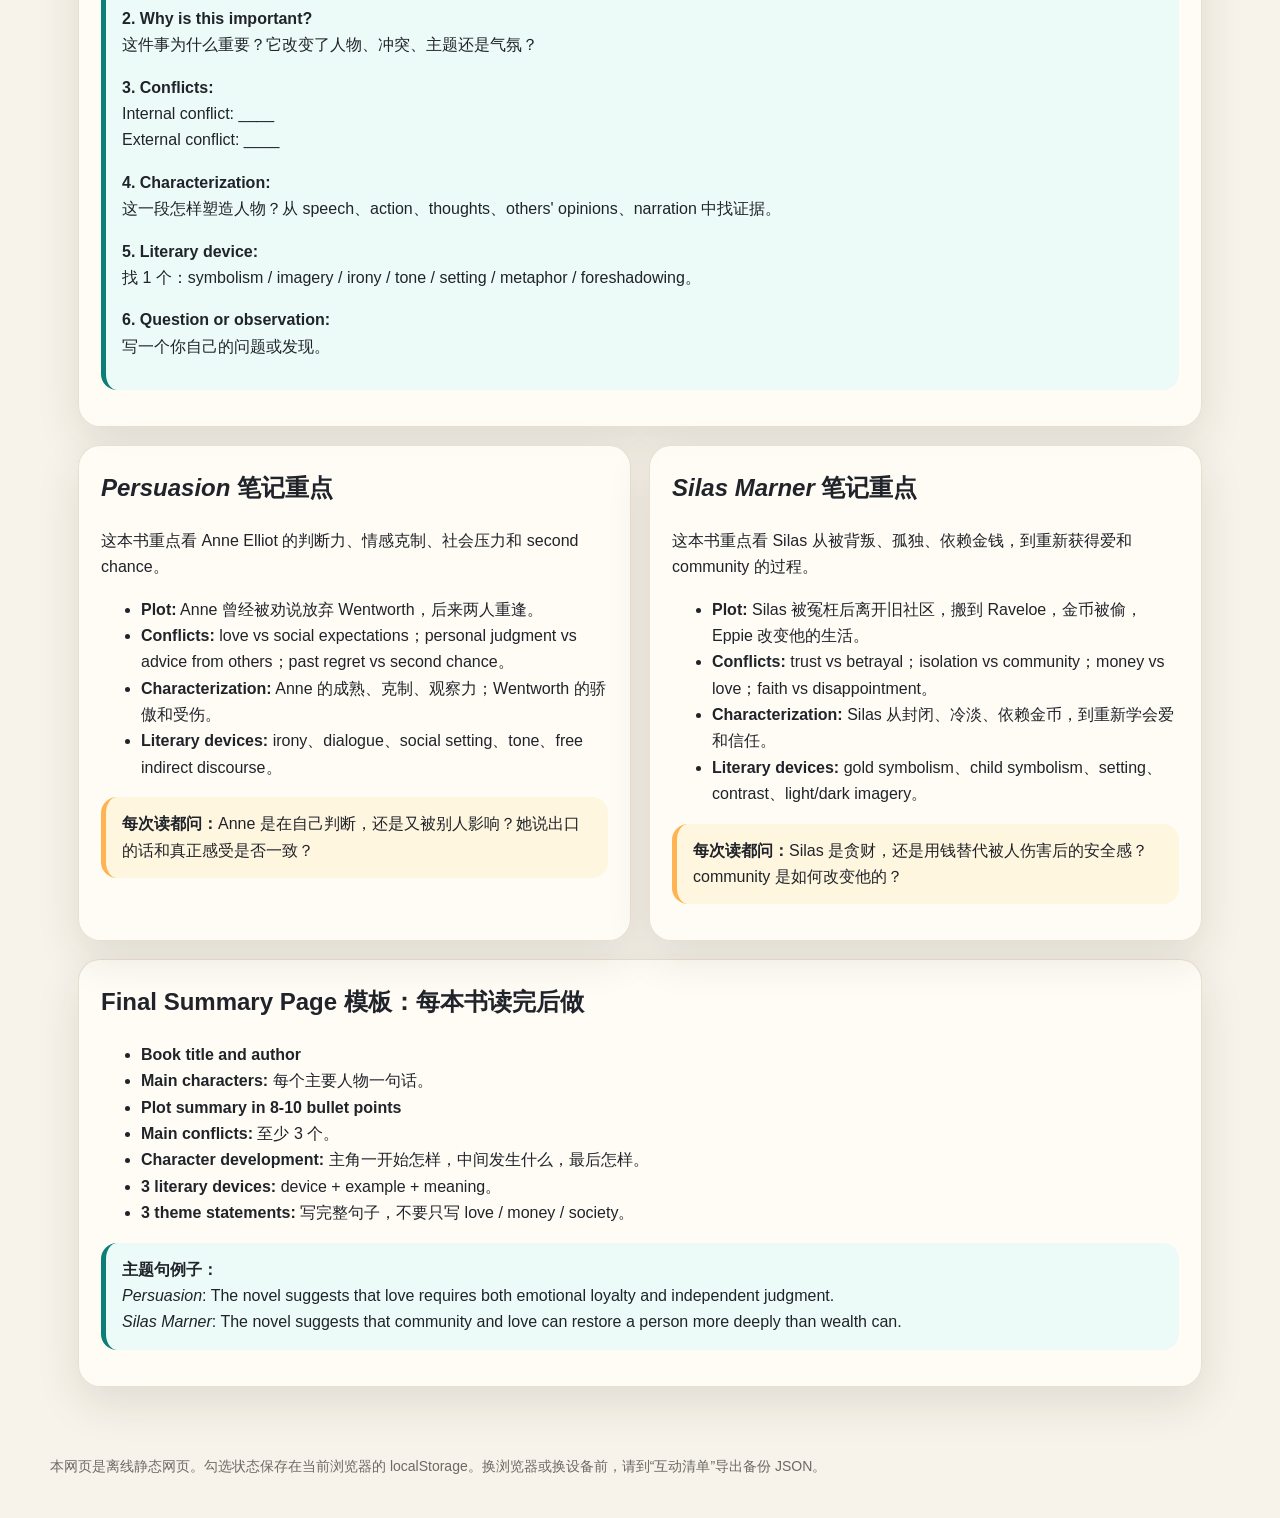
<file: ge.html>
<!doctype html>
<html lang="zh-CN">
<head>
<meta charset="utf-8">
<meta name="viewport" content="width=device-width, initial-scale=1">
<title>GE 选书与任务 | Aoody 暑假作业作战室 V3</title>
<link rel="stylesheet" href="styles.css">
<script src="data.js"></script>
<script src="app.js" defer></script>
</head>
<body>
<header class="topbar"><div class="topbar-inner"><a class="brand" href="index.html"><span class="dot"></span><span>Aoody 暑假作业作战室 V3</span></a><nav><a href="index.html">总览</a><a href="checklist.html">互动清单</a><a href="daily-plan.html">每日计划</a><a href="ge.html">GE 选书与任务</a><a href="ap-lit.html">AP Lit</a><a href="ap-chem.html">AP Chem</a><a href="calc.html">Calc BC</a><a href="whap.html">WHAP 地图</a><a href="deploy.html">GitHub Pages</a></nav></div></header>
<main class="shell">
<section class="hero"><span class="kicker">General English 11</span><h1>GE：你选择的两本书阅读计划 📚</h1><p>你决定读 <b><i>Persuasion</i> by Jane Austen</b> 和 <b><i>Silas Marner</i> by George Eliot</b>。这两本都适合六月推进：一本讲爱情、判断力和社会压力；一本讲背叛、孤独、金钱、收养和社区救赎。</p></section>

<section class="card"><h2>作业介绍：GE 阅读到底要完成什么？</h2><p>General English 的阅读作业不是只让你“看完两本小说”。老师要求你从书单里选至少两本，并在阅读过程中做 annotations。也就是说，你要一边读，一边记录你对故事、人物、冲突和文学手法的观察。</p><div class="grid two"><div class="notice green"><b>你选择的书</b><ul><li><i>Persuasion</i> by Jane Austen，共 24 chapters。</li><li><i>Silas Marner</i> by George Eliot，共 21 chapters + Conclusion，部分版本会把 Conclusion 单独列出。</li></ul></div><div class="notice yellow"><b>六月底目标</b><ul><li><i>Persuasion</i> 读完并完成 final summary。</li><li><i>Silas Marner</i> 读完或至少读到结尾附近，并完成大部分 notes。</li><li>两本书都有 plot、conflict、characterization、literary devices、questions/observations 笔记。</li></ul></div></div></section>

<section class="grid two" style="margin-top:18px"><div class="card"><h2>老师要求的笔记内容</h2><ul><li><b>Plot:</b> 关键事件发生了什么，为什么重要。</li><li><b>Conflicts:</b> internal conflict 和 external conflict。</li><li><b>Characterization:</b> 人物如何被塑造，他们在故事里的作用。</li><li><b>Literary Devices:</b> symbolism、imagery、metaphor、tone、irony 等。</li><li><b>Questions / Observations:</b> 你自己的问题和观察。</li></ul></div><div class="card"><h2>笔记频率</h2><p>不用每一页都写。建议每读 <b>2 chapters</b> 写一条 Reading Log。<i>Silas Marner</i> 有些日子读 3 chapters，可以写一条合并笔记。</p><p>每条笔记控制在 150-250 words 左右就够。它要像“分析弹药库”，不是小说复述机。</p></div></section>

<section class="card" style="margin-top:18px"><h2>每日章节阅读计划：6月10日到6月30日</h2><table class="table"><tr><th>日期</th><th>阅读任务</th><th>笔记任务</th></tr><tr><td>6月10日</td><td>准备两本书。建立两个文档：GE Reading Notes - Persuasion 和 GE Reading Notes - Silas Marner。</td><td>复制下面的 Reading Log 模板到两个文档里。</td></tr><tr><td>6月11日</td><td><i>Persuasion</i> Chapters 1-2</td><td>记录 Elliot family、Anne 的家庭位置、Kellynch Hall 的经济问题。</td></tr><tr><td>6月12日</td><td><i>Persuasion</i> Chapters 3-4</td><td>重点看 Anne 和 Wentworth 的过去，以及 persuasion 这个主题如何出现。</td></tr><tr><td>6月13日</td><td><i>Persuasion</i> Chapters 5-6</td><td>记录 Anne 到 Uppercross 后的新环境，观察 Musgrove family 和 Anne 的性格。</td></tr><tr><td>6月14日</td><td><i>Persuasion</i> Chapters 7-8</td><td>重点看 Wentworth 重新出现后 Anne 的内心冲突。</td></tr><tr><td>6月15日</td><td><i>Persuasion</i> Chapters 9-10</td><td>记录 love vs social expectations，以及 Anne 如何在社交场合隐藏情绪。</td></tr><tr><td>6月16日</td><td><i>Persuasion</i> Chapters 11-12</td><td>写一个 mid-summary：Anne 到目前为止最大的内心冲突是什么？</td></tr><tr><td>6月17日</td><td><i>Persuasion</i> Chapters 13-14</td><td>记录环境变化和人物关系变化，留意 Austen 的 irony。</td></tr><tr><td>6月18日</td><td><i>Persuasion</i> Chapters 15-16</td><td>观察 Bath 社交环境，记录 Mr. Elliot 相关线索和 Anne 的判断力。</td></tr><tr><td>6月19日</td><td><i>Persuasion</i> Chapters 17-18</td><td>重点写 second chances 和 past regret。</td></tr><tr><td>6月20日</td><td><i>Persuasion</i> Chapters 19-20</td><td>记录人物误会、含蓄情感、对话中的 tension。</td></tr><tr><td>6月21日</td><td><i>Persuasion</i> Chapters 21-22</td><td>记录 revelations 和 Anne 对人物的重新判断。</td></tr><tr><td>6月22日</td><td><i>Persuasion</i> Chapters 23-24</td><td>完成 <i>Persuasion</i> final summary：plot 8-10 bullets、3 conflicts、3 themes、3 literary devices。</td></tr><tr><td>6月23日</td><td><i>Silas Marner</i> Chapters 1-3</td><td>记录 Lantern Yard 背叛、Silas 的孤独、Raveloe 的新环境。</td></tr><tr><td>6月24日</td><td><i>Silas Marner</i> Chapters 4-6</td><td>记录 Dunstan/Godfrey 线索、金币失窃、community reaction。</td></tr><tr><td>6月25日</td><td><i>Silas Marner</i> Chapters 7-9</td><td>重点写 money vs community，以及 Silas 被村民如何看待。</td></tr><tr><td>6月26日</td><td><i>Silas Marner</i> Chapters 10-12</td><td>记录 New Year、Eppie 的出现、Silas 人生转折。</td></tr><tr><td>6月27日</td><td><i>Silas Marner</i> Chapters 13-15</td><td>写 Part I summary：Silas 从 gold 到 child 的情感转移。</td></tr><tr><td>6月28日</td><td><i>Silas Marner</i> Chapters 16-18</td><td>记录 16 年后的变化，Eppie、Silas、Godfrey/Nancy 的处境。</td></tr><tr><td>6月29日</td><td><i>Silas Marner</i> Chapters 19-21</td><td>重点写 parenthood、choice、class、community 和 identity。</td></tr><tr><td>6月30日</td><td><i>Silas Marner</i> Conclusion，如果你的版本有；如果没有，就复查全书结尾。</td><td>完成 <i>Silas Marner</i> final summary，并导出/备份两本书笔记。</td></tr></table></section>

<section class="card" style="margin-top:18px"><h2>Reading Log 模板：每 2 chapters 写一次</h2><div class="notice green"><p><b>Book:</b> <i>Persuasion</i> / <i>Silas Marner</i></p><p><b>Chapters:</b> Chapters __ - __</p><p><b>1. Plot: What happened?</b><br>用 2-3 句话写关键事件。</p><p><b>2. Why is this important?</b><br>这件事为什么重要？它改变了人物、冲突、主题还是气氛？</p><p><b>3. Conflicts:</b><br>Internal conflict: ____<br>External conflict: ____</p><p><b>4. Characterization:</b><br>这一段怎样塑造人物？从 speech、action、thoughts、others' opinions、narration 中找证据。</p><p><b>5. Literary device:</b><br>找 1 个：symbolism / imagery / irony / tone / setting / metaphor / foreshadowing。</p><p><b>6. Question or observation:</b><br>写一个你自己的问题或发现。</p></div></section>

<section class="grid two" style="margin-top:18px"><div class="card"><h2><i>Persuasion</i> 笔记重点</h2><p>这本书重点看 Anne Elliot 的判断力、情感克制、社会压力和 second chance。</p><ul><li><b>Plot:</b> Anne 曾经被劝说放弃 Wentworth，后来两人重逢。</li><li><b>Conflicts:</b> love vs social expectations；personal judgment vs advice from others；past regret vs second chance。</li><li><b>Characterization:</b> Anne 的成熟、克制、观察力；Wentworth 的骄傲和受伤。</li><li><b>Literary devices:</b> irony、dialogue、social setting、tone、free indirect discourse。</li></ul><div class="notice yellow"><b>每次读都问：</b>Anne 是在自己判断，还是又被别人影响？她说出口的话和真正感受是否一致？</div></div><div class="card"><h2><i>Silas Marner</i> 笔记重点</h2><p>这本书重点看 Silas 从被背叛、孤独、依赖金钱，到重新获得爱和 community 的过程。</p><ul><li><b>Plot:</b> Silas 被冤枉后离开旧社区，搬到 Raveloe，金币被偷，Eppie 改变他的生活。</li><li><b>Conflicts:</b> trust vs betrayal；isolation vs community；money vs love；faith vs disappointment。</li><li><b>Characterization:</b> Silas 从封闭、冷淡、依赖金币，到重新学会爱和信任。</li><li><b>Literary devices:</b> gold symbolism、child symbolism、setting、contrast、light/dark imagery。</li></ul><div class="notice yellow"><b>每次读都问：</b>Silas 是贪财，还是用钱替代被人伤害后的安全感？community 是如何改变他的？</div></div></section>

<section class="card" style="margin-top:18px"><h2>Final Summary Page 模板：每本书读完后做</h2><ul><li><b>Book title and author</b></li><li><b>Main characters:</b> 每个主要人物一句话。</li><li><b>Plot summary in 8-10 bullet points</b></li><li><b>Main conflicts:</b> 至少 3 个。</li><li><b>Character development:</b> 主角一开始怎样，中间发生什么，最后怎样。</li><li><b>3 literary devices:</b> device + example + meaning。</li><li><b>3 theme statements:</b> 写完整句子，不要只写 love / money / society。</li></ul><div class="notice green"><b>主题句例子：</b><br><i>Persuasion</i>: The novel suggests that love requires both emotional loyalty and independent judgment.<br><i>Silas Marner</i>: The novel suggests that community and love can restore a person more deeply than wealth can.</div></section>
</main>
<footer class="shell footer">本网页是离线静态网页。勾选状态保存在当前浏览器的 localStorage。换浏览器或换设备前，请到“互动清单”导出备份 JSON。</footer>
</body></html>
</file>
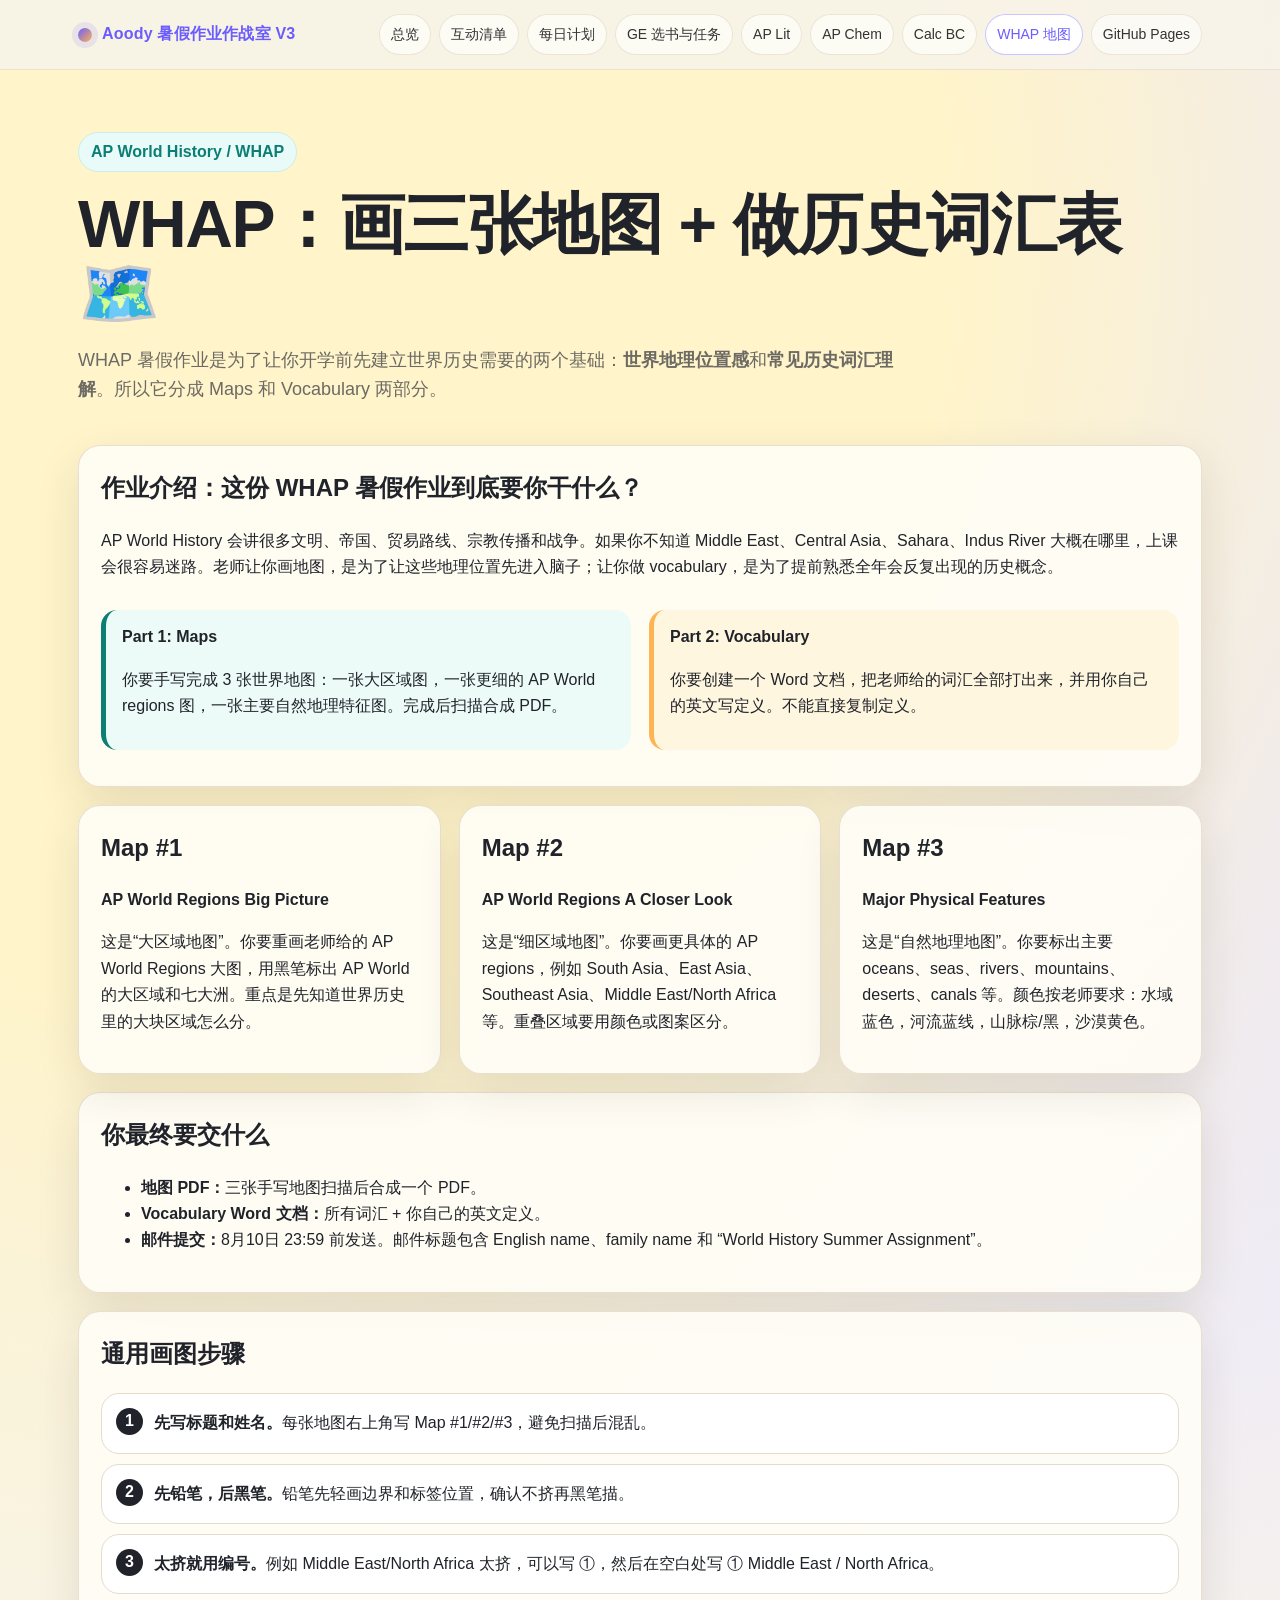
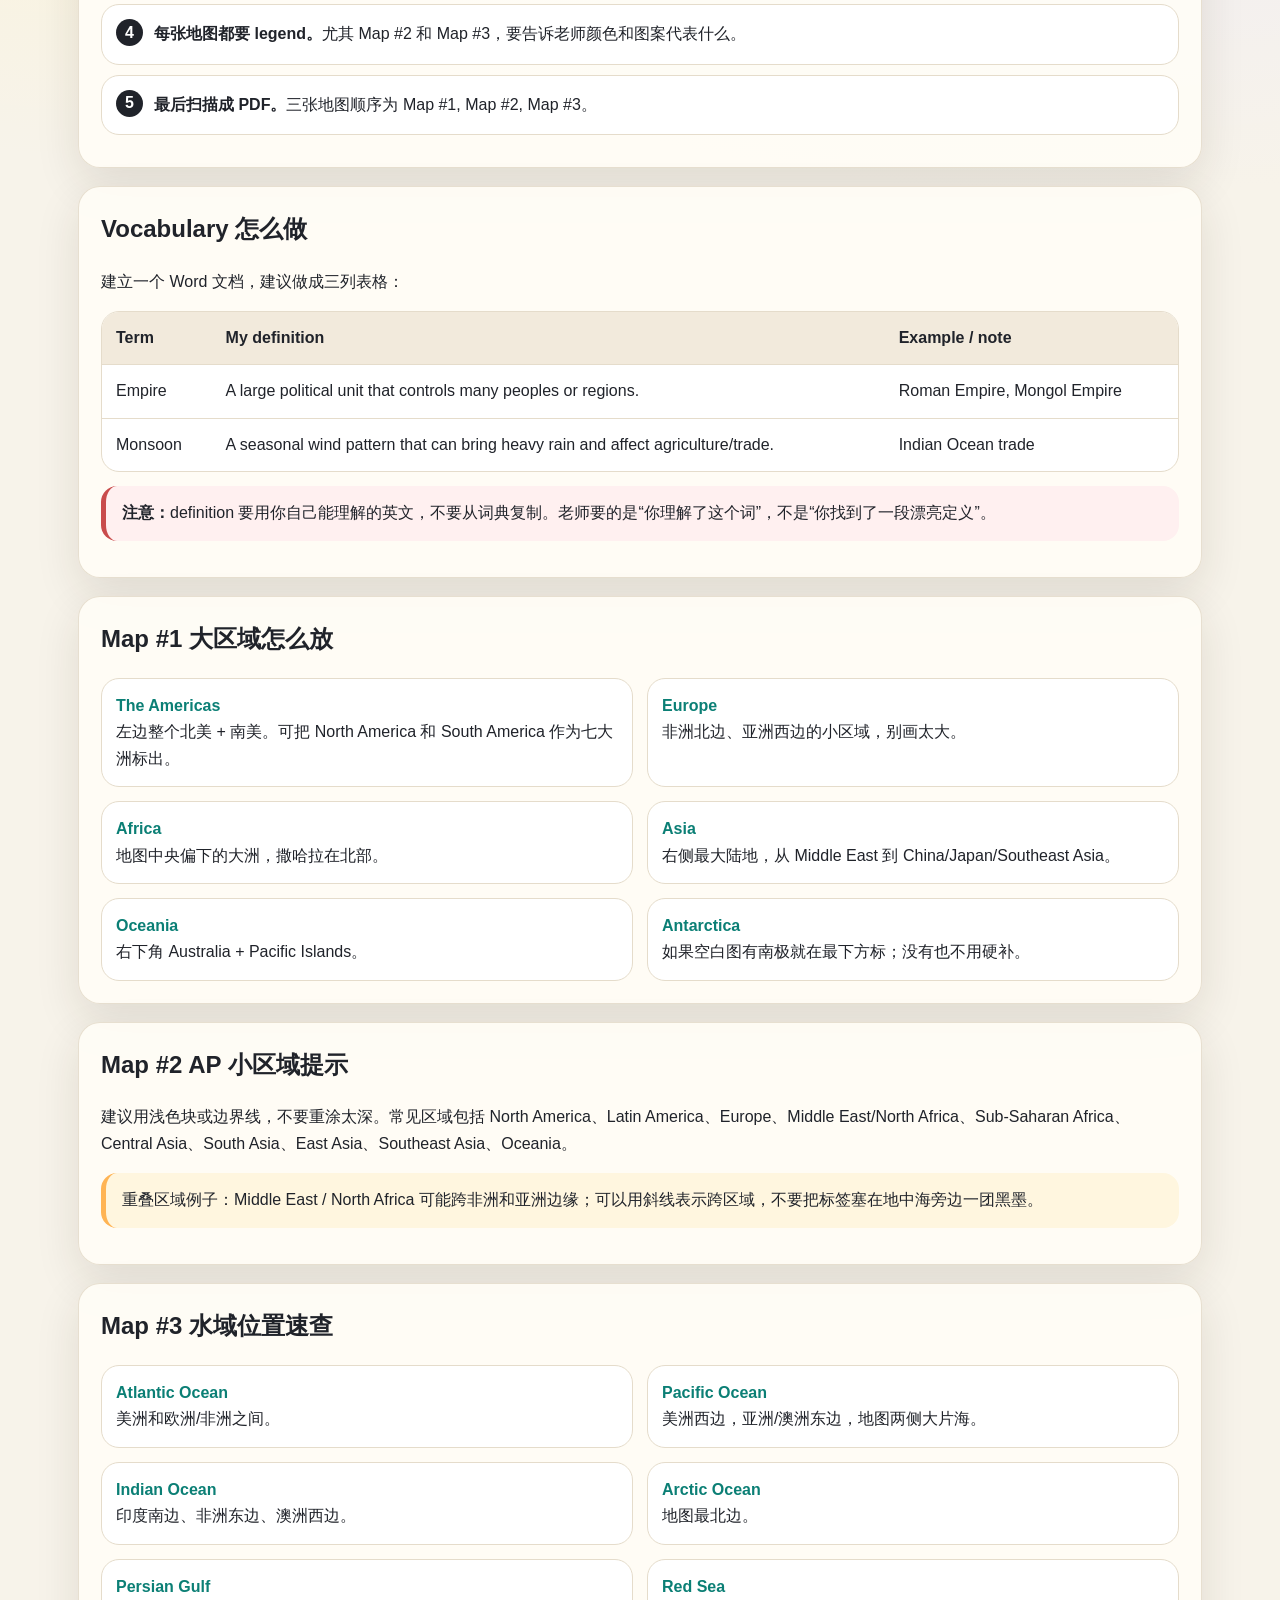
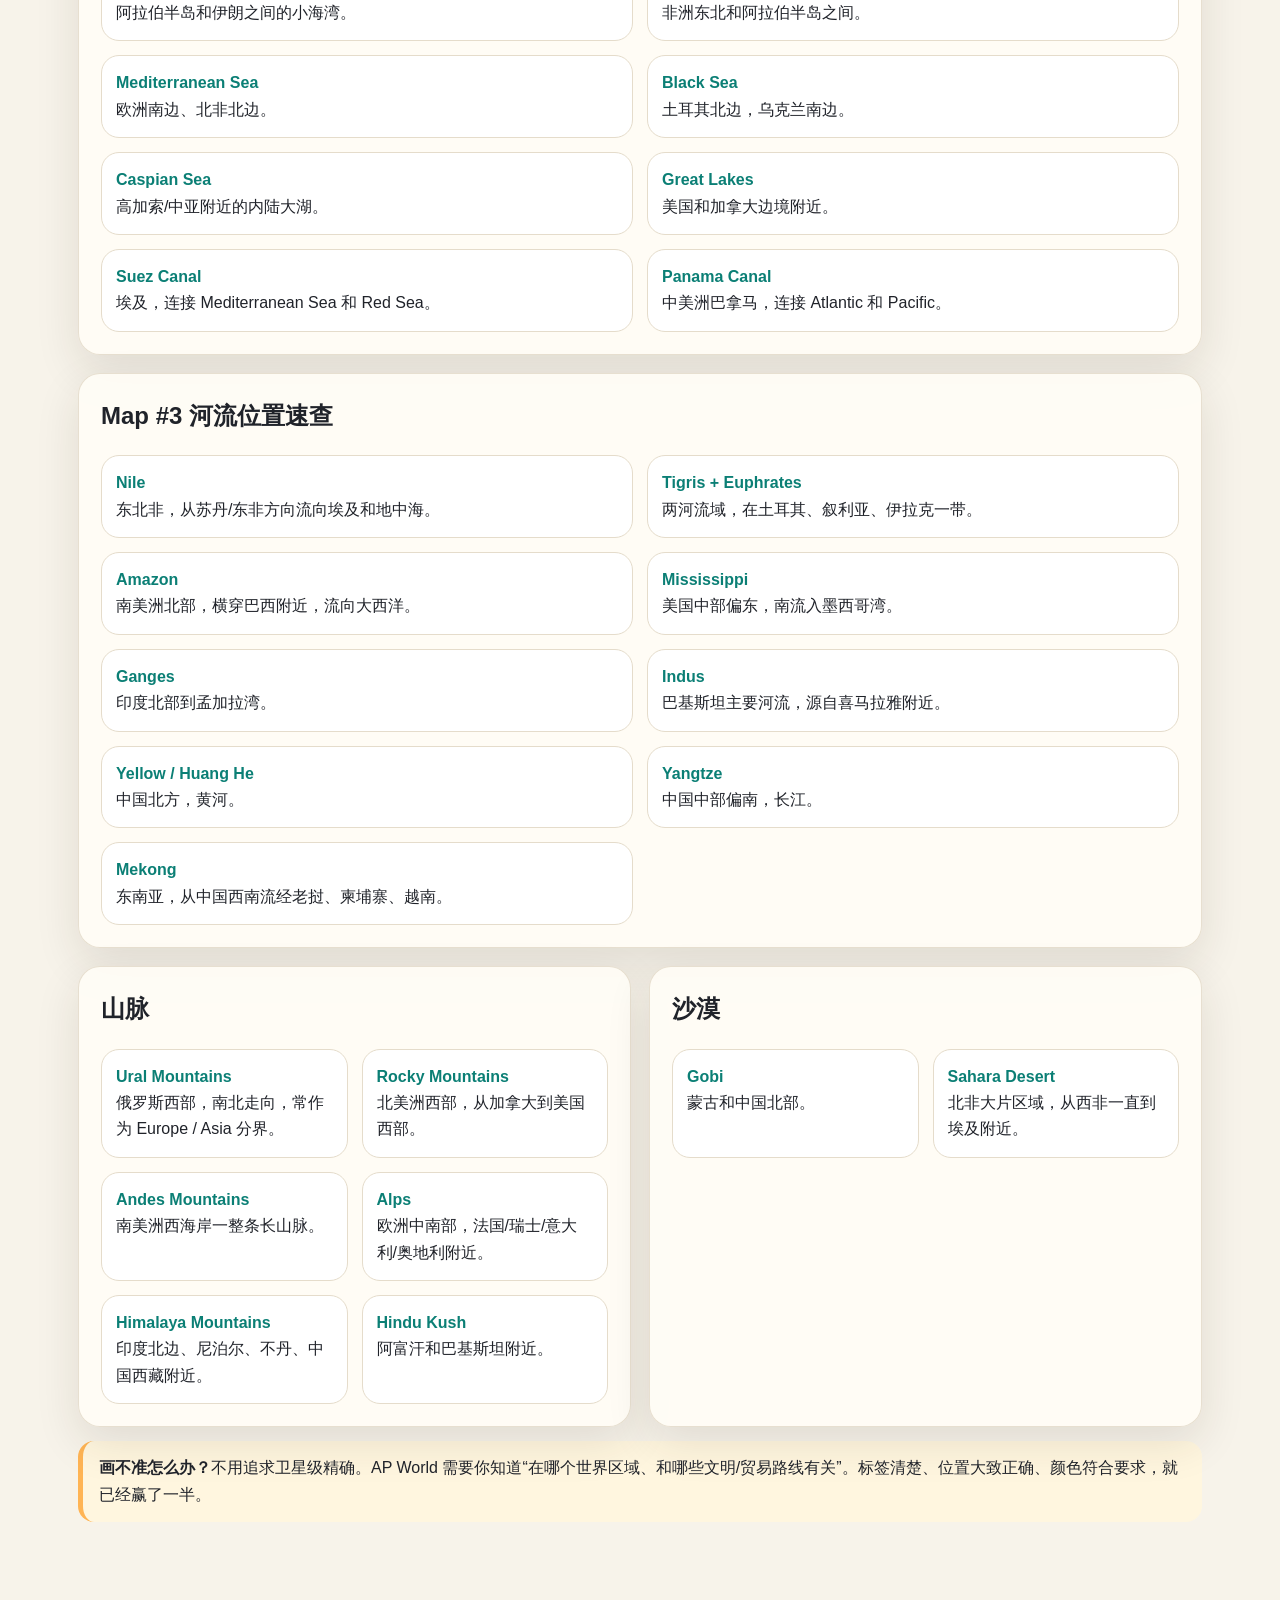
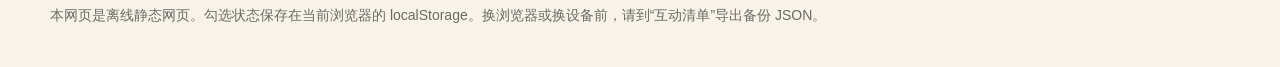
<file: whap.html>
<!doctype html>
<html lang="zh-CN">
<head>
<meta charset="utf-8"><meta name="viewport" content="width=device-width, initial-scale=1">
<title>WHAP 地图 | Aoody 暑假作业作战室 V3</title>
<link rel="stylesheet" href="styles.css"><script src="data.js"></script><script src="app.js" defer></script>
</head>
<body>
<header class="topbar"><div class="topbar-inner"><a class="brand" href="index.html"><span class="dot"></span><span>Aoody 暑假作业作战室 V3</span></a><nav><a href="index.html">总览</a><a href="checklist.html">互动清单</a><a href="daily-plan.html">每日计划</a><a href="ge.html">GE 选书与任务</a><a href="ap-lit.html">AP Lit</a><a href="ap-chem.html">AP Chem</a><a href="calc.html">Calc BC</a><a href="whap.html">WHAP 地图</a><a href="deploy.html">GitHub Pages</a></nav></div></header>
<main class="shell">
<section class="hero"><span class="kicker">AP World History / WHAP</span><h1>WHAP：画三张地图 + 做历史词汇表 🗺️</h1><p>WHAP 暑假作业是为了让你开学前先建立世界历史需要的两个基础：<b>世界地理位置感</b>和<b>常见历史词汇理解</b>。所以它分成 Maps 和 Vocabulary 两部分。</p></section>
<section class="card"><h2>作业介绍：这份 WHAP 暑假作业到底要你干什么？</h2><p>AP World History 会讲很多文明、帝国、贸易路线、宗教传播和战争。如果你不知道 Middle East、Central Asia、Sahara、Indus River 大概在哪里，上课会很容易迷路。老师让你画地图，是为了让这些地理位置先进入脑子；让你做 vocabulary，是为了提前熟悉全年会反复出现的历史概念。</p><div class="grid two"><div class="notice green"><b>Part 1: Maps</b><p>你要手写完成 3 张世界地图：一张大区域图，一张更细的 AP World regions 图，一张主要自然地理特征图。完成后扫描合成 PDF。</p></div><div class="notice yellow"><b>Part 2: Vocabulary</b><p>你要创建一个 Word 文档，把老师给的词汇全部打出来，并用你自己的英文写定义。不能直接复制定义。</p></div></div></section>
<section class="grid three" style="margin-top:18px"><div class="card"><h2>Map #1</h2><p><b>AP World Regions Big Picture</b></p><p>这是“大区域地图”。你要重画老师给的 AP World Regions 大图，用黑笔标出 AP World 的大区域和七大洲。重点是先知道世界历史里的大块区域怎么分。</p></div><div class="card"><h2>Map #2</h2><p><b>AP World Regions A Closer Look</b></p><p>这是“细区域地图”。你要画更具体的 AP regions，例如 South Asia、East Asia、Southeast Asia、Middle East/North Africa 等。重叠区域要用颜色或图案区分。</p></div><div class="card"><h2>Map #3</h2><p><b>Major Physical Features</b></p><p>这是“自然地理地图”。你要标出主要 oceans、seas、rivers、mountains、deserts、canals 等。颜色按老师要求：水域蓝色，河流蓝线，山脉棕/黑，沙漠黄色。</p></div></section>
<section class="card" style="margin-top:18px"><h2>你最终要交什么</h2><ul><li><b>地图 PDF：</b>三张手写地图扫描后合成一个 PDF。</li><li><b>Vocabulary Word 文档：</b>所有词汇 + 你自己的英文定义。</li><li><b>邮件提交：</b>8月10日 23:59 前发送。邮件标题包含 English name、family name 和 “World History Summer Assignment”。</li></ul></section>
<section class="card" style="margin-top:18px"><h2>通用画图步骤</h2><div class="steps"><div class="step"><b>先写标题和姓名。</b>每张地图右上角写 Map #1/#2/#3，避免扫描后混乱。</div><div class="step"><b>先铅笔，后黑笔。</b>铅笔先轻画边界和标签位置，确认不挤再黑笔描。</div><div class="step"><b>太挤就用编号。</b>例如 Middle East/North Africa 太挤，可以写 ①，然后在空白处写 ① Middle East / North Africa。</div><div class="step"><b>每张地图都要 legend。</b>尤其 Map #2 和 Map #3，要告诉老师颜色和图案代表什么。</div><div class="step"><b>最后扫描成 PDF。</b>三张地图顺序为 Map #1, Map #2, Map #3。</div></div></section>
<section class="card" style="margin-top:18px"><h2>Vocabulary 怎么做</h2><p>建立一个 Word 文档，建议做成三列表格：</p><table class="table"><tr><th>Term</th><th>My definition</th><th>Example / note</th></tr><tr><td>Empire</td><td>A large political unit that controls many peoples or regions.</td><td>Roman Empire, Mongol Empire</td></tr><tr><td>Monsoon</td><td>A seasonal wind pattern that can bring heavy rain and affect agriculture/trade.</td><td>Indian Ocean trade</td></tr></table><div class="notice red"><b>注意：</b>definition 要用你自己能理解的英文，不要从词典复制。老师要的是“你理解了这个词”，不是“你找到了一段漂亮定义”。</div></section>
<section class="card" style="margin-top:18px"><h2>Map #1 大区域怎么放</h2><div class="map-mini"><div class="map-item"><b>The Americas</b><span>左边整个北美 + 南美。可把 North America 和 South America 作为七大洲标出。</span></div><div class="map-item"><b>Europe</b><span>非洲北边、亚洲西边的小区域，别画太大。</span></div><div class="map-item"><b>Africa</b><span>地图中央偏下的大洲，撒哈拉在北部。</span></div><div class="map-item"><b>Asia</b><span>右侧最大陆地，从 Middle East 到 China/Japan/Southeast Asia。</span></div><div class="map-item"><b>Oceania</b><span>右下角 Australia + Pacific Islands。</span></div><div class="map-item"><b>Antarctica</b><span>如果空白图有南极就在最下方标；没有也不用硬补。</span></div></div></section>
<section class="card" style="margin-top:18px"><h2>Map #2 AP 小区域提示</h2><p>建议用浅色块或边界线，不要重涂太深。常见区域包括 North America、Latin America、Europe、Middle East/North Africa、Sub-Saharan Africa、Central Asia、South Asia、East Asia、Southeast Asia、Oceania。</p><div class="notice yellow">重叠区域例子：Middle East / North Africa 可能跨非洲和亚洲边缘；可以用斜线表示跨区域，不要把标签塞在地中海旁边一团黑墨。</div></section>
<section class="card" style="margin-top:18px"><h2>Map #3 水域位置速查</h2><div class="map-mini"><div class="map-item"><b>Atlantic Ocean</b><span>美洲和欧洲/非洲之间。</span></div><div class="map-item"><b>Pacific Ocean</b><span>美洲西边，亚洲/澳洲东边，地图两侧大片海。</span></div><div class="map-item"><b>Indian Ocean</b><span>印度南边、非洲东边、澳洲西边。</span></div><div class="map-item"><b>Arctic Ocean</b><span>地图最北边。</span></div><div class="map-item"><b>Persian Gulf</b><span>阿拉伯半岛和伊朗之间的小海湾。</span></div><div class="map-item"><b>Red Sea</b><span>非洲东北和阿拉伯半岛之间。</span></div><div class="map-item"><b>Mediterranean Sea</b><span>欧洲南边、北非北边。</span></div><div class="map-item"><b>Black Sea</b><span>土耳其北边，乌克兰南边。</span></div><div class="map-item"><b>Caspian Sea</b><span>高加索/中亚附近的内陆大湖。</span></div><div class="map-item"><b>Great Lakes</b><span>美国和加拿大边境附近。</span></div><div class="map-item"><b>Suez Canal</b><span>埃及，连接 Mediterranean Sea 和 Red Sea。</span></div><div class="map-item"><b>Panama Canal</b><span>中美洲巴拿马，连接 Atlantic 和 Pacific。</span></div></div></section>
<section class="card" style="margin-top:18px"><h2>Map #3 河流位置速查</h2><div class="map-mini"><div class="map-item"><b>Nile</b><span>东北非，从苏丹/东非方向流向埃及和地中海。</span></div><div class="map-item"><b>Tigris + Euphrates</b><span>两河流域，在土耳其、叙利亚、伊拉克一带。</span></div><div class="map-item"><b>Amazon</b><span>南美洲北部，横穿巴西附近，流向大西洋。</span></div><div class="map-item"><b>Mississippi</b><span>美国中部偏东，南流入墨西哥湾。</span></div><div class="map-item"><b>Ganges</b><span>印度北部到孟加拉湾。</span></div><div class="map-item"><b>Indus</b><span>巴基斯坦主要河流，源自喜马拉雅附近。</span></div><div class="map-item"><b>Yellow / Huang He</b><span>中国北方，黄河。</span></div><div class="map-item"><b>Yangtze</b><span>中国中部偏南，长江。</span></div><div class="map-item"><b>Mekong</b><span>东南亚，从中国西南流经老挝、柬埔寨、越南。</span></div></div></section>
<section class="grid two" style="margin-top:18px"><div class="card"><h2>山脉</h2><div class="map-mini"><div class="map-item"><b>Ural Mountains</b><span>俄罗斯西部，南北走向，常作为 Europe / Asia 分界。</span></div><div class="map-item"><b>Rocky Mountains</b><span>北美洲西部，从加拿大到美国西部。</span></div><div class="map-item"><b>Andes Mountains</b><span>南美洲西海岸一整条长山脉。</span></div><div class="map-item"><b>Alps</b><span>欧洲中南部，法国/瑞士/意大利/奥地利附近。</span></div><div class="map-item"><b>Himalaya Mountains</b><span>印度北边、尼泊尔、不丹、中国西藏附近。</span></div><div class="map-item"><b>Hindu Kush</b><span>阿富汗和巴基斯坦附近。</span></div></div></div><div class="card"><h2>沙漠</h2><div class="map-mini"><div class="map-item"><b>Gobi</b><span>蒙古和中国北部。</span></div><div class="map-item"><b>Sahara Desert</b><span>北非大片区域，从西非一直到埃及附近。</span></div></div></div></section>
<section class="notice yellow"><b>画不准怎么办？</b>不用追求卫星级精确。AP World 需要你知道“在哪个世界区域、和哪些文明/贸易路线有关”。标签清楚、位置大致正确、颜色符合要求，就已经赢了一半。</section>
</main>
<footer class="shell footer">本网页是离线静态网页。勾选状态保存在当前浏览器的 localStorage。换浏览器或换设备前，请到“互动清单”导出备份 JSON。</footer>
</body></html>
</file>
<file: styles.css>
:root{
  --bg:#f7f3ea;
  --paper:#fffdf7;
  --ink:#20232a;
  --muted:#6d6a64;
  --line:#e5dccb;
  --accent:#6b5cff;
  --accent2:#0b7f75;
  --warm:#ffb454;
  --danger:#c94c4c;
  --ok:#2d8a54;
  --shadow:0 16px 45px rgba(42,34,20,.11);
  --radius:22px;
}
*{box-sizing:border-box}
html{scroll-behavior:smooth}
body{margin:0;background:radial-gradient(circle at 15% 5%,#fff4ca 0,#fff4ca 16%,transparent 32%),radial-gradient(circle at 85% 0,#e9e6ff 0,#e9e6ff 18%,transparent 36%),var(--bg);color:var(--ink);font-family:-apple-system,BlinkMacSystemFont,"SF Pro Text","Segoe UI",Roboto,"Noto Sans SC","PingFang SC","Microsoft Yahei",sans-serif;line-height:1.65}
a{color:var(--accent);text-decoration:none}a:hover{text-decoration:underline}.shell{max-width:1180px;margin:0 auto;padding:28px}.topbar{position:sticky;top:0;z-index:20;background:rgba(247,243,234,.84);backdrop-filter:blur(18px);border-bottom:1px solid rgba(229,220,203,.75)}.topbar-inner{max-width:1180px;margin:0 auto;padding:14px 28px;display:flex;align-items:center;gap:16px;justify-content:space-between}.brand{display:flex;align-items:center;gap:10px;font-weight:800;letter-spacing:.2px}.brand .dot{width:14px;height:14px;border-radius:50%;background:linear-gradient(135deg,var(--accent),var(--warm));box-shadow:0 0 0 6px rgba(107,92,255,.12)}nav{display:flex;flex-wrap:wrap;gap:8px;justify-content:flex-end}nav a{padding:8px 11px;border-radius:999px;color:#333;background:rgba(255,255,255,.58);border:1px solid rgba(229,220,203,.7);font-size:14px}nav a.active, nav a:hover{background:#fff;color:var(--accent);text-decoration:none;border-color:rgba(107,92,255,.35)}.hero{padding:34px 0 22px}.kicker{display:inline-flex;gap:8px;align-items:center;font-weight:700;color:var(--accent2);background:#e9fbf8;border:1px solid #cdeee8;border-radius:999px;padding:6px 12px}.hero h1{font-size:clamp(34px,6vw,66px);line-height:1.04;margin:18px 0 14px;letter-spacing:-1.4px}.hero p{font-size:18px;color:var(--muted);max-width:850px}.grid{display:grid;gap:18px}.grid.two{grid-template-columns:repeat(2,minmax(0,1fr))}.grid.three{grid-template-columns:repeat(3,minmax(0,1fr))}.grid.four{grid-template-columns:repeat(4,minmax(0,1fr))}.card{background:rgba(255,253,247,.9);border:1px solid rgba(229,220,203,.9);border-radius:var(--radius);box-shadow:var(--shadow);padding:22px}.card.tight{padding:16px}.card h2,.card h3{margin-top:0}.pill{display:inline-flex;align-items:center;gap:6px;padding:5px 10px;border-radius:999px;background:#f1efff;color:#4d43d6;font-weight:700;font-size:13px}.tag{display:inline-block;margin:3px 4px 3px 0;padding:4px 8px;border-radius:999px;background:#f5efe1;color:#766345;font-size:12px}.muted{color:var(--muted)}.big-number{font-size:42px;font-weight:900;letter-spacing:-1px}.progress-wrap{height:12px;background:#ece3d3;border-radius:99px;overflow:hidden}.progress-bar{height:100%;width:0;background:linear-gradient(90deg,var(--accent),var(--accent2));transition:width .35s}.button-row{display:flex;flex-wrap:wrap;gap:10px;margin:14px 0}.btn{appearance:none;border:0;border-radius:14px;padding:10px 14px;font-weight:800;background:var(--ink);color:#fff;cursor:pointer}.btn.secondary{background:#fff;color:var(--ink);border:1px solid var(--line)}.btn.green{background:var(--accent2)}.btn.warn{background:#8a5b00}.btn.danger{background:var(--danger)}.notice{border-left:5px solid var(--accent);background:#f4f2ff;padding:14px 16px;border-radius:16px;margin:14px 0}.notice.green{border-color:var(--accent2);background:#ecfbf8}.notice.yellow{border-color:var(--warm);background:#fff6df}.notice.red{border-color:var(--danger);background:#fff0f0}.course-list{display:grid;gap:14px}.course-card{display:grid;grid-template-columns:1fr auto;gap:12px;align-items:center}.course-card .label{font-weight:900;font-size:20px}.course-card .mini{color:var(--muted);font-size:14px}.task-list{display:grid;gap:10px;margin-top:14px}.task{display:grid;grid-template-columns:auto 1fr;gap:12px;align-items:start;padding:13px;border:1px solid var(--line);border-radius:17px;background:#fff}.task:hover{border-color:#cfc3ff}.task input{width:20px;height:20px;margin-top:3px;accent-color:var(--accent)}.task.done{opacity:.63}.task.done .task-title{text-decoration:line-through}.task-title{font-weight:800}.task-detail{color:var(--muted);font-size:14px}.task-course{font-size:12px;color:var(--accent2);font-weight:800;text-transform:uppercase;letter-spacing:.5px}.filters{display:flex;flex-wrap:wrap;gap:8px}.filter{padding:8px 10px;border-radius:999px;border:1px solid var(--line);background:#fff;cursor:pointer;font-weight:700}.filter.active{background:var(--accent);color:#fff;border-color:var(--accent)}.day-card{display:grid;grid-template-columns:120px 1fr;gap:18px;align-items:start}.date-chip{font-weight:900;color:#fff;background:linear-gradient(135deg,var(--accent),var(--accent2));border-radius:18px;padding:13px;text-align:center}.timeline{display:grid;gap:14px}.steps{counter-reset:step}.step{position:relative;padding:16px 16px 16px 52px;border:1px solid var(--line);background:#fff;border-radius:18px;margin:10px 0}.step:before{counter-increment:step;content:counter(step);position:absolute;left:14px;top:14px;width:27px;height:27px;border-radius:50%;background:var(--ink);color:#fff;display:grid;place-items:center;font-weight:900}.table{width:100%;border-collapse:separate;border-spacing:0;overflow:hidden;border-radius:18px;border:1px solid var(--line);background:#fff}.table th,.table td{padding:13px 14px;border-bottom:1px solid var(--line);text-align:left;vertical-align:top}.table th{background:#f2eadc}.table tr:last-child td{border-bottom:0}.book-card h3{font-size:22px;margin-bottom:4px}.book-meta{display:flex;gap:8px;flex-wrap:wrap;margin:8px 0 12px}.map-mini{display:grid;grid-template-columns:1fr 1fr;gap:14px}.map-item{padding:14px;border:1px solid var(--line);border-radius:18px;background:#fff}.map-item b{display:block;color:var(--accent2)}.kbd{font-family:ui-monospace,SFMono-Regular,Menlo,Consolas,monospace;background:#eee5d5;border:1px solid #dacdb8;border-bottom-width:2px;border-radius:7px;padding:1px 6px}.footer{padding:40px 0;color:var(--muted);font-size:14px}.notes-area{width:100%;min-height:120px;border:1px solid var(--line);border-radius:18px;padding:14px;font:inherit;background:#fff}.save-state{font-size:13px;color:var(--muted)}details{background:#fff;border:1px solid var(--line);border-radius:18px;padding:12px 14px}details+details{margin-top:10px}summary{font-weight:900;cursor:pointer}.print-only{display:none}@media(max-width:800px){.grid.two,.grid.three,.grid.four{grid-template-columns:1fr}.topbar-inner{align-items:flex-start;flex-direction:column}.day-card{grid-template-columns:1fr}.shell{padding:18px}.map-mini{grid-template-columns:1fr}}@media print{.topbar,.button-row,.filters,.no-print{display:none!important}.card{box-shadow:none}.print-only{display:block}body{background:#fff}.shell{max-width:100%;padding:0}}
</file>
